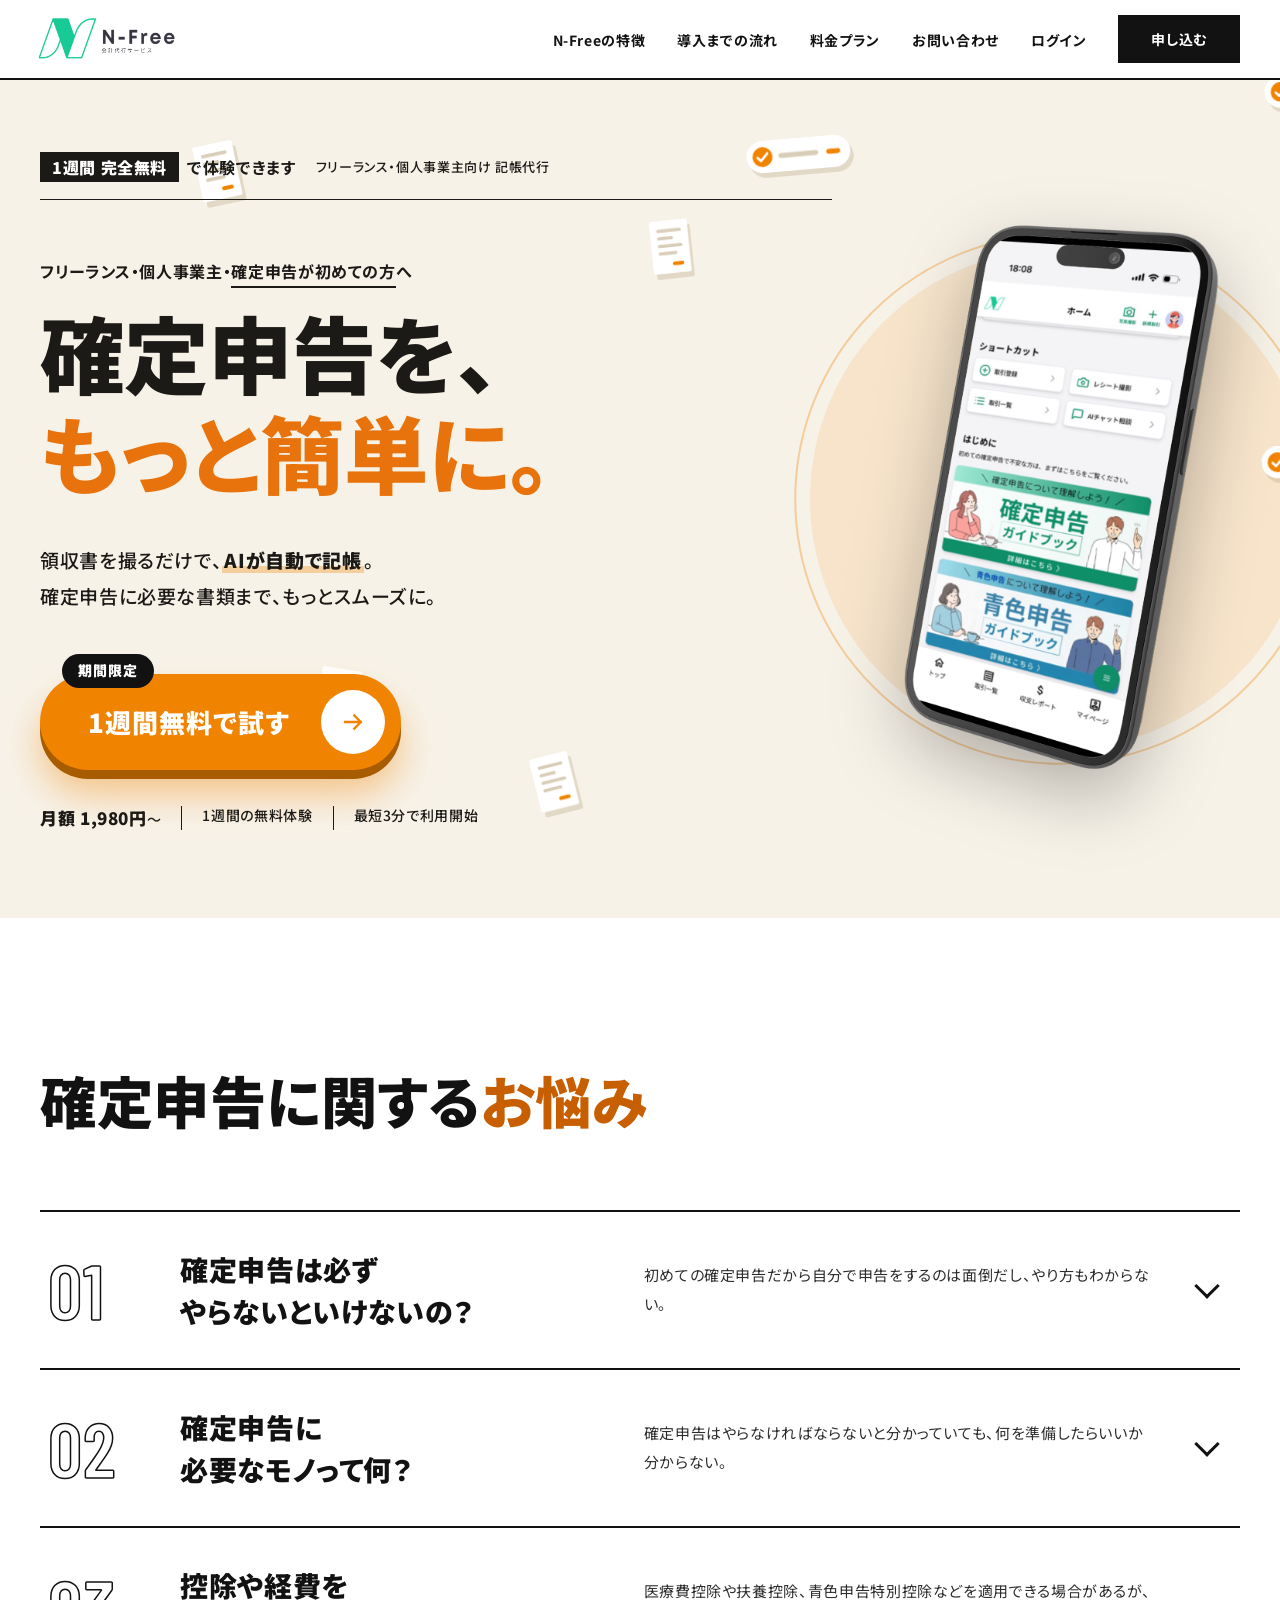
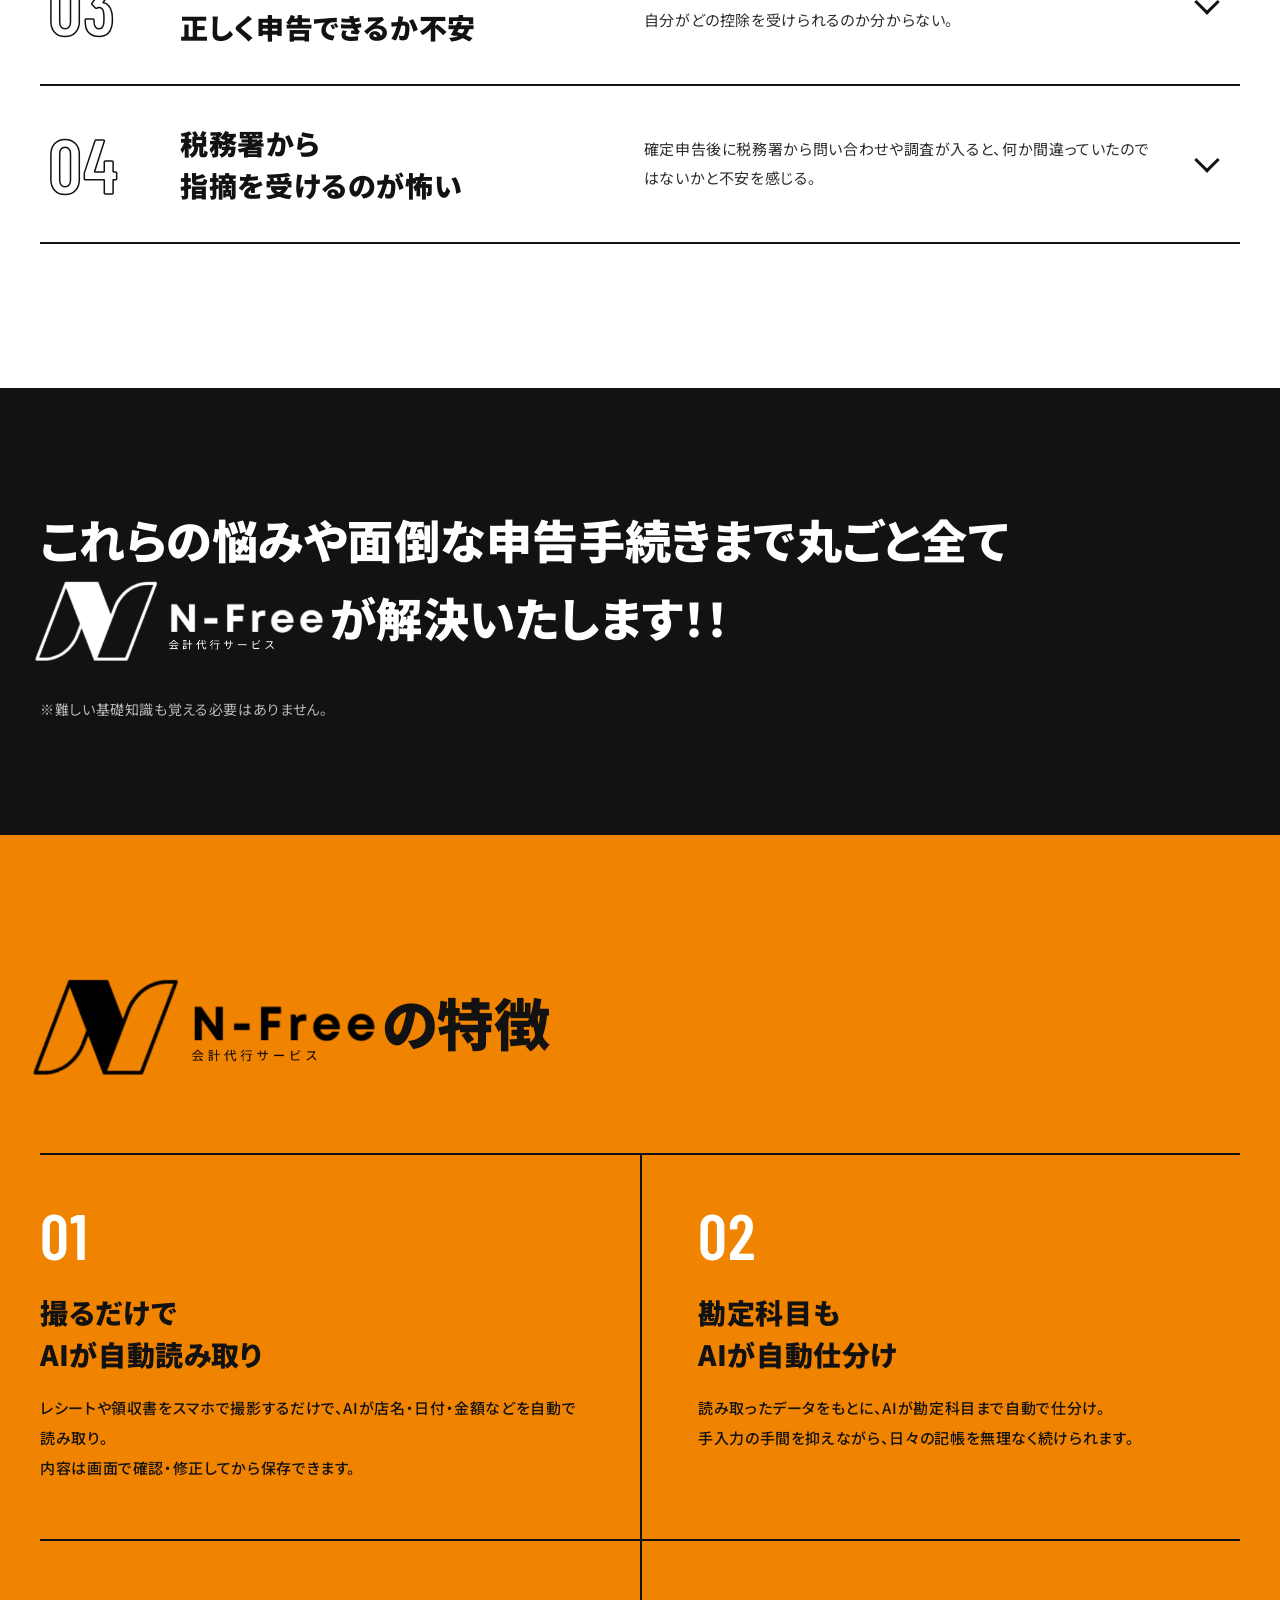
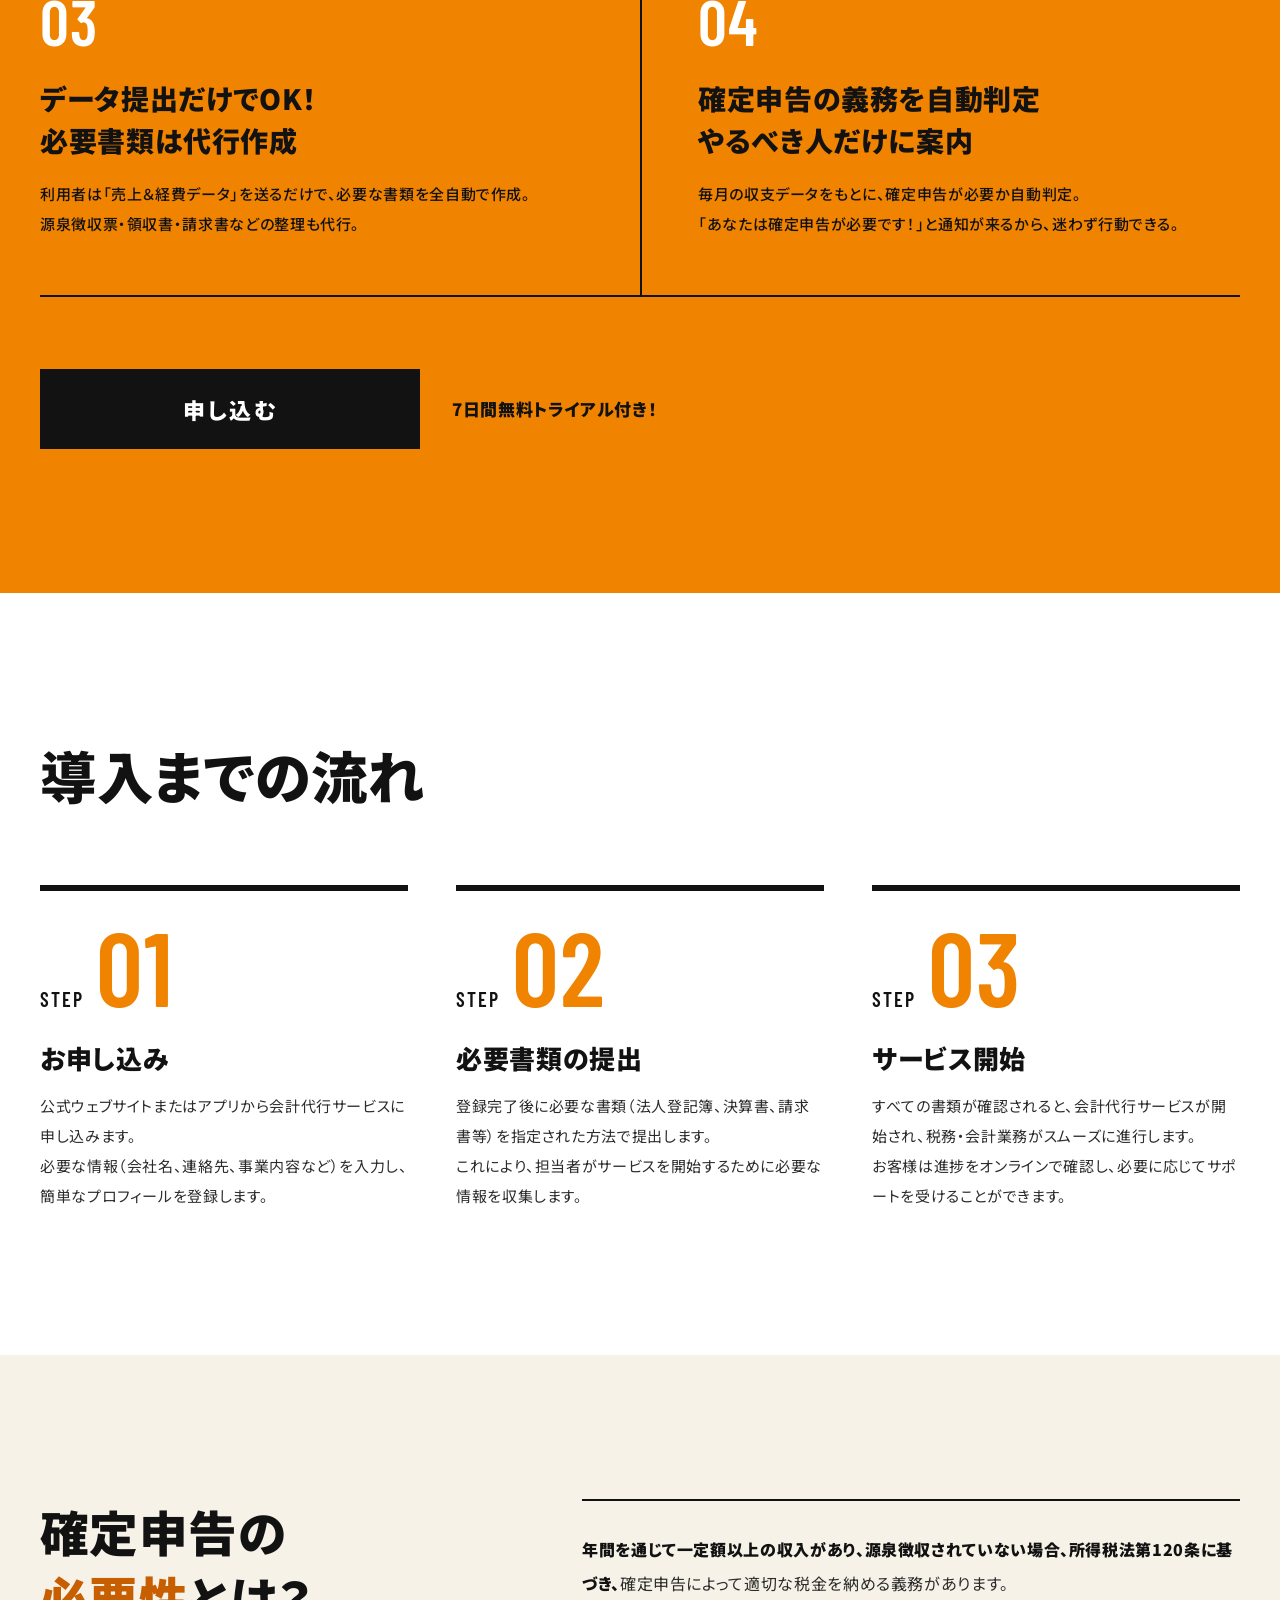
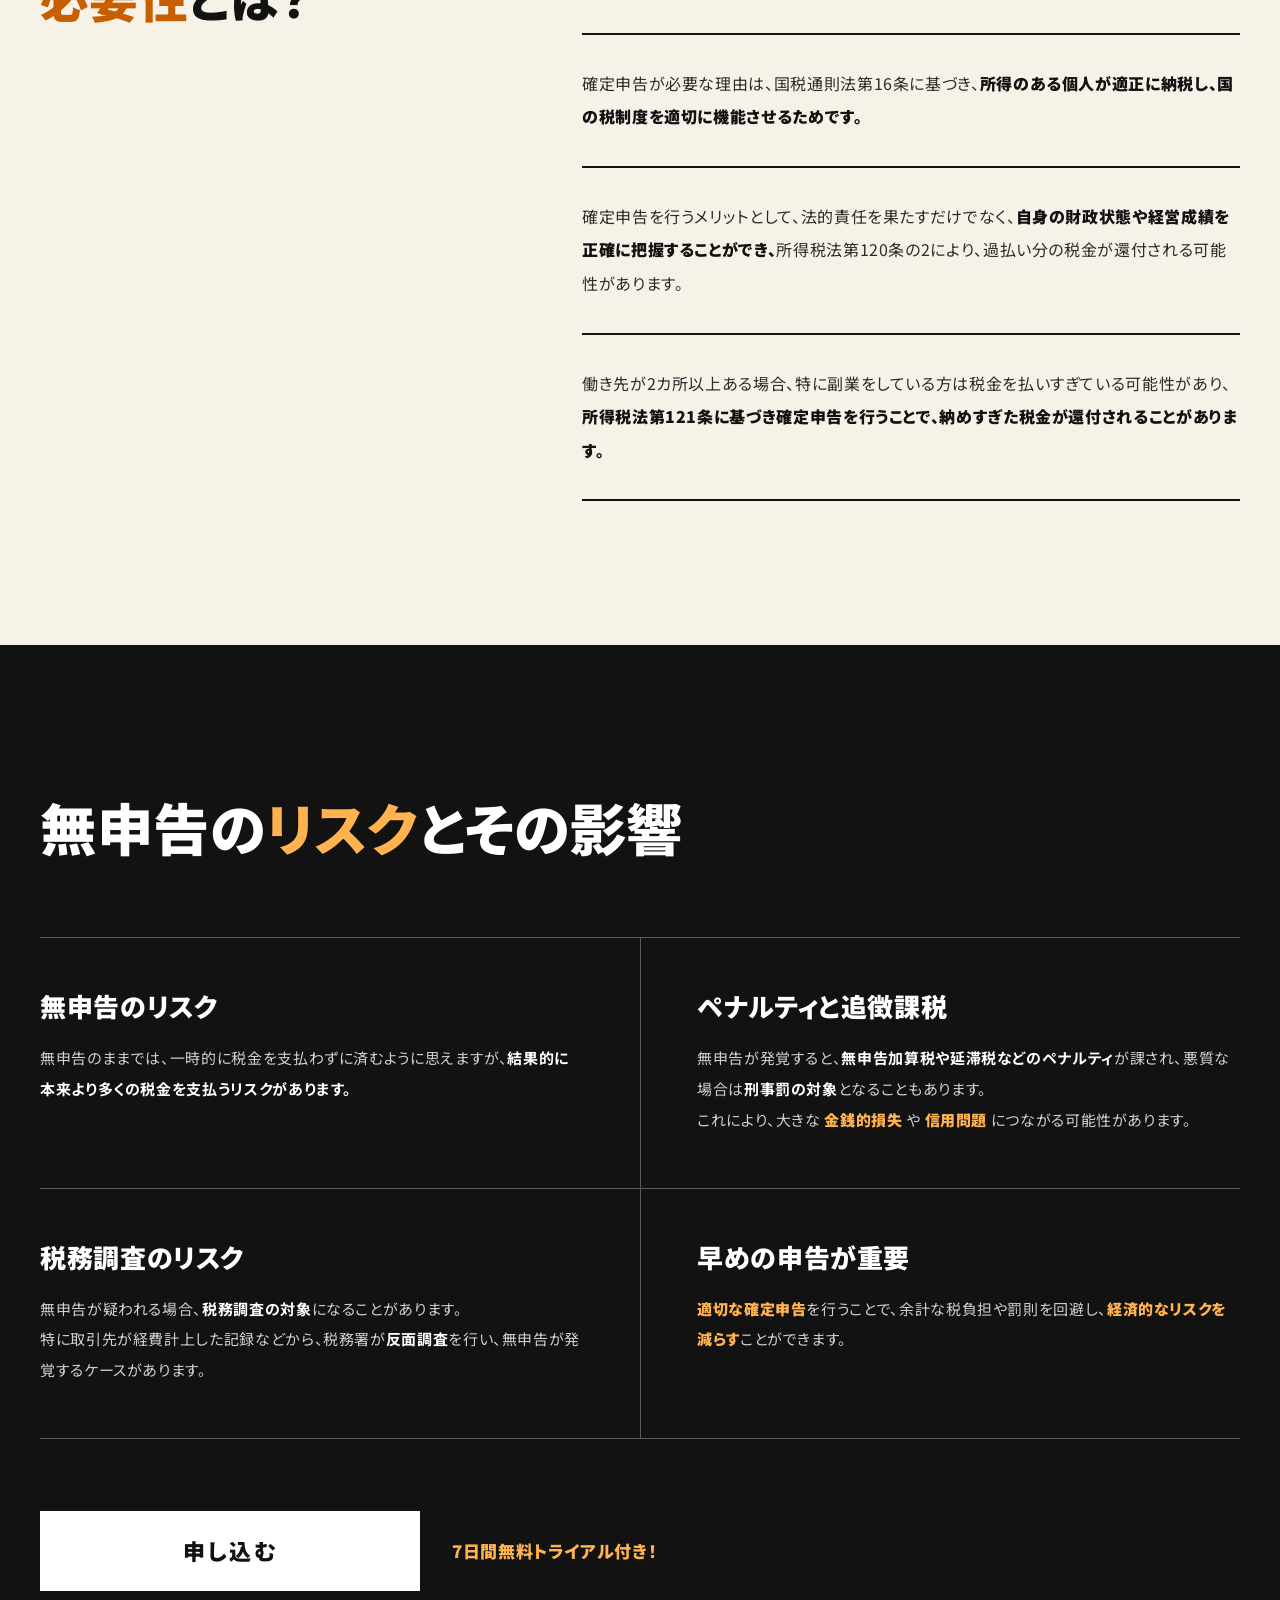
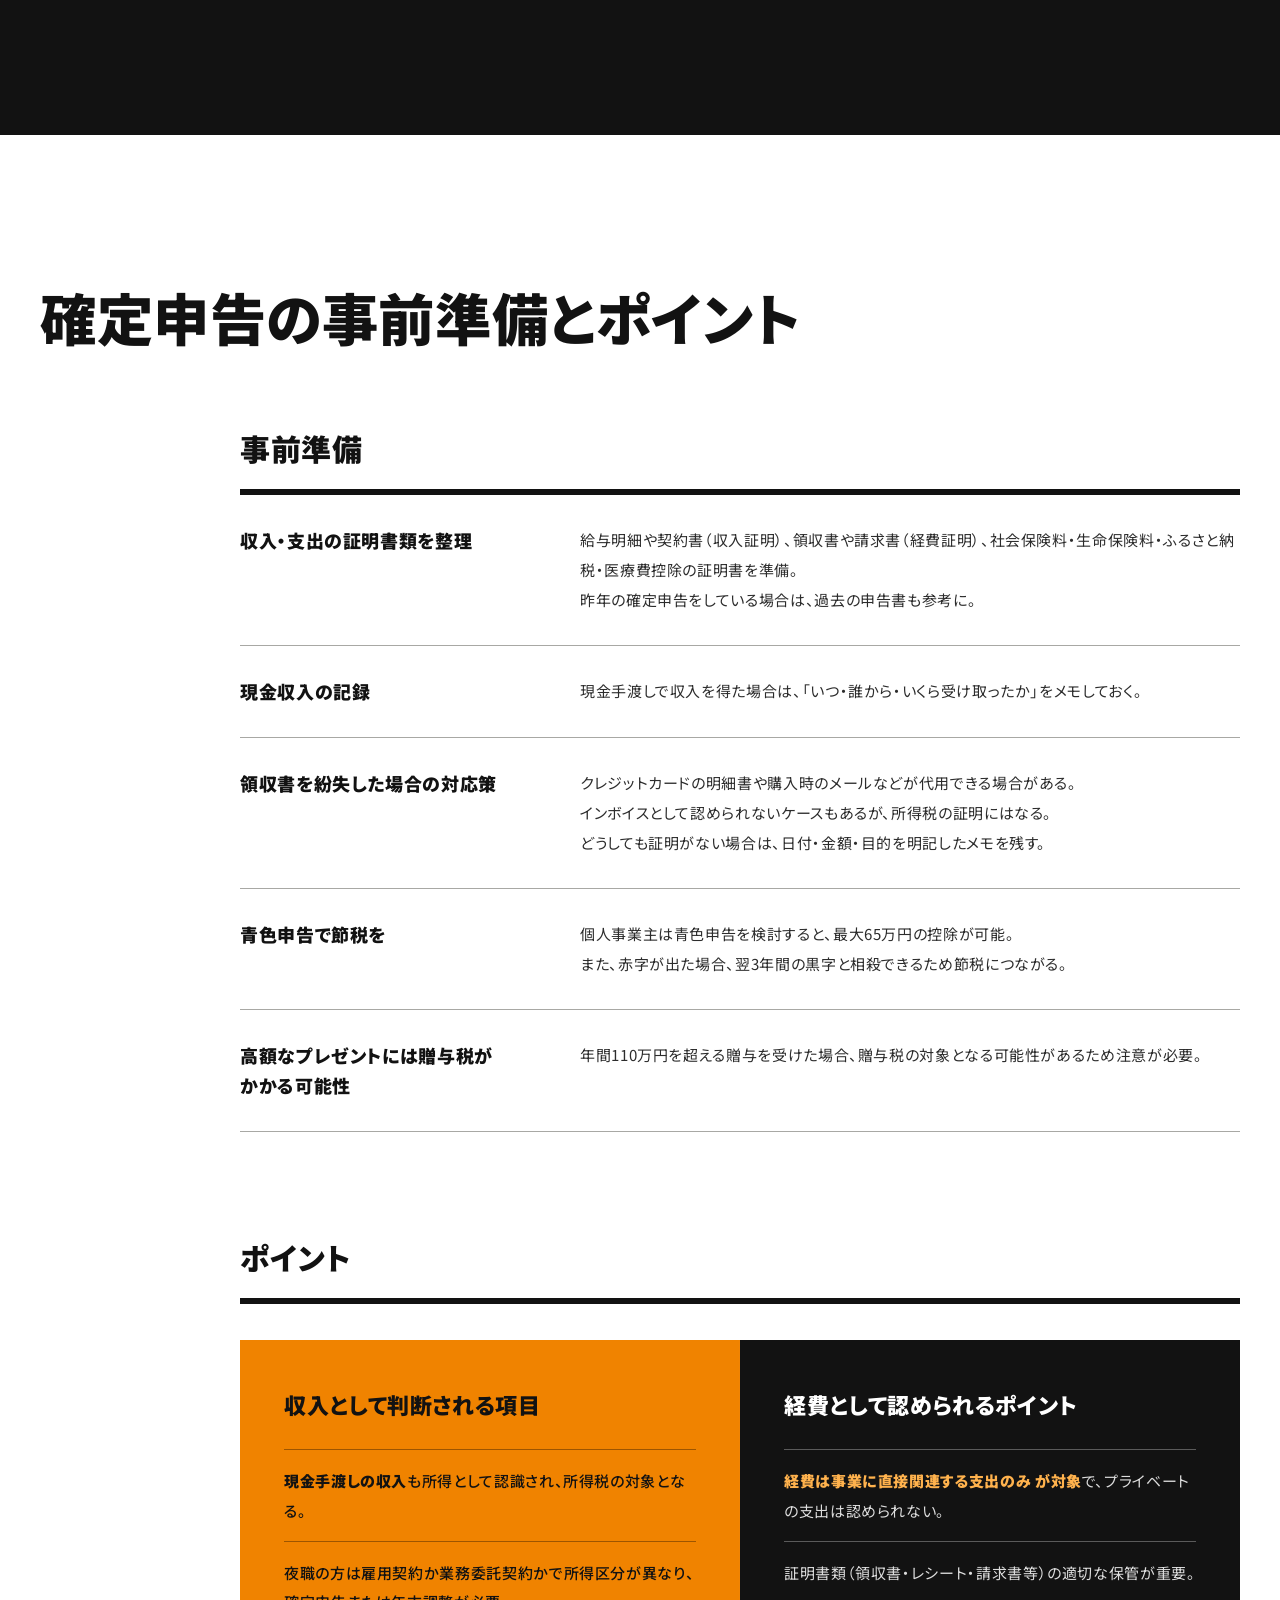
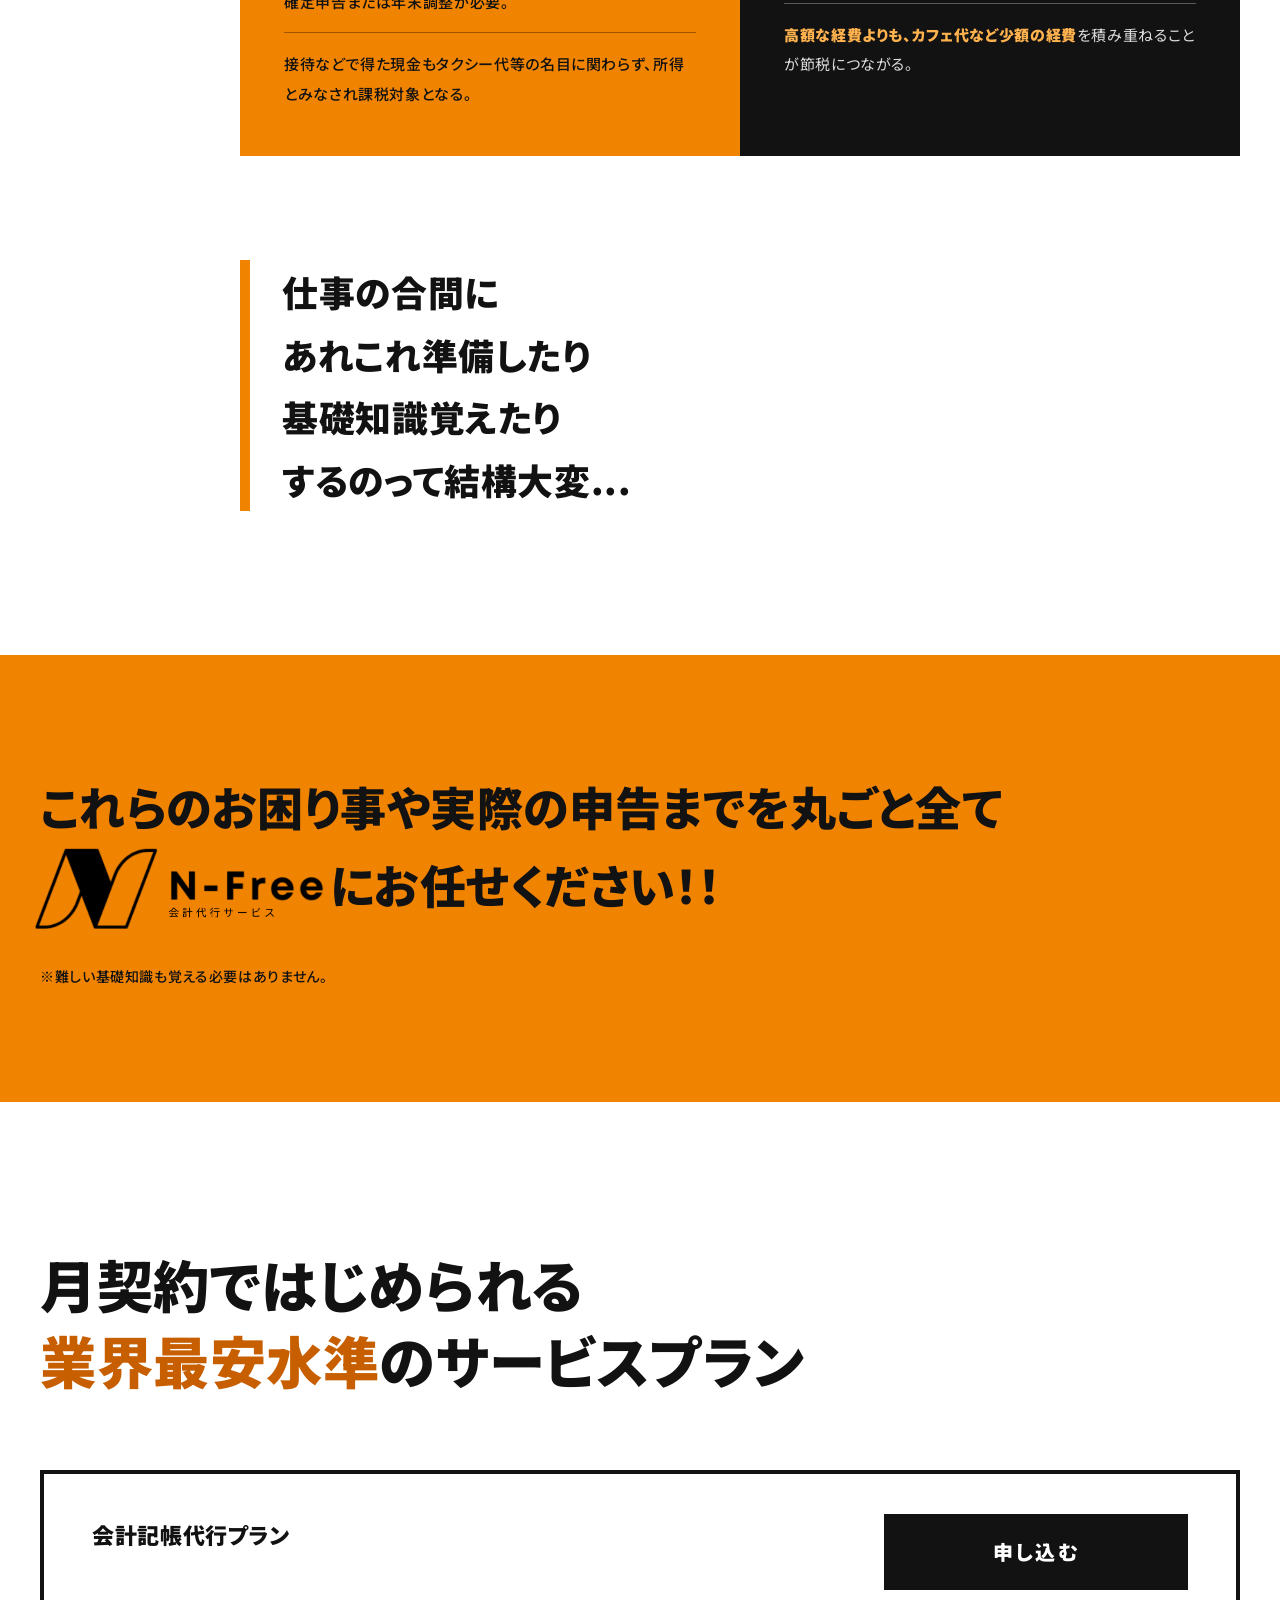
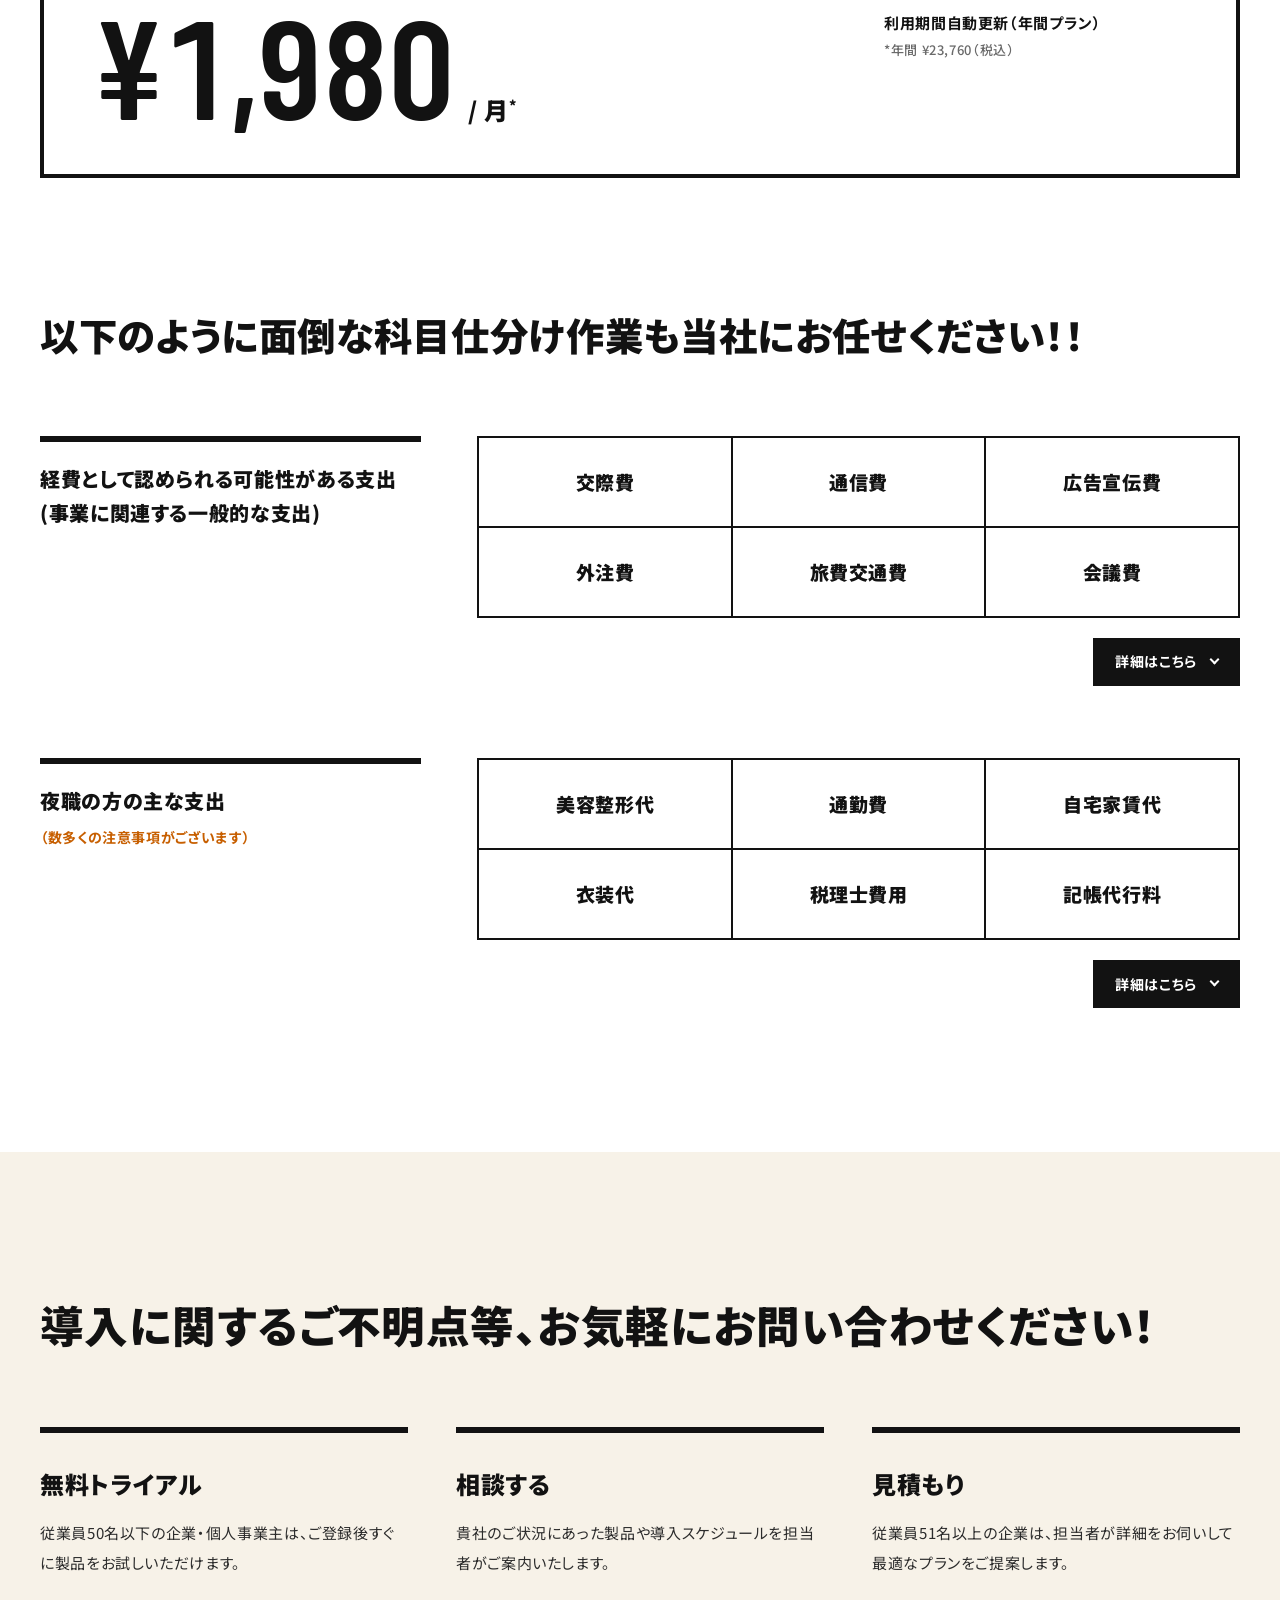
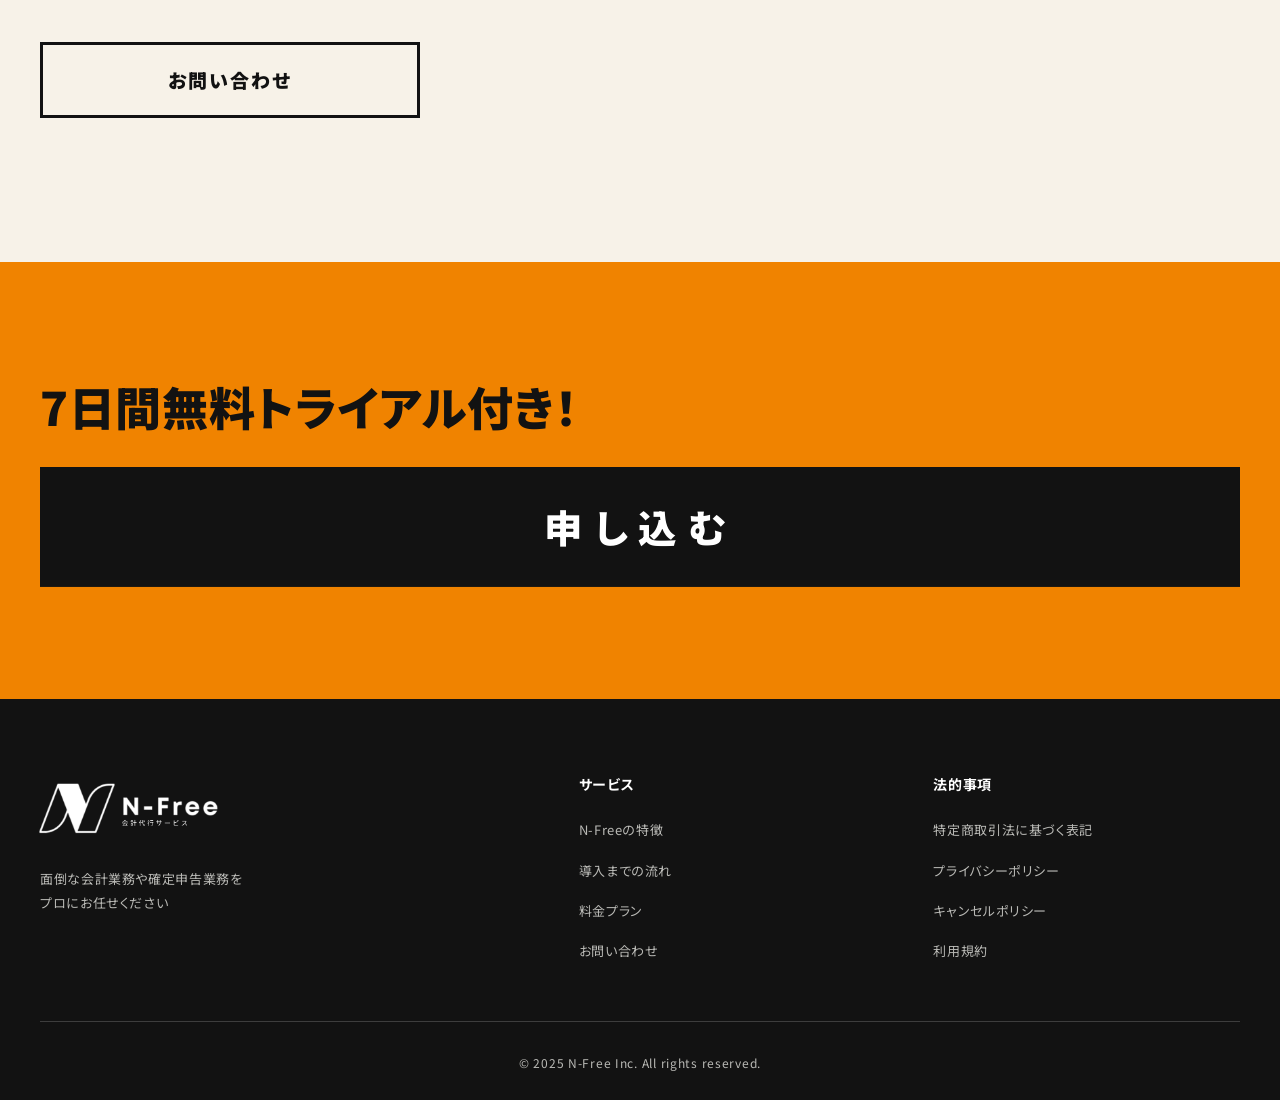
<file: index.html>
<!DOCTYPE html>
<html lang="ja">

<head>
    <meta charset="UTF-8">
    <meta name="viewport" content="width=device-width, initial-scale=1.0">
    <meta name="robots" content="noindex, nofollow">
    <link rel="preconnect" href="https://fonts.googleapis.com">
    <link rel="preconnect" href="https://fonts.gstatic.com" crossorigin>
    <link rel="stylesheet" href="https://fonts.googleapis.com/css2?family=Noto+Sans+JP:wght@400;500;700;900&family=Barlow+Condensed:wght@500;600&display=swap">
    <script>document.documentElement.classList.add('js');setTimeout(function(){if(!window.__rv)document.documentElement.classList.remove('js')},3000);</script>
    <title>N-Free 記帳代行サービス</title>
    <link rel="icon" href="image/favicon.ico" type="image/x-icon">
    <link rel="stylesheet" href="style.css">
    <link rel="stylesheet" href="https://cdnjs.cloudflare.com/ajax/libs/font-awesome/6.5.1/css/all.min.css">
    <script src="https://code.jquery.com/jquery-3.6.0.min.js"></script>
</head>

<body>
    <header>
        <div class="container">
            <div class="header-flex">
                <div class="header-img">
                    <a href="index.html"><img src="image/logo01.png" alt="N-Free"></a>
                </div>
                <nav>
                    <ul class="header-list">
                        <li><a href="index.html#sec03" class="list">N-Freeの特徴</a></li>
                        <li><a href="index.html#sec08" class="list">導入までの流れ</a></li>
                        <li><a href="index.html#sec07" class="list">料金プラン</a></li>
                        <li><a href="contact.html" class="list">お問い合わせ</a></li>
                        <li><a href="https://app.n-free.jp" class="list" target="_blank">ログイン</a></li>
                    </ul>
                </nav>
                <div class="header-actions">
                    <a href="https://app.n-free.jp" class="header-login" target="_blank">ログイン</a>
                    <div class="header-link">
                        <a href="https://app.n-free.jp/signup" target="_blank">
                            <span>申し込む</span>
                        </a>
                    </div>
                </div>
                <div id="hamburger" class="hamburger">
                    <span></span>
                    <span></span>
                    <span></span>
                </div>
            </div>
            <div class="menu-overlay"></div>
            <div class="hide-flex">
                <nav>
                    <ul class="hide-list">
                        <li><a href="index.html#sec03" class="list">N-Freeの特徴</a></li>
                        <li><a href="index.html#sec08" class="list">導入までの流れ</a></li>
                        <li><a href="index.html#sec07" class="list">料金プラン</a></li>
                        <li><a href="contact.html" class="list">お問い合わせ</a></li>
                        <li><a href="https://app.n-free.jp" class="list" target="_blank">ログイン</a></li>
                    </ul>
                </nav>
                <div class="hide-link">
                    <a href="https://app.n-free.jp/signup" target="_blank">
                        <span>申し込む</span>
                    </a>
                </div>
            </div>
        </div>
    </header>
    <main>

        <section id="sec01" class="hero">
            <div class="inner hero-inner">
                <div class="hero-body">
                    <a href="https://app.n-free.jp/signup" target="_blank" rel="noopener" class="hero-promo">
                        <span class="hero-promo-headline"><strong>1週間 完全無料</strong>で体験できます</span>
                        <span class="hero-promo-sub">フリーランス・個人事業主向け 記帳代行</span>
                    </a>
                    <p class="hero-eyebrow">フリーランス・個人事業主・<span class="hero-eyebrow-em">確定申告が初めての方</span>へ</p>
                    <h1 class="hero-title">
                        <span class="hero-title-line">確定申告を、</span>
                        <span class="hero-title-line hero-title-accent">もっと簡単に。</span>
                    </h1>
                    <p class="hero-subtitle">
                        領収書を撮るだけで、<strong>AIが自動で記帳</strong>。<br>
                        確定申告に必要な書類まで、もっとスムーズに。
                    </p>
                    <div class="hero-cta">
                        <a href="https://app.n-free.jp/signup" target="_blank" rel="noopener" class="btn btn-primary btn-hero">
                            <span class="btn-tag">期間限定</span>
                            <span class="btn-label">1週間無料で試す</span>
                            <svg class="btn-arrow" width="20" height="20" viewBox="0 0 20 20" aria-hidden="true">
                                <path d="M4 10h12m-5-5l5 5-5 5" stroke="currentColor" stroke-width="1.8" fill="none" stroke-linecap="square"/>
                            </svg>
                        </a>
                    </div>
                    <ul class="hero-meta" aria-label="サービス特徴">
                        <li><strong>月額 1,980円</strong>〜</li>
                        <li>1週間の無料体験</li>
                        <li>最短3分で利用開始</li>
                    </ul>
                </div>
                <div class="hero-visual">
                    <img src="image/app-screen-home-left.png" alt="N-Free アプリのホーム画面" class="hero-app-image">
                </div>
            </div>
        </section>

        <section id="sec02" class="sec sec-problems">
            <div class="inner">
                <div class="sec-head">
                    <h2 class="sec-title">確定申告に関する<strong class="mark">お悩み</strong></h2>
                </div>
                <ul class="problem-list">
                    <li class="problem">
                        <a href="index.html#sec04">
                            <div class="problem-text">
                                <h3>確定申告は必ず<br>やらないといけないの？</h3>
                                <p>初めての確定申告だから自分で申告をするのは面倒だし、やり方もわからない。</p>
                            </div>
                        </a>
                    </li>
                    <li class="problem">
                        <a href="index.html#sec06">
                            <div class="problem-text">
                                <h3>確定申告に<br>必要なモノって何？</h3>
                                <p>確定申告はやらなければならないと分かっていても、何を準備したらいいか分からない。</p>
                            </div>
                        </a>
                    </li>
                    <li class="problem">
                        <a href="index.html#sec05">
                            <div class="problem-text">
                                <h3>控除や経費を<br>正しく申告できるか不安</h3>
                                <p>医療費控除や扶養控除、青色申告特別控除などを適用できる場合があるが、自分がどの控除を受けられるのか分からない。</p>
                            </div>
                        </a>
                    </li>
                    <li class="problem">
                        <a href="index.html#sec07">
                            <div class="problem-text">
                                <h3>税務署から<br>指摘を受けるのが怖い</h3>
                                <p>確定申告後に税務署から問い合わせや調査が入ると、何か間違っていたのではないかと不安を感じる。</p>
                            </div>
                        </a>
                    </li>
                </ul>
            </div>
            <div class="statement">
                <div class="inner">
                    <p class="statement-main">これらの悩みや面倒な申告手続きまで丸ごと全て<br><img src="image/features.png" alt="N-Free" class="statement-logo">が解決いたします！！</p>
                    <p class="statement-note">※難しい基礎知識も覚える必要はありません。</p>
                </div>
            </div>
        </section>

        <section id="sec03" class="sec sec-features">
            <div class="inner">
                <div class="sec-head">
                    <h2 class="sec-title"><img src="image/features.png" alt="N-Free" class="title-logo">の特徴</h2>
                </div>
                <ul class="feature-list">
                    <li class="feature">
                        <h3>撮るだけで<br>AIが自動読み取り</h3>
                        <p>レシートや領収書をスマホで撮影するだけで、AIが店名・日付・金額などを自動で読み取り。<br>
                            内容は画面で確認・修正してから保存できます。</p>
                    </li>
                    <li class="feature">
                        <h3>勘定科目も<br>AIが自動仕分け</h3>
                        <p>読み取ったデータをもとに、AIが勘定科目まで自動で仕分け。<br>
                            手入力の手間を抑えながら、日々の記帳を無理なく続けられます。</p>
                    </li>
                    <li class="feature">
                        <h3>データ提出だけでOK！<br>必要書類は代行作成</h3>
                        <p>利用者は「売上＆経費データ」を送るだけで、必要な書類を全自動で作成。<br>
                            源泉徴収票・領収書・請求書などの整理も代行。</p>
                    </li>
                    <li class="feature">
                        <h3>確定申告の義務を自動判定<br>やるべき人だけに案内</h3>
                        <p>毎月の収支データをもとに、確定申告が必要か自動判定。<br>
                            「あなたは確定申告が必要です！」と通知が来るから、迷わず行動できる。</p>
                    </li>
                </ul>
                <div class="cta">
                    <p class="cta-note">7日間無料トライアル付き！</p>
                    <a href="https://app.n-free.jp/signup" target="_blank" class="btn btn-primary btn-cta"><span>申し込む</span></a>
                </div>
            </div>
        </section>

        <section id="sec08" class="sec sec-flow">
            <div class="inner">
                <div class="sec-head">
                    <h2 class="sec-title">導入までの流れ</h2>
                </div>
                <ol class="step-list">
                    <li class="step">
                        <div class="step-no"><span class="step-label">STEP</span><span class="step-number">01</span></div>
                        <h3>お申し込み</h3>
                        <p class="desc">
                            公式ウェブサイトまたはアプリから会計代行サービスに申し込みます。<br>
                            必要な情報（会社名、連絡先、事業内容など）を入力し、簡単なプロフィールを登録します。
                        </p>
                    </li>
                    <li class="step">
                        <div class="step-no"><span class="step-label">STEP</span><span class="step-number">02</span></div>
                        <h3>必要書類の提出</h3>
                        <p class="desc">
                            登録完了後に必要な書類（法人登記簿、決算書、請求書等）を指定された方法で提出します。<br>
                            これにより、担当者がサービスを開始するために必要な情報を収集します。
                        </p>
                    </li>
                    <li class="step">
                        <div class="step-no"><span class="step-label">STEP</span><span class="step-number">03</span></div>
                        <h3>サービス開始</h3>
                        <p class="desc">
                            すべての書類が確認されると、会計代行サービスが開始され、税務・会計業務がスムーズに進行します。<br>
                            お客様は進捗をオンラインで確認し、必要に応じてサポートを受けることができます。
                        </p>
                    </li>
                </ol>
            </div>
        </section>

        <section id="sec04" class="sec sec-needs">
            <div class="inner">
                <div class="sec-head">
                    <h2 class="sec-title">確定申告の<strong class="mark mark-green">必要性</strong>とは？</h2>
                </div>
                <ul class="needs-list">
                    <li><strong>年間を通じて一定額以上の収入があり、源泉徴収されていない場合、所得税法第120条に基づき、</strong>確定申告によって適切な税金を納める義務があります。</li>
                    <li>確定申告が必要な理由は、国税通則法第16条に基づき、<strong>所得のある個人が適正に納税し、国の税制度を適切に機能させるためです。</strong></li>
                    <li>確定申告を行うメリットとして、法的責任を果たすだけでなく、<strong>自身の財政状態や経営成績を正確に把握することができ、</strong>所得税法第120条の2により、過払い分の税金が還付される可能性があります。</li>
                    <li>働き先が2カ所以上ある場合、特に副業をしている方は税金を払いすぎている可能性があり、<strong>所得税法第121条に基づき確定申告を行うことで、納めすぎた税金が還付されることがあります。</strong></li>
                </ul>
            </div>
        </section>

        <section id="sec05" class="sec sec-risk">
            <div class="inner">
                <div class="sec-head">
                    <h2 class="sec-title">無申告の<strong class="mark mark-green">リスク</strong>とその影響</h2>
                </div>
                <ul class="risk-list">
                    <li class="risk">
                        <div class="risk-text">
                            <h3>無申告のリスク</h3>
                            <p>
                                無申告のままでは、一時的に税金を支払わずに済むように思えますが、<strong>結果的に本来より多くの税金を支払うリスクがあります。</strong>
                            </p>
                        </div>
                    </li>
                    <li class="risk">
                        <div class="risk-text">
                            <h3>ペナルティと追徴課税</h3>
                            <p>
                                無申告が発覚すると、<strong>無申告加算税や延滞税などのペナルティ</strong>が課され、悪質な場合は<strong>刑事罰の対象</strong>となることもあります。<br>
                                これにより、大きな <span class="hl">金銭的損失</span> や <span class="hl">信用問題</span>
                                につながる可能性があります。
                            </p>
                        </div>
                    </li>
                    <li class="risk">
                        <div class="risk-text">
                            <h3>税務調査のリスク</h3>
                            <p>
                                無申告が疑われる場合、<strong>税務調査の対象</strong>になることがあります。<br>
                                特に取引先が経費計上した記録などから、税務署が<strong>反面調査</strong>を行い、無申告が発覚するケースがあります。
                            </p>
                        </div>
                    </li>
                    <li class="risk">
                        <div class="risk-text">
                            <h3>早めの申告が重要</h3>
                            <p>
                                <span class="hl">適切な確定申告</span>を行うことで、余計な税負担や罰則を回避し、<span class="hl">経済的なリスクを減らす</span>ことができます。
                            </p>
                        </div>
                    </li>
                </ul>
                <div class="cta">
                    <p class="cta-note">7日間無料トライアル付き！</p>
                    <a href="https://app.n-free.jp/signup" target="_blank" class="btn btn-primary btn-cta"><span>申し込む</span></a>
                </div>
            </div>
        </section>

        <section id="sec06" class="sec sec-prep">
            <div class="inner">
                <div class="sec-head">
                    <h2 class="sec-title">確定申告の事前準備とポイント</h2>
                </div>
                <div class="prep-body">
                    <div class="prep-block prep-reserve">
                        <h2 class="sub-title">事前準備</h2>
                        <ul class="reserve-list">
                            <li>
                                <h3>収入・支出の証明書類を整理</h3>
                                <p>給与明細や契約書（収入証明）、領収書や請求書（経費証明）、社会保険料・生命保険料・ふるさと納税・医療費控除の証明書を準備。<br>昨年の確定申告をしている場合は、過去の申告書も参考に。</p>
                            </li>
                            <li>
                                <h3>現金収入の記録</h3>
                                <p>現金手渡しで収入を得た場合は、「いつ・誰から・いくら受け取ったか」をメモしておく。</p>
                            </li>
                            <li>
                                <h3>領収書を紛失した場合の対応策</h3>
                                <p>クレジットカードの明細書や購入時のメールなどが代用できる場合がある。<br>インボイスとして認められないケースもあるが、所得税の証明にはなる。<br>どうしても証明がない場合は、日付・金額・目的を明記したメモを残す。</p>
                            </li>
                            <li>
                                <h3>青色申告で節税を</h3>
                                <p>個人事業主は青色申告を検討すると、最大65万円の控除が可能。<br>また、赤字が出た場合、翌3年間の黒字と相殺できるため節税につながる。</p>
                            </li>
                            <li>
                                <h3>高額なプレゼントには贈与税がかかる可能性</h3>
                                <p>年間110万円を超える贈与を受けた場合、贈与税の対象となる可能性があるため注意が必要。</p>
                            </li>
                        </ul>
                    </div>
                    <div class="prep-block prep-point">
                        <h2 class="sub-title">ポイント</h2>
                        <div class="point-grid">
                            <div class="point">
                                <h3>収入として判断される項目</h3>
                                <p><strong>現金手渡しの収入</strong>も所得として認識され、所得税の対象となる。</p>
                                <p>夜職の方は雇用契約か業務委託契約かで所得区分が異なり、確定申告または年末調整が必要。</p>
                                <p>接待などで得た現金もタクシー代等の名目に関わらず、所得とみなされ課税対象となる。</p>
                            </div>
                            <div class="point">
                                <h3>経費として認められるポイント</h3>
                                <p><strong>経費は事業に直接関連する支出のみ が対象</strong>で、プライベートの支出は認められない。</p>
                                <p>証明書類（領収書・レシート・請求書等）の適切な保管が重要。</p>
                                <p><strong>高額な経費よりも、カフェ代など少額の経費</strong>を積み重ねることが節税につながる。</p>
                            </div>
                        </div>
                    </div>
                    <p class="voice">仕事の合間に<br>あれこれ準備したり<br>基礎知識覚えたり<br>するのって結構大変...</p>
                </div>
            </div>
        </section>

        <section id="sec07" class="sec sec-price">
            <div class="statement statement-2">
                <div class="inner">
                    <p class="statement-main">これらのお困り事や実際の申告までを丸ごと全て<br><img src="image/features.png" alt="N-Free" class="statement-logo">にお任せください！！</p>
                    <p class="statement-note">※難しい基礎知識も覚える必要はありません。</p>
                </div>
            </div>
            <div class="inner">
                <div class="sec-head">
                    <h2 class="sec-title">月契約ではじめられる<br><strong class="mark mark-green">業界最安水準</strong>のサービスプラン</h2>
                </div>
                <div class="plan">
                    <p class="plan-name">会計記帳代行プラン</p>
                    <p class="plan-price"><strong>¥1,980</strong> / 月<span class="plan-ast">*</span></p>
                    <p class="plan-action"><a href="https://app.n-free.jp/signup" target="_blank" class="btn btn-primary btn-plan">申し込む</a></p>
                    <p class="plan-note">利用期間自動更新（年間プラン）<br><span class="plan-note-small">*年間 ¥23,760（税込）</span></p>
                </div>

                <h3 class="expense-lead">以下のように面倒な科目仕分け作業も<br class="sp-only">当社にお任せください！！</h3>

                <div class="expense expense-1">
                    <h2 class="expense-title">経費として認められる可能性がある支出<br>(事業に関連する一般的な支出)</h2>
                    <ul class="expense-tags">
                        <li>交際費</li>
                        <li>通信費</li>
                        <li>広告宣伝費</li>
                        <li>外注費</li>
                        <li>旅費交通費</li>
                        <li>会議費</li>
                    </ul>
                    <p class="expense-more"><button type="button" class="toggle01 expense-toggle">詳細はこちら</button></p>
                    <div class="table-container01 expense-table-wrap">
                        <table class="expense-table">
                            <thead>
                                <tr>
                                    <th class="narrow">項目</th>
                                    <th>具体例</th>
                                </tr>
                            </thead>
                            <tbody>
                                <tr><td class="narrow">交際費</td><td>取引先との接待や贈答</td></tr>
                                <tr><td class="narrow">会議費</td><td>会議を目的とした支出（1人10,000円以下）</td></tr>
                                <tr><td class="narrow">旅費交通費</td><td>事業上必要な旅費や交通費</td></tr>
                                <tr><td class="narrow">外注費</td><td>業務委託費用</td></tr>
                                <tr><td class="narrow">通信費</td><td>インターネット利用料、郵送費</td></tr>
                                <tr><td class="narrow">広告宣伝費</td><td>名刺代、チラシ、パンフレット、ホームページ</td></tr>
                            </tbody>
                        </table>
                    </div>
                </div>

                <div class="expense expense-2">
                    <h2 class="expense-title">夜職の方の主な支出<strong class="mark mark-green"><br class="sp-only">（数多くの注意事項がございます）</strong></h2>
                    <ul class="expense-tags">
                        <li>美容整形代</li>
                        <li>通勤費</li>
                        <li>自宅家賃代</li>
                        <li>衣装代</li>
                        <li>税理士費用</li>
                        <li>記帳代行料</li>
                    </ul>
                    <p class="expense-more"><button type="button" class="toggle02 expense-toggle">詳細はこちら</button></p>
                    <div class="table-container02 expense-table-wrap">
                        <table class="expense-table">
                            <thead>
                                <tr>
                                    <th class="narrow">項目</th>
                                    <th>具体例</th>
                                </tr>
                            </thead>
                            <tbody>
                                <tr><td class="narrow">衣装代</td><td>お店で着る衣装代やドレス代、ヌーブラ、コスプレ、ストール</td></tr>
                                <tr><td class="narrow">通勤費</td><td>自宅とお店までの交通費として電車代やタクシー代</td></tr>
                                <tr><td class="narrow">通信費</td><td>スマートフォン本体代、インターネット利用料、電話代</td></tr>
                                <tr><td class="narrow">小物代</td><td>ハンカチ、ライター、バッグ、名刺入れなど</td></tr>
                                <tr><td class="narrow">自宅家賃</td><td>賃貸借契約している賃料</td></tr>
                                <tr><td class="narrow">美容整形代</td><td>美容院でのエステや脱毛、ネイル</td></tr>
                                <tr><td class="narrow">名刺代</td><td>名刺作成費用</td></tr>
                                <tr><td class="narrow">書籍や新聞代</td><td>自分磨きに関連した本の購入費やサブスク料</td></tr>
                                <tr><td class="narrow">交際費</td><td>同伴やアフターなど、お客さんとのご飯代のうち支払った分やお客さんへのプレゼント代</td></tr>
                                <tr><td class="narrow">税理士費用</td><td>税理士への顧問料や確定申告費用</td></tr>
                                <tr><td class="narrow">記帳代行料</td><td>領収書や通帳のコピーなどの取引記録の代行料</td></tr>
                                <tr><td class="narrow">雑費</td><td>ヘアセット代</td></tr>
                                <tr><td class="narrow">アクセサリー</td><td>かばん、靴、バッグ、ネックレスなどアクセサリー類</td></tr>
                                <tr><td class="narrow">ジム代</td><td>トレーニングジム代</td></tr>
                                <tr><td class="narrow">その他</td><td>お仕事に関連する出費</td></tr>
                            </tbody>
                        </table>
                    </div>
                </div>
            </div>
        </section>

        <section id="sec09" class="sec sec-contact">
            <div class="inner">
                <div class="sec-head">
                    <h2 class="sec-title">導入に関するご不明点等、<br class="sp-only">お気軽にお問い合わせください！</h2>
                </div>
                <ul class="contact-list">
                    <li class="contact-item">
                        <div class="contact-text">
                            <h3>無料トライアル</h3>
                            <p>従業員50名以下の企業・個人事業主は、ご登録後すぐに製品をお試しいただけます。</p>
                        </div>
                    </li>
                    <li class="contact-item">
                        <div class="contact-text">
                            <h3>相談する</h3>
                            <p>貴社のご状況にあった製品や導入スケジュールを担当者がご案内いたします。</p>
                        </div>
                    </li>
                    <li class="contact-item">
                        <div class="contact-text">
                            <h3>見積もり</h3>
                            <p>従業員51名以上の企業は、担当者が詳細をお伺いして最適なプランをご提案します。</p>
                        </div>
                    </li>
                </ul>
                <p class="contact-action"><a href="contact.html" class="btn btn-secondary btn-contact">お問い合わせ</a></p>
            </div>
        </section>

        <section class="sec sec-final">
            <div class="inner">
                <div class="cta">
                    <p class="cta-note">7日間無料トライアル付き！</p>
                    <a href="https://app.n-free.jp/signup" target="_blank" class="btn btn-primary btn-cta"><span>申し込む</span></a>
                </div>
            </div>
        </section>

    </main>
    <footer>
        <div class="container">
            <div class="footer-content">
                <div class="footer-section">
                    <div class="footer-logo">
                        <img src="image/logo01.png" alt="N-Free" style="max-width: 200px;">
                    </div>
                    <p class="footer-text">面倒な会計業務や確定申告業務を<br>プロにお任せください</p>
                </div>
                
                <div class="footer-section">
                    <h4>サービス</h4>
                    <ul class="footer-links">
                        <li><a href="index.html#sec03">N-Freeの特徴</a></li>
                        <li><a href="index.html#sec08">導入までの流れ</a></li>
                        <li><a href="index.html#sec07">料金プラン</a></li>
                        <li><a href="contact.html">お問い合わせ</a></li>
                    </ul>
                </div>
                
                <!--div class="footer-section">
                    <h4>会社情報</h4>
                    <ul class="footer-links">
                        <li><a href="index.html#sec10">会社概要</a></li>
                    </ul>
                </div-->
                
                <div class="footer-section">
                    <h4>法的事項</h4>
                    <ul class="footer-links">
                        <li><a href="tokushoho.html">特定商取引法に基づく表記</a></li>
                        <li><a href="privacy-policy.html">プライバシーポリシー</a></li>
                        <li><a href="cancel-policy.html">キャンセルポリシー</a></li>
                        <li><a href="terms-of-service.html">利用規約</a></li>
                    </ul>
                </div>
            </div>
            
            <div class="footer-bottom">
                <small>© 2025 N-Free Inc. All rights reserved.</small>
            </div>
        </div>
    </footer>
    <script src="script.js"></script>
</body>

</html>
</file>
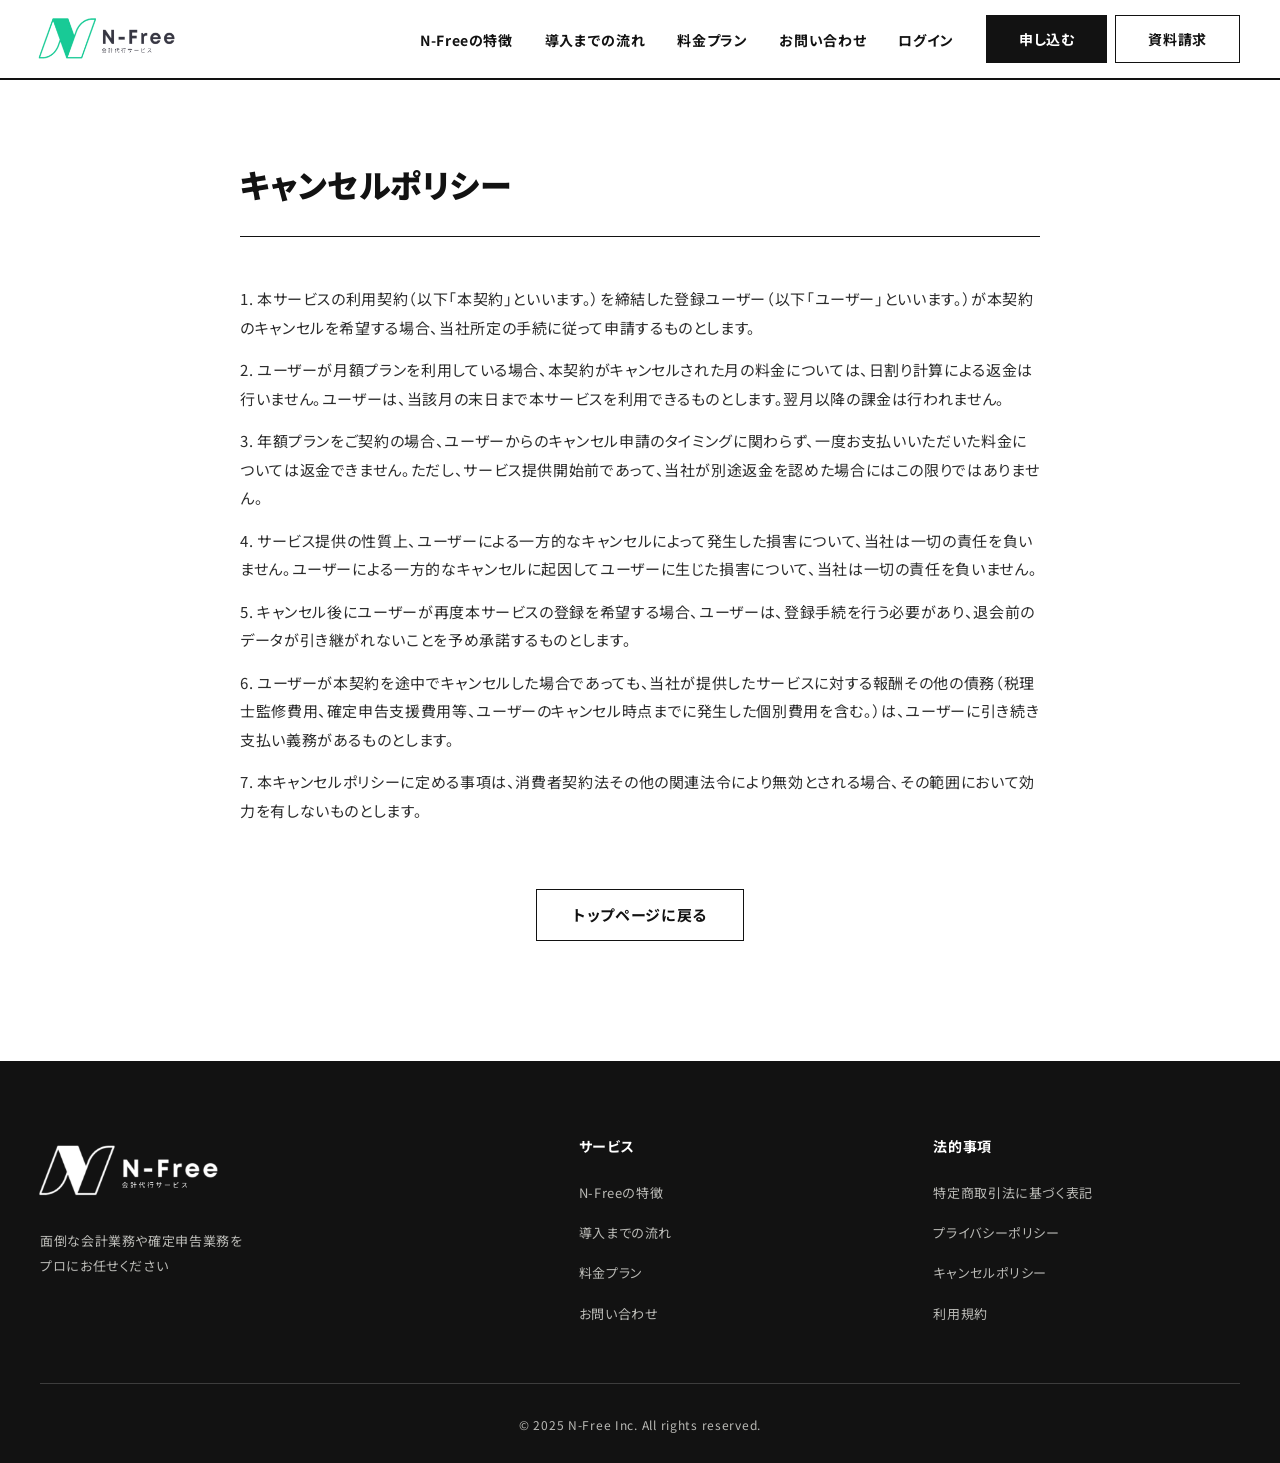
<file: cancel-policy.html>
<!DOCTYPE html>
<html lang="ja">

<head>
    <meta charset="UTF-8">
    <meta name="viewport" content="width=device-width, initial-scale=1.0">
    <meta name="robots" content="noindex, nofollow">
    <link rel="preconnect" href="https://fonts.googleapis.com">
    <link rel="preconnect" href="https://fonts.gstatic.com" crossorigin>
    <link rel="stylesheet" href="https://fonts.googleapis.com/css2?family=Noto+Sans+JP:wght@400;500;700;900&family=Barlow+Condensed:wght@500;600&display=swap">
    <script>document.documentElement.classList.add('js');setTimeout(function(){if(!window.__rv)document.documentElement.classList.remove('js')},3000);</script>
    <title>キャンセルポリシー | N-Free 記帳代行サービス</title>
    <link rel="icon" href="image/favicon.ico" type="image/x-icon">
    <link rel="stylesheet" href="style.css">
    <link rel="stylesheet" href="https://cdnjs.cloudflare.com/ajax/libs/font-awesome/6.5.1/css/all.min.css">
    <script src="https://code.jquery.com/jquery-3.6.0.min.js"></script>
</head>

<body>
    <header>
        <div class="container">
            <div class="header-flex">
                <div class="header-img">
                    <a href="index.html"><img src="image/logo01.png" alt="N-Free"></a>
                </div>
                <nav>
                    <ul class="header-list">
                        <li><a href="index.html#sec03" class="list">N-Freeの特徴</a></li>
                        <li><a href="index.html#sec08" class="list">導入までの流れ</a></li>
                        <li><a href="index.html#sec07" class="list">料金プラン</a></li>
                        <li><a href="contact.html" class="list">お問い合わせ</a></li>
                        <li><a href="https://app.n-free.jp" class="list" target="_blank">ログイン</a></li>
                    </ul>
                </nav>
                <div class="header-actions">
                    <a href="https://app.n-free.jp" class="header-login" target="_blank">ログイン</a>
                    <div class="header-link">
                        <a href="https://app.n-free.jp/signup" target="_blank">
                            <span>申し込む</span>
                        </a>
                        <a href="contact.html">
                            <span>資料請求</span>
                        </a>
                    </div>
                </div>
                <div id="hamburger" class="hamburger">
                    <span></span>
                    <span></span>
                    <span></span>
                </div>
            </div>
            <div class="menu-overlay"></div>
            <div class="hide-flex">
                <nav>
                    <ul class="hide-list">
                        <li><a href="index.html#sec03" class="list">N-Freeの特徴</a></li>
                        <li><a href="index.html#sec08" class="list">導入までの流れ</a></li>
                        <li><a href="index.html#sec07" class="list">料金プラン</a></li>
                        <li><a href="contact.html" class="list">お問い合わせ</a></li>
                        <li><a href="https://app.n-free.jp" class="list" target="_blank">ログイン</a></li>
                    </ul>
                </nav>
                <div class="hide-link">
                    <a href="https://app.n-free.jp/signup" target="_blank">
                        <span>申し込む</span>
                    </a>
                    <a href="contact.html">
                        <span>資料請求</span>
                    </a>
                </div>
            </div>
        </div>
    </header>

    <main>
        <section class="policy-page">
            <div class="policy-container">
                <h1>キャンセルポリシー</h1>
                
                <div>
                    <div>
                        <p>1. 本サービスの利用契約（以下「本契約」といいます。）を締結した登録ユーザー（以下「ユーザー」といいます。）が本契約のキャンセルを希望する場合、当社所定の手続に従って申請するものとします。</p>
                    </div>

                    <div>
                        <p>2. ユーザーが月額プランを利用している場合、本契約がキャンセルされた月の料金については、日割り計算による返金は行いません。ユーザーは、当該月の末日まで本サービスを利用できるものとします。翌月以降の課金は行われません。</p>
                    </div>

                    <div>
                        <p>3. 年額プランをご契約の場合、ユーザーからのキャンセル申請のタイミングに関わらず、一度お支払いいただいた料金については返金できません。ただし、サービス提供開始前であって、当社が別途返金を認めた場合にはこの限りではありません。</p>
                    </div>

                    <div>
                        <p>4. サービス提供の性質上、ユーザーによる一方的なキャンセルによって発生した損害について、当社は一切の責任を負いません。ユーザーによる一方的なキャンセルに起因してユーザーに生じた損害について、当社は一切の責任を負いません。</p>
                    </div>

                    <div>
                        <p>5. キャンセル後にユーザーが再度本サービスの登録を希望する場合、ユーザーは、登録手続を行う必要があり、退会前のデータが引き継がれないことを予め承諾するものとします。</p>
                    </div>

                    <div>
                        <p>6. ユーザーが本契約を途中でキャンセルした場合であっても、当社が提供したサービスに対する報酬その他の債務（税理士監修費用、確定申告支援費用等、ユーザーのキャンセル時点までに発生した個別費用を含む。）は、ユーザーに引き続き支払い義務があるものとします。</p>
                    </div>

                    <div>
                        <p>7. 本キャンセルポリシーに定める事項は、消費者契約法その他の関連法令により無効とされる場合、その範囲において効力を有しないものとします。</p>
                    </div>

                    <div class="button-center">
                        <a href="index.html" class="back-button">トップページに戻る</a>
                    </div>
                </div>
            </div>
        </section>
    </main>

    <footer>
        <div class="container">
            <div class="footer-content">
                <div class="footer-section">
                    <div class="footer-logo">
                        <img src="image/logo01.png" alt="N-Free" style="max-width: 200px;">
                    </div>
                    <p class="footer-text">面倒な会計業務や確定申告業務を<br>プロにお任せください</p>
                </div>
                
                <div class="footer-section">
                    <h4>サービス</h4>
                    <ul class="footer-links">
                        <li><a href="index.html#sec03">N-Freeの特徴</a></li>
                        <li><a href="index.html#sec08">導入までの流れ</a></li>
                        <li><a href="index.html#sec07">料金プラン</a></li>
                        <li><a href="contact.html">お問い合わせ</a></li>
                    </ul>
                </div>
                
                <!--div class="footer-section">
                    <h4>会社情報</h4>
                    <ul class="footer-links">
                        <li><a href="index.html#sec10">会社概要</a></li>
                    </ul>
                </div-->
                
                <div class="footer-section">
                    <h4>法的事項</h4>
                    <ul class="footer-links">
                        <li><a href="tokushoho.html">特定商取引法に基づく表記</a></li>
                        <li><a href="privacy-policy.html">プライバシーポリシー</a></li>
                        <li><a href="cancel-policy.html">キャンセルポリシー</a></li>
                        <li><a href="terms-of-service.html">利用規約</a></li>
                    </ul>
                </div>
            </div>
            
            <div class="footer-bottom">
                <small>© 2025 N-Free Inc. All rights reserved.</small>
            </div>
        </div>
    </footer>

    <script src="script.js"></script>
</body>

</html>
</file>
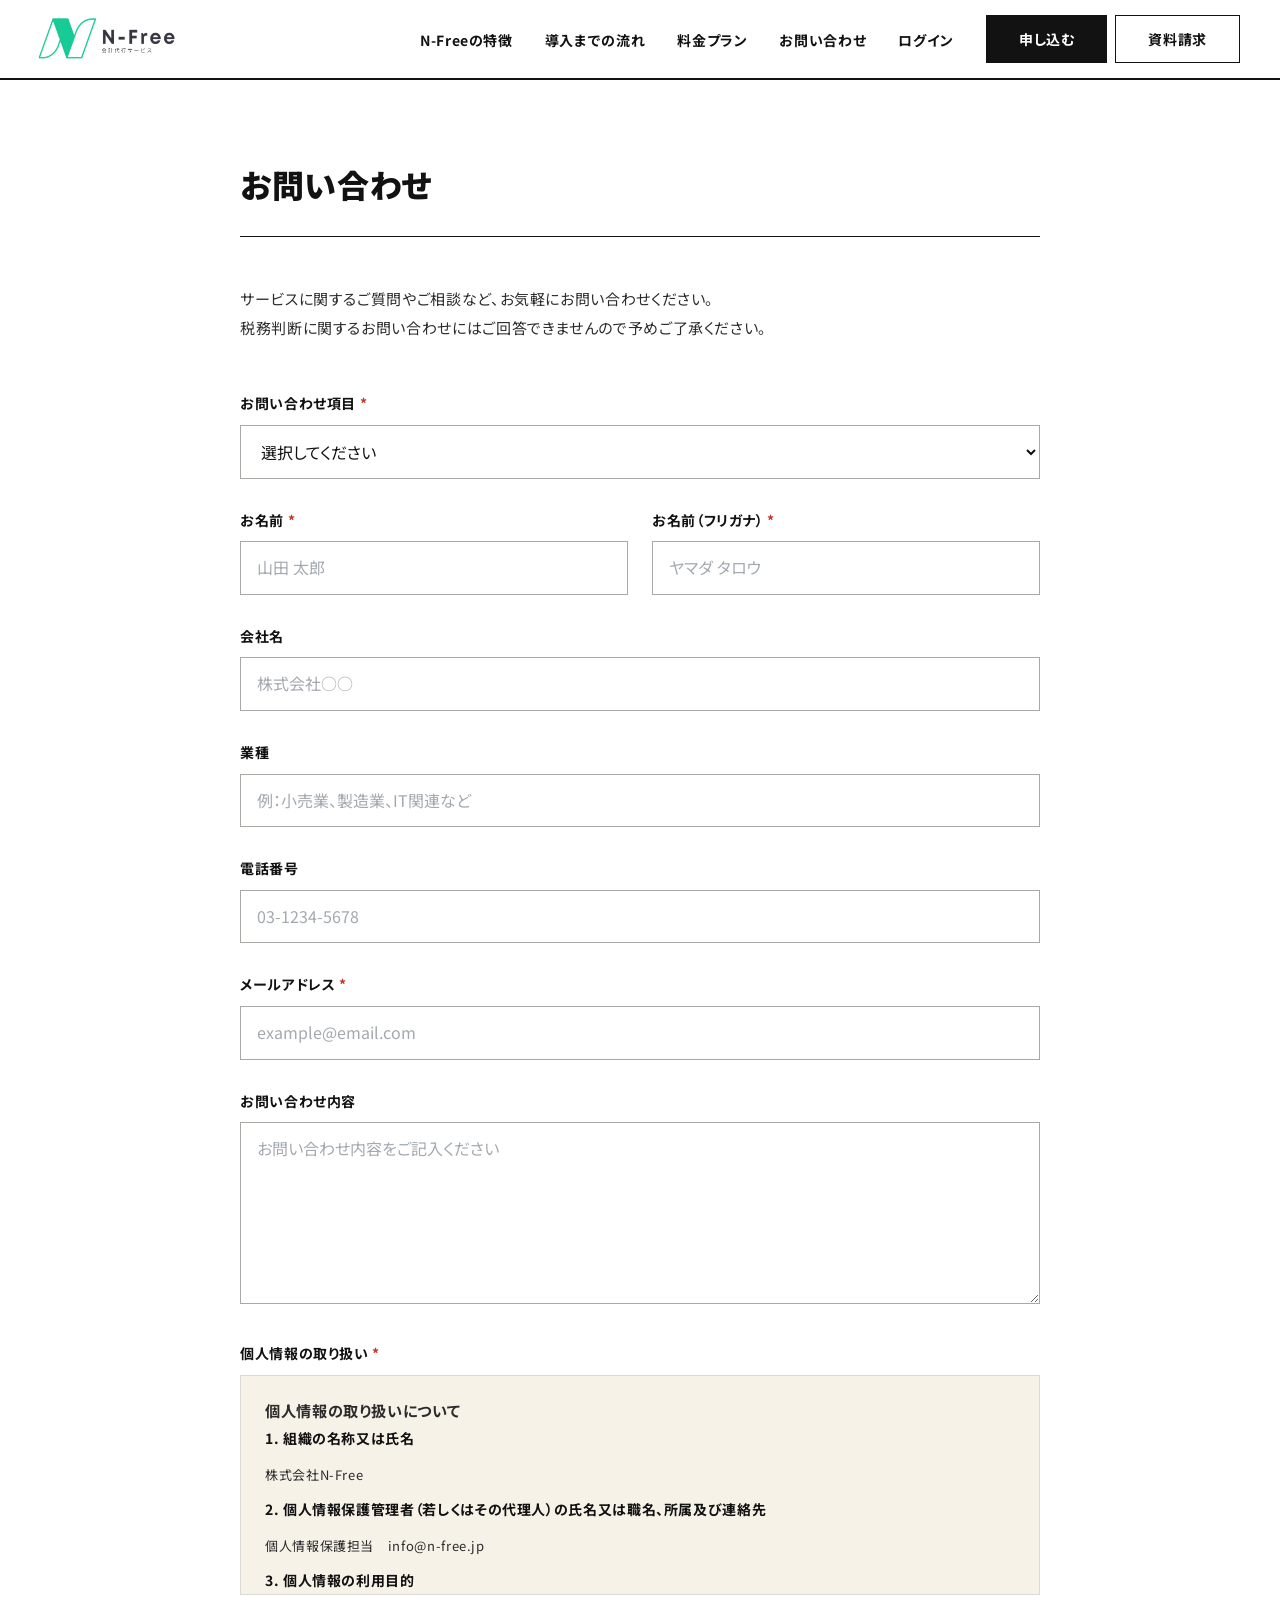
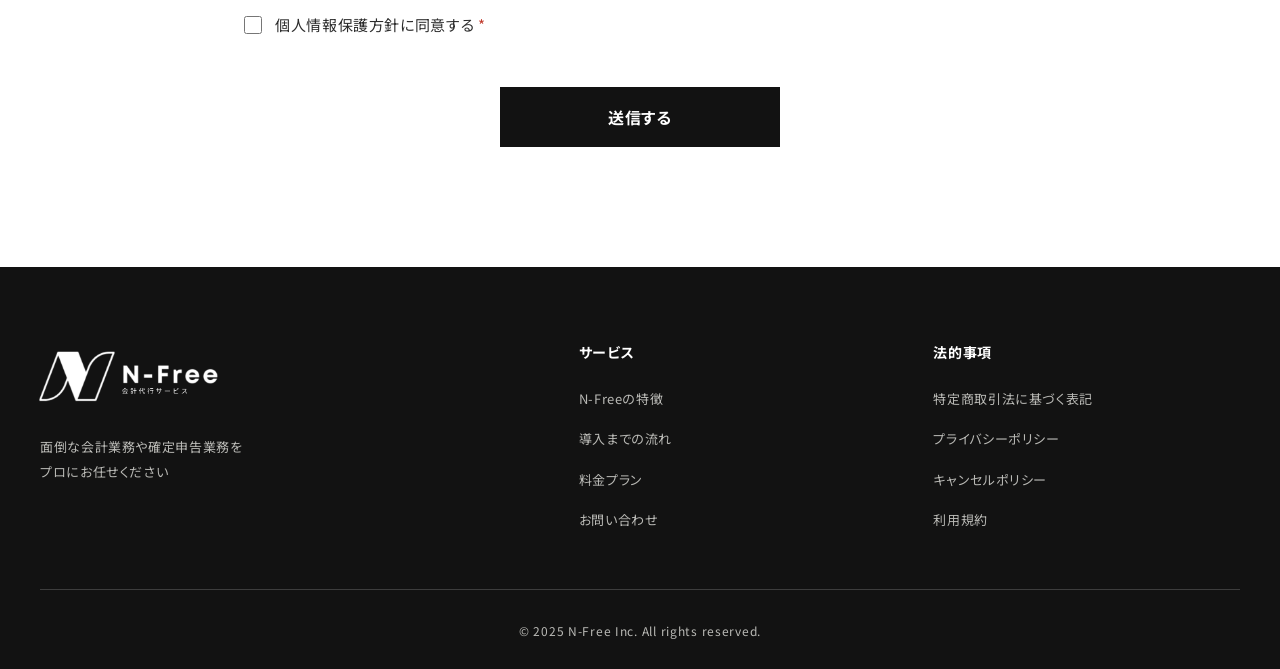
<file: contact.html>
<!DOCTYPE html>
<html lang="ja">

<head>
    <meta charset="UTF-8">
    <meta name="viewport" content="width=device-width, initial-scale=1.0">
    <meta name="robots" content="noindex, nofollow">
    <link rel="preconnect" href="https://fonts.googleapis.com">
    <link rel="preconnect" href="https://fonts.gstatic.com" crossorigin>
    <link rel="stylesheet" href="https://fonts.googleapis.com/css2?family=Noto+Sans+JP:wght@400;500;700;900&family=Barlow+Condensed:wght@500;600&display=swap">
    <script>document.documentElement.classList.add('js');setTimeout(function(){if(!window.__rv)document.documentElement.classList.remove('js')},3000);</script>
    <title>お問い合わせ | N-Free 記帳代行サービス</title>
    <link rel="icon" href="image/favicon.ico" type="image/x-icon">
    <link rel="stylesheet" href="style.css">
    <link rel="stylesheet" href="https://cdnjs.cloudflare.com/ajax/libs/font-awesome/6.5.1/css/all.min.css">
    <script src="https://code.jquery.com/jquery-3.6.0.min.js"></script>
</head>

<body>
    <header>
        <div class="container">
            <div class="header-flex">
                <div class="header-img">
                    <a href="index.html"><img src="image/logo01.png" alt="N-Free"></a>
                </div>
                <nav>
                    <ul class="header-list">
                        <li><a href="index.html#sec03" class="list">N-Freeの特徴</a></li>
                        <li><a href="index.html#sec08" class="list">導入までの流れ</a></li>
                        <li><a href="index.html#sec07" class="list">料金プラン</a></li>
                        <li><a href="contact.html" class="list">お問い合わせ</a></li>
                        <li><a href="https://app.n-free.jp" class="list" target="_blank">ログイン</a></li>
                    </ul>
                </nav>
                <div class="header-actions">
                    <a href="https://app.n-free.jp" class="header-login" target="_blank">ログイン</a>
                    <div class="header-link">
                        <a href="https://app.n-free.jp/signup" target="_blank">
                            <span>申し込む</span>
                        </a>
                        <a href="contact.html">
                            <span>資料請求</span>
                        </a>
                    </div>
                </div>
                <div id="hamburger" class="hamburger">
                    <span></span>
                    <span></span>
                    <span></span>
                </div>
            </div>
            <div class="menu-overlay"></div>
            <div class="hide-flex">
                <nav>
                    <ul class="hide-list">
                        <li><a href="index.html#sec03" class="list">N-Freeの特徴</a></li>
                        <li><a href="index.html#sec08" class="list">導入までの流れ</a></li>
                        <li><a href="index.html#sec07" class="list">料金プラン</a></li>
                        <li><a href="contact.html" class="list">お問い合わせ</a></li>
                        <li><a href="https://app.n-free.jp" class="list" target="_blank">ログイン</a></li>
                    </ul>
                </nav>
                <div class="hide-link">
                    <a href="https://app.n-free.jp/signup" target="_blank">
                        <span>申し込む</span>
                    </a>
                    <a href="contact.html">
                        <span>資料請求</span>
                    </a>
                </div>
            </div>
        </div>
    </header>

    <main>
        <section class="contact-page">
            <div class="container">
                <h1>お問い合わせ</h1>
                <p class="contact-intro">サービスに関するご質問やご相談など、お気軽にお問い合わせください。<br>税務判断に関するお問い合わせにはご回答できませんので予めご了承ください。</p>
                
                <form class="contact-form" action="#" onsubmit="return false;">
                    <!-- Honeypot field (bot protection) -->
                    <input type="text" name="_hp_check" style="display:none !important" tabindex="-1" autocomplete="off">
                    <div class="form-group">
                        <label for="inquiry-type">お問い合わせ項目 <span class="required">*</span></label>
                        <select id="inquiry-type" name="inquiry-type" required>
                            <option value="">選択してください</option>
                            <option value="資料請求する">資料請求する</option>
                            <option value="サービスについて">サービスについて</option>
                            <option value="代理店について">代理店について</option>
                            <option value="その他">その他</option>
                        </select>
                    </div>

                    <div class="form-row">
                        <div class="form-group half-width">
                            <label for="name">お名前 <span class="required">*</span></label>
                            <input type="text" id="name" name="name" required placeholder="山田 太郎">
                        </div>
                        <div class="form-group half-width">
                            <label for="name-kana">お名前（フリガナ） <span class="required">*</span></label>
                            <input type="text" id="name-kana" name="name-kana" required placeholder="ヤマダ タロウ">
                        </div>
                    </div>

                    <div class="form-group">
                        <label for="company">会社名</label>
                        <input type="text" id="company" name="company" placeholder="株式会社○○">
                    </div>

                    <div class="form-group">
                        <label for="industry">業種</label>
                        <input type="text" id="industry" name="industry" placeholder="例：小売業、製造業、IT関連など">
                    </div>

                    <div class="form-group">
                        <label for="phone">電話番号</label>
                        <input type="tel" id="phone" name="phone" placeholder="03-1234-5678">
                    </div>

                    <div class="form-group">
                        <label for="email">メールアドレス <span class="required">*</span></label>
                        <input type="email" id="email" name="email" required placeholder="example@email.com">
                    </div>

                    <div class="form-group">
                        <label for="message">お問い合わせ内容</label>
                        <textarea id="message" name="message" rows="6" placeholder="お問い合わせ内容をご記入ください"></textarea>
                    </div>

                    <div class="privacy-section">
                        <label class="privacy-label">個人情報の取り扱い <span class="required">*</span></label>
                        <div class="privacy-scroll">
                            <div class="privacy-content">
                                <h3>個人情報の取り扱いについて</h3>
                                
                                <h4>1. 組織の名称又は氏名</h4>
                                <p>株式会社N-Free</p>
                                
                                <h4>2. 個人情報保護管理者（若しくはその代理人）の氏名又は職名、所属及び連絡先</h4>
                                <p>個人情報保護担当　info@n-free.jp</p>
                                
                                <h4>3. 個人情報の利用目的</h4>
                                <ul>
                                    <li>お問い合わせ対応のため</li>
                                    <li>本サービスご利用開始手続きのため</li>
                                    <li>本サービスご提供のため</li>
                                    <li>本サービス資料ご提供のため</li>
                                    <li>お客様のご契約内容管理のため</li>
                                    <li>弊社の他サービスのご案内のため</li>
                                </ul>

                                <h4>4. 個人情報の取り扱い業務の委託</h4>
                                <p>個人情報の取扱業務の全部または一部を外部に業務委託する場合があります。その際、弊社は、個人情報を適切に保護できる管理体制を敷き実行していることを条件として委託先を厳選したうえで、機密保持契約を委託先と締結し、お客様の個人情報を厳密に管理させます。</p>

                                <h4>5. 個人情報の開示等の請求</h4>
                                <p>お客様は、弊社に対してご自身の個人情報の開示等（利用目的の通知、開示、内容の訂正・追加・削除、利用の停止または消去、第三者への提供の停止）に関して、当社問合わせ窓口に申し出ることができます。</p>
                                <p>その際、弊社はお客様ご本人を確認させていただいたうえで、合理的な期間内に対応いたします。</p>
                                <p>なお、個人情報に関する弊社問合わせ先は、次の通りです。</p>
                                
                                <div style="background-color: #f0f8ff; padding: 15px; border-radius: 5px; margin: 15px 0;">
                                    <strong>株式会社N-Free　個人情報問合せ窓口</strong><br>
                                    〒105-0013　東京都港区浜松町一丁目23番9号 セゾンビル浜松町5F<br>
                                    メールアドレス: info@n-free.jp<br>
                                    受付時間: 10：00～19：00(土・日曜日、祝日、年末年始、お盆期間、ゴールデンウィークを除く)
                                </div>

                                <h4>6. 個人情報を提供されることの任意性について</h4>
                                <p>お客様がご自身の個人情報を弊社に提供されるか否かは、お客様の任意ですが、もしご提供されない場合には、お問い合わせ対応や本サービス資料のご提供ができない場合がありますので予めご了承ください。</p>
                            </div>
                        </div>
                        <div class="privacy-agree">
                            <input type="checkbox" id="privacy-agree" name="privacy-agree" value="同意する" required>
                            <label for="privacy-agree">個人情報保護方針に同意する <span class="required">*</span></label>
                        </div>
                    </div>

                    <div class="submit-section">
                        <button type="submit" class="submit-btn">送信する</button>
                    </div>
                </form>
            </div>
        </section>
    </main>

    <footer>
        <div class="container">
            <div class="footer-content">
                <div class="footer-section">
                    <div class="footer-logo">
                        <img src="image/logo01.png" alt="N-Free" style="max-width: 200px;">
                    </div>
                    <p class="footer-text">面倒な会計業務や確定申告業務を<br>プロにお任せください</p>
                </div>
                
                <div class="footer-section">
                    <h4>サービス</h4>
                    <ul class="footer-links">
                        <li><a href="index.html#sec03">N-Freeの特徴</a></li>
                        <li><a href="index.html#sec08">導入までの流れ</a></li>
                        <li><a href="index.html#sec07">料金プラン</a></li>
                        <li><a href="contact.html">お問い合わせ</a></li>
                    </ul>
                </div>
                
                <!--div class="footer-section">
                    <h4>会社情報</h4>
                    <ul class="footer-links">
                        <li><a href="index.html#sec10">会社概要</a></li>
                    </ul>
                </div-->
                
                <div class="footer-section">
                    <h4>法的事項</h4>
                    <ul class="footer-links">
                        <li><a href="tokushoho.html">特定商取引法に基づく表記</a></li>
                        <li><a href="privacy-policy.html">プライバシーポリシー</a></li>
                        <li><a href="cancel-policy.html">キャンセルポリシー</a></li>
                        <li><a href="terms-of-service.html">利用規約</a></li>
                    </ul>
                </div>
            </div>
            
            <div class="footer-bottom">
                <small>© 2025 N-Free Inc. All rights reserved.</small>
            </div>
        </div>
    </footer>

    <script src="script.js"></script>
</body>

</html>
</file>
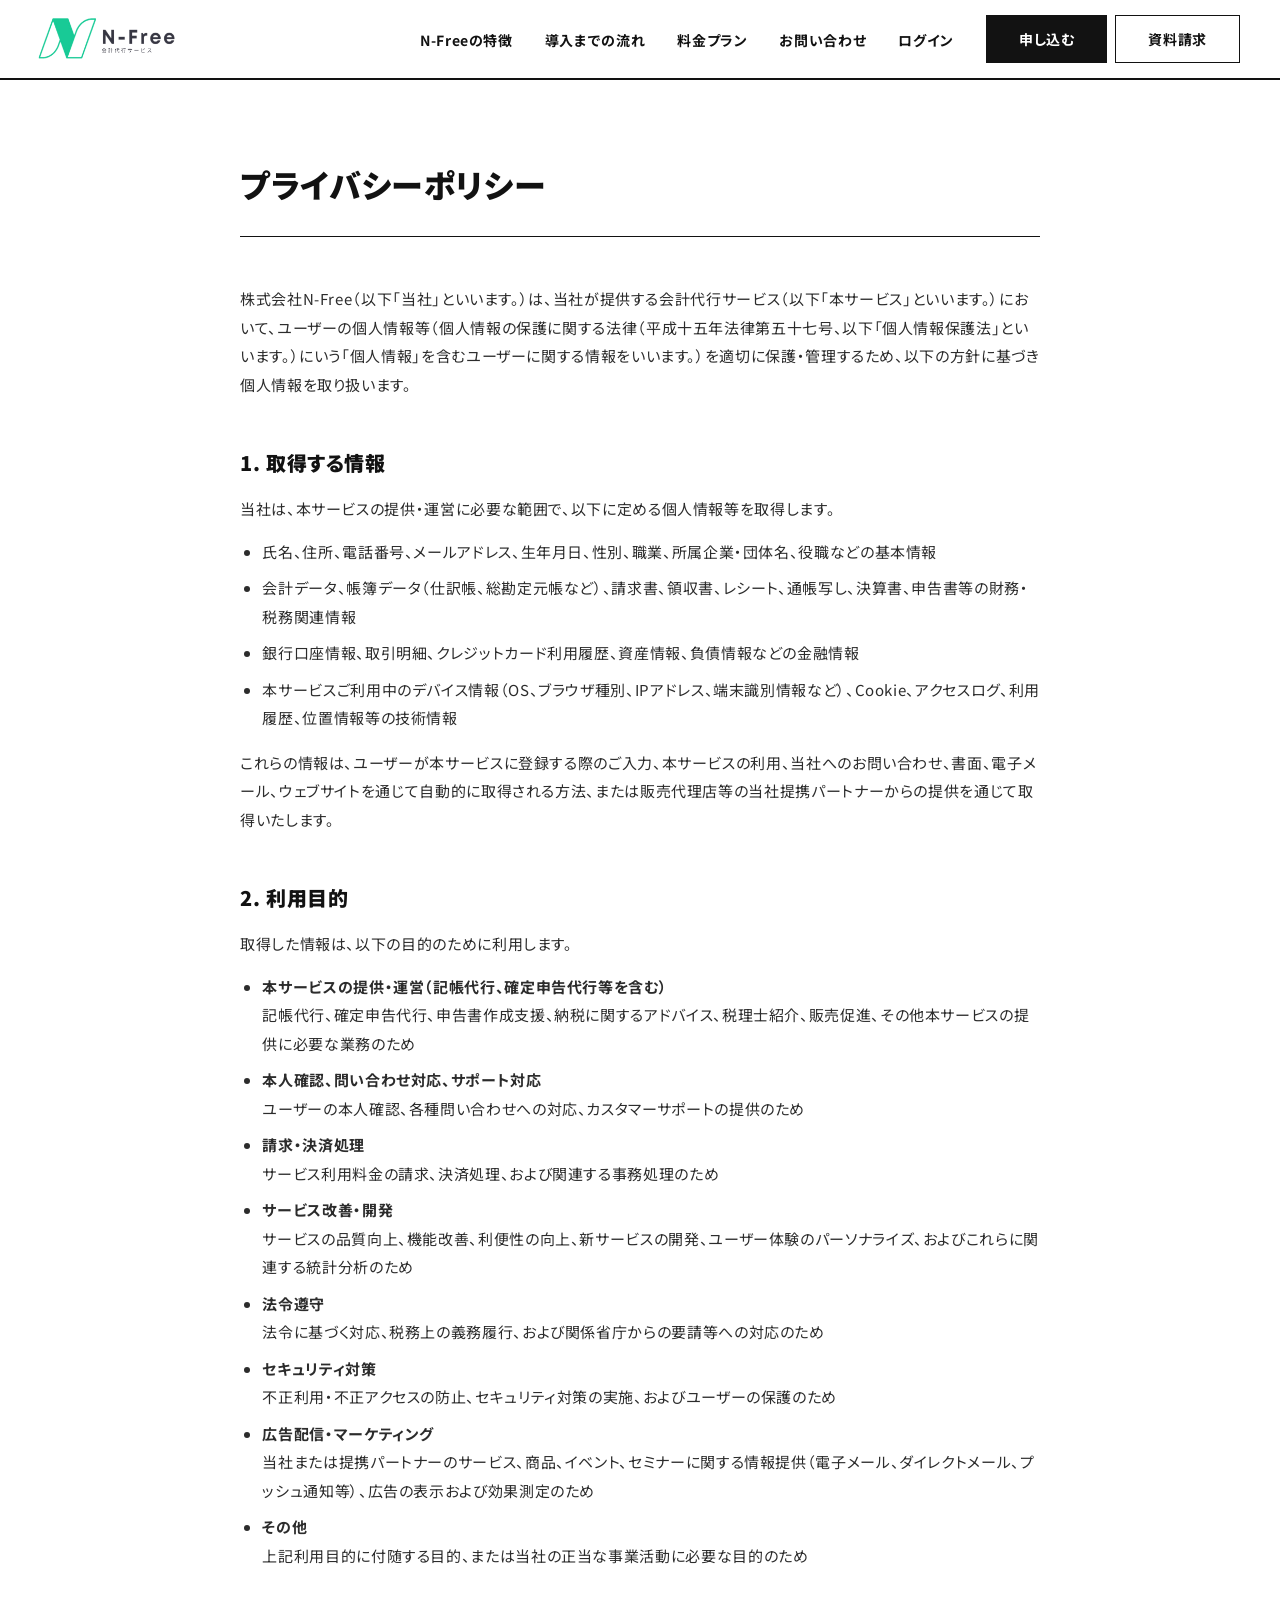
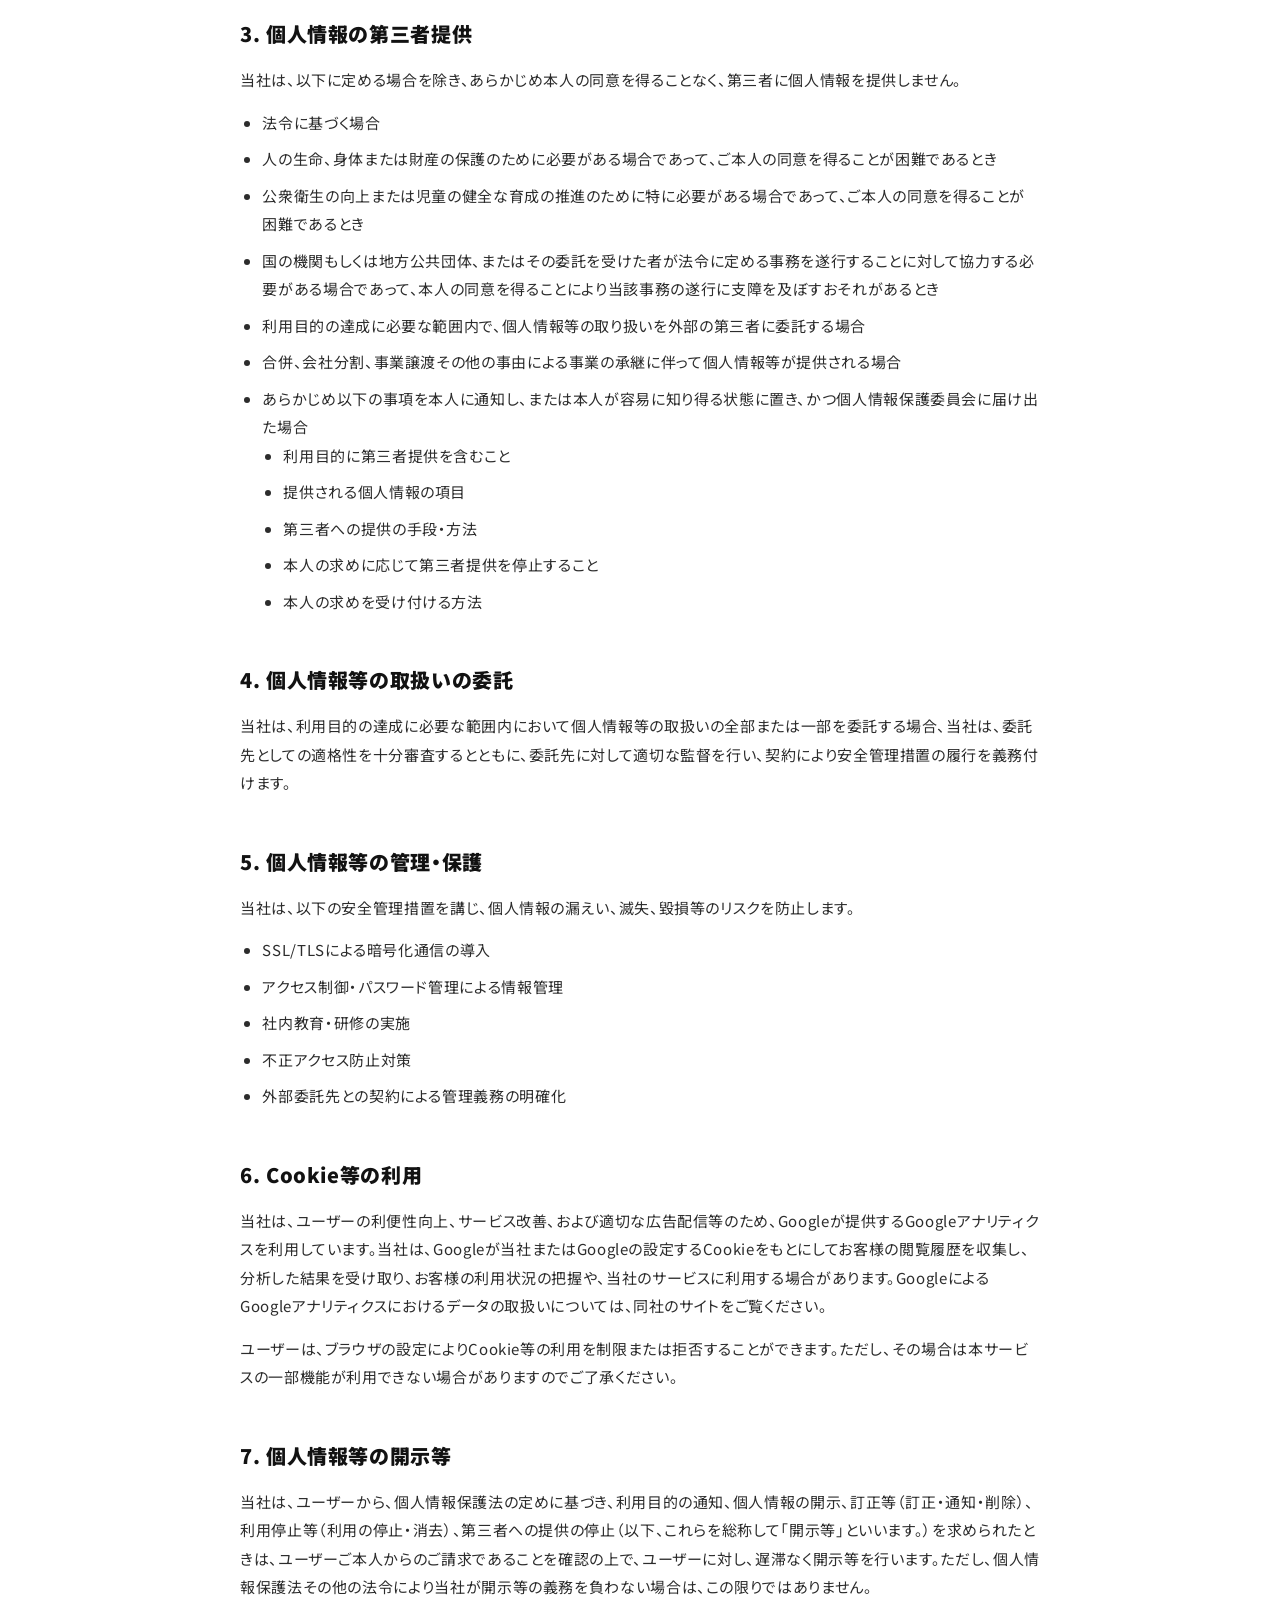
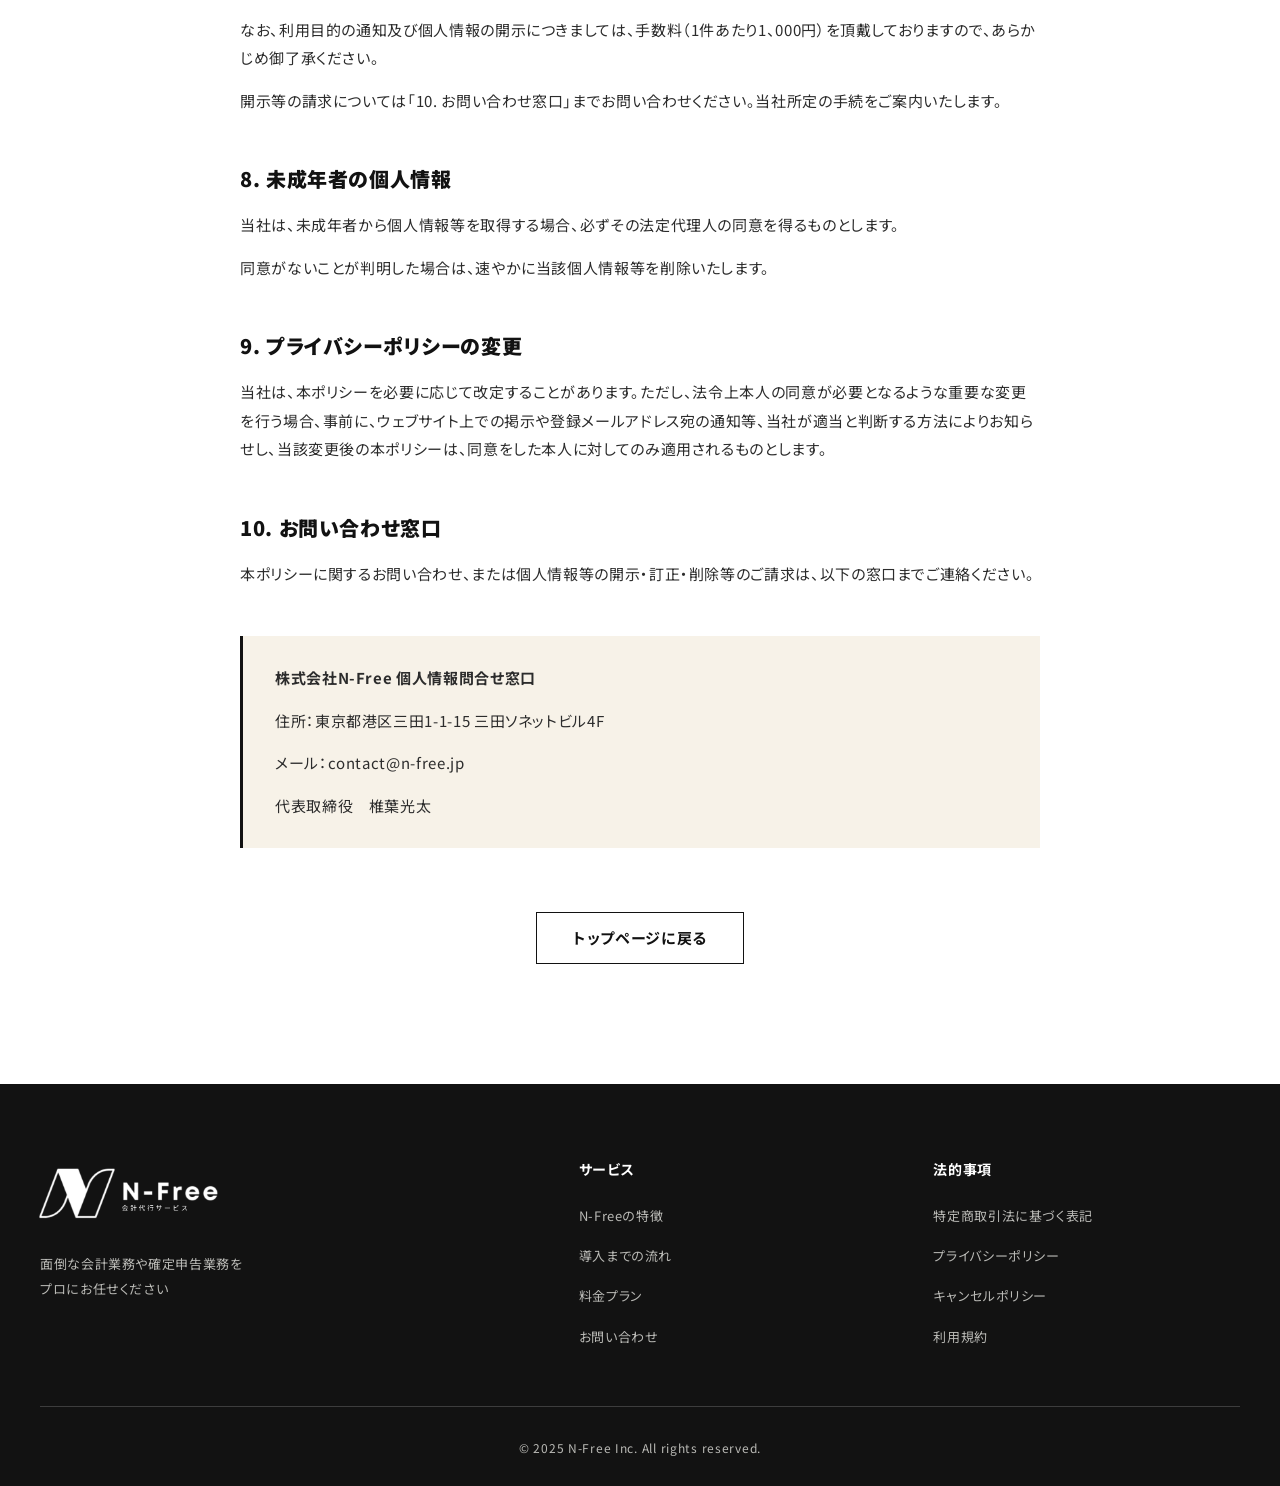
<file: privacy-policy.html>
<!DOCTYPE html>
<html lang="ja">

<head>
    <meta charset="UTF-8">
    <meta name="viewport" content="width=device-width, initial-scale=1.0">
    <meta name="robots" content="noindex, nofollow">
    <link rel="preconnect" href="https://fonts.googleapis.com">
    <link rel="preconnect" href="https://fonts.gstatic.com" crossorigin>
    <link rel="stylesheet" href="https://fonts.googleapis.com/css2?family=Noto+Sans+JP:wght@400;500;700;900&family=Barlow+Condensed:wght@500;600&display=swap">
    <script>document.documentElement.classList.add('js');setTimeout(function(){if(!window.__rv)document.documentElement.classList.remove('js')},3000);</script>
    <title>プライバシーポリシー | N-Free 記帳代行サービス</title>
    <link rel="icon" href="image/favicon.ico" type="image/x-icon">
    <link rel="stylesheet" href="style.css">
    <link rel="stylesheet" href="https://cdnjs.cloudflare.com/ajax/libs/font-awesome/6.5.1/css/all.min.css">
    <script src="https://cdn.jsdelivr.net/npm/jquery@3.6.0/dist/jquery.min.js"></script>
    <script src="script.js"></script>
</head>

<body>
    <header>
        <div class="container">
            <div class="header-flex">
                <div class="header-img">
                    <a href="index.html"><img src="image/logo01.png" alt="N-Free"></a>
                </div>
                <nav>
                    <ul class="header-list">
                        <li><a href="index.html#sec03" class="list">N-Freeの特徴</a></li>
                        <li><a href="index.html#sec08" class="list">導入までの流れ</a></li>
                        <li><a href="index.html#sec07" class="list">料金プラン</a></li>
                        <li><a href="contact.html" class="list">お問い合わせ</a></li>
                        <li><a href="https://app.n-free.jp" class="list">ログイン</a></li>
                    </ul>
                </nav>
                <div class="header-actions">
                    <a href="https://app.n-free.jp" class="header-login" target="_blank">ログイン</a>
                    <div class="header-link">
                        <a href="https://app.n-free.jp/signup" target="_blank">
                            <span>申し込む</span>
                        </a>
                        <a href="contact.html">
                            <span>資料請求</span>
                        </a>
                    </div>
                </div>
                <div id="hamburger" class="hamburger">
                    <span></span>
                    <span></span>
                    <span></span>
                </div>
            </div>
            <div class="menu-overlay"></div>
            <div class="hide-flex">
                <nav>
                    <ul class="hide-list">
                        <li><a href="index.html#sec03" class="list">N-Freeの特徴</a></li>
                        <li><a href="index.html#sec08" class="list">導入までの流れ</a></li>
                        <li><a href="index.html#sec07" class="list">料金プラン</a></li>
                        <li><a href="contact.html" class="list">お問い合わせ</a></li>
                        <li><a href="https://app.n-free.jp" class="list" target="_blank">ログイン</a></li>
                    </ul>
                </nav>
                <div class="hide-link">
                    <a href="https://app.n-free.jp/signup" target="_blank">
                        <span>申し込む</span>
                    </a>
                    <a href="contact.html">
                        <span>資料請求</span>
                    </a>
                </div>
            </div>
        </div>
    </header>

    <main>
        <section class="policy-page">
            <div class="policy-container">
                <h1>プライバシーポリシー</h1>
                
                <div>
                    <div>
                        <p>株式会社N-Free（以下「当社」といいます。）は、当社が提供する会計代行サービス（以下「本サービス」といいます。）において、ユーザーの個人情報等（個人情報の保護に関する法律（平成十五年法律第五十七号、以下「個人情報保護法」といいます。）にいう「個人情報」を含むユーザーに関する情報をいいます。）を適切に保護・管理するため、以下の方針に基づき個人情報を取り扱います。</p>
                    </div>

                    <div>
                        <h2>1. 取得する情報</h2>
                        <p>当社は、本サービスの提供・運営に必要な範囲で、以下に定める個人情報等を取得します。</p>
                        <ul>
                            <li>氏名、住所、電話番号、メールアドレス、生年月日、性別、職業、所属企業・団体名、役職などの基本情報</li>
                            <li>会計データ、帳簿データ（仕訳帳、総勘定元帳など）、請求書、領収書、レシート、通帳写し、決算書、申告書等の財務・税務関連情報</li>
                            <li>銀行口座情報、取引明細、クレジットカード利用履歴、資産情報、負債情報などの金融情報</li>
                            <li>本サービスご利用中のデバイス情報（OS、ブラウザ種別、IPアドレス、端末識別情報など）、Cookie、アクセスログ、利用履歴、位置情報等の技術情報</li>
                        </ul>
                        <p>これらの情報は、ユーザーが本サービスに登録する際のご入力、本サービスの利用、当社へのお問い合わせ、書面、電子メール、ウェブサイトを通じて自動的に取得される方法、または販売代理店等の当社提携パートナーからの提供を通じて取得いたします。</p>
                    </div>

                    <div>
                        <h2>2. 利用目的</h2>
                        <p>取得した情報は、以下の目的のために利用します。</p>
                        <ul>
                            <li><strong>本サービスの提供・運営（記帳代行、確定申告代行等を含む）</strong><br>記帳代行、確定申告代行、申告書作成支援、納税に関するアドバイス、税理士紹介、販売促進、その他本サービスの提供に必要な業務のため</li>
                            <li><strong>本人確認、問い合わせ対応、サポート対応</strong><br>ユーザーの本人確認、各種問い合わせへの対応、カスタマーサポートの提供のため</li>
                            <li><strong>請求・決済処理</strong><br>サービス利用料金の請求、決済処理、および関連する事務処理のため</li>
                            <li><strong>サービス改善・開発</strong><br>サービスの品質向上、機能改善、利便性の向上、新サービスの開発、ユーザー体験のパーソナライズ、およびこれらに関連する統計分析のため</li>
                            <li><strong>法令遵守</strong><br>法令に基づく対応、税務上の義務履行、および関係省庁からの要請等への対応のため</li>
                            <li><strong>セキュリティ対策</strong><br>不正利用・不正アクセスの防止、セキュリティ対策の実施、およびユーザーの保護のため</li>
                            <li><strong>広告配信・マーケティング</strong><br>当社または提携パートナーのサービス、商品、イベント、セミナーに関する情報提供（電子メール、ダイレクトメール、プッシュ通知等）、広告の表示および効果測定のため</li>
                            <li><strong>その他</strong><br>上記利用目的に付随する目的、または当社の正当な事業活動に必要な目的のため</li>
                        </ul>
                    </div>

                    <div>
                        <h2>3. 個人情報の第三者提供</h2>
                        <p>当社は、以下に定める場合を除き、あらかじめ本人の同意を得ることなく、第三者に個人情報を提供しません。</p>
                        <ul>
                            <li>法令に基づく場合</li>
                            <li>人の生命、身体または財産の保護のために必要がある場合であって、ご本人の同意を得ることが困難であるとき</li>
                            <li>公衆衛生の向上または児童の健全な育成の推進のために特に必要がある場合であって、ご本人の同意を得ることが困難であるとき</li>
                            <li>国の機関もしくは地方公共団体、またはその委託を受けた者が法令に定める事務を遂行することに対して協力する必要がある場合であって、本人の同意を得ることにより当該事務の遂行に支障を及ぼすおそれがあるとき</li>
                            <li>利用目的の達成に必要な範囲内で、個人情報等の取り扱いを外部の第三者に委託する場合</li>
                            <li>合併、会社分割、事業譲渡その他の事由による事業の承継に伴って個人情報等が提供される場合</li>
                            <li>あらかじめ以下の事項を本人に通知し、または本人が容易に知り得る状態に置き、かつ個人情報保護委員会に届け出た場合
                                <ul>
                                    <li>利用目的に第三者提供を含むこと</li>
                                    <li>提供される個人情報の項目</li>
                                    <li>第三者への提供の手段・方法</li>
                                    <li>本人の求めに応じて第三者提供を停止すること</li>
                                    <li>本人の求めを受け付ける方法</li>
                                </ul>
                            </li>
                        </ul>
                    </div>

                    <div>
                        <h2>4. 個人情報等の取扱いの委託</h2>
                        <p>当社は、利用目的の達成に必要な範囲内において個人情報等の取扱いの全部または一部を委託する場合、当社は、委託先としての適格性を十分審査するとともに、委託先に対して適切な監督を行い、契約により安全管理措置の履行を義務付けます。</p>
                    </div>

                    <div>
                        <h2>5. 個人情報等の管理・保護</h2>
                        <p>当社は、以下の安全管理措置を講じ、個人情報の漏えい、滅失、毀損等のリスクを防止します。</p>
                        <ul>
                            <li>SSL/TLSによる暗号化通信の導入</li>
                            <li>アクセス制御・パスワード管理による情報管理</li>
                            <li>社内教育・研修の実施</li>
                            <li>不正アクセス防止対策</li>
                            <li>外部委託先との契約による管理義務の明確化</li>
                        </ul>
                    </div>

                    <div>
                        <h2>6. Cookie等の利用</h2>
                        <p>当社は、ユーザーの利便性向上、サービス改善、および適切な広告配信等のため、Googleが提供するGoogleアナリティクスを利用しています。当社は、Googleが当社またはGoogleの設定するCookieをもとにしてお客様の閲覧履歴を収集し、分析した結果を受け取り、お客様の利用状況の把握や、当社のサービスに利用する場合があります。GoogleによるGoogleアナリティクスにおけるデータの取扱いについては、同社のサイトをご覧ください。</p>
                        <p>ユーザーは、ブラウザの設定によりCookie等の利用を制限または拒否することができます。ただし、その場合は本サービスの一部機能が利用できない場合がありますのでご了承ください。</p>
                    </div>

                    <div>
                        <h2>7. 個人情報等の開示等</h2>
                        <p>当社は、ユーザーから、個人情報保護法の定めに基づき、利用目的の通知、個人情報の開示、訂正等（訂正・通知・削除）、利用停止等（利用の停止・消去）、第三者への提供の停止（以下、これらを総称して「開示等」といいます。）を求められたときは、ユーザーご本人からのご請求であることを確認の上で、ユーザーに対し、遅滞なく開示等を行います。ただし、個人情報保護法その他の法令により当社が開示等の義務を負わない場合は、この限りではありません。</p>
                        <p>なお、利用目的の通知及び個人情報の開示につきましては、手数料（1件あたり1、000円）を頂戴しておりますので、あらかじめ御了承ください。</p>
                        <p>開示等の請求については「10. お問い合わせ窓口」までお問い合わせください。当社所定の手続をご案内いたします。</p>
                    </div>

                    <div>
                        <h2>8. 未成年者の個人情報</h2>
                        <p>当社は、未成年者から個人情報等を取得する場合、必ずその法定代理人の同意を得るものとします。</p>
                        <p>同意がないことが判明した場合は、速やかに当該個人情報等を削除いたします。</p>
                    </div>

                    <div>
                        <h2>9. プライバシーポリシーの変更</h2>
                        <p>当社は、本ポリシーを必要に応じて改定することがあります。ただし、法令上本人の同意が必要となるような重要な変更を行う場合、事前に、ウェブサイト上での掲示や登録メールアドレス宛の通知等、当社が適当と判断する方法によりお知らせし、当該変更後の本ポリシーは、同意をした本人に対してのみ適用されるものとします。</p>
                    </div>

                    <div>
                        <h2>10. お問い合わせ窓口</h2>
                        <p>本ポリシーに関するお問い合わせ、または個人情報等の開示・訂正・削除等のご請求は、以下の窓口までご連絡ください。</p>
                        <div class="contact-box">
                            <p><strong>株式会社N-Free 個人情報問合せ窓口</strong></p>
                            <p>住所：東京都港区三田1-1-15 三田ソネットビル4F</p>
                            <p>メール：contact@n-free.jp</p>
                            <p>代表取締役　椎葉光太</p>
                        </div>
                    </div>

                    <div class="button-center">
                        <a href="index.html" class="back-button">トップページに戻る</a>
                    </div>
                </div>
            </div>
        </section>
    </main>

    <footer>
        <div class="container">
            <div class="footer-content">
                <div class="footer-section">
                    <div class="footer-logo">
                        <img src="image/logo01.png" alt="N-Free" style="max-width: 200px;">
                    </div>
                    <p class="footer-text">面倒な会計業務や確定申告業務を<br>プロにお任せください</p>
                </div>
                
                <div class="footer-section">
                    <h4>サービス</h4>
                    <ul class="footer-links">
                        <li><a href="index.html#sec03">N-Freeの特徴</a></li>
                        <li><a href="index.html#sec08">導入までの流れ</a></li>
                        <li><a href="index.html#sec07">料金プラン</a></li>
                        <li><a href="contact.html">お問い合わせ</a></li>
                    </ul>
                </div>
                
                <!--div class="footer-section">
                    <h4>会社情報</h4>
                    <ul class="footer-links">
                        <li><a href="index.html#sec10">会社概要</a></li>
                    </ul>
                </div-->
                
                <div class="footer-section">
                    <h4>法的事項</h4>
                    <ul class="footer-links">
                        <li><a href="tokushoho.html">特定商取引法に基づく表記</a></li>
                        <li><a href="privacy-policy.html">プライバシーポリシー</a></li>
                        <li><a href="cancel-policy.html">キャンセルポリシー</a></li>
                        <li><a href="terms-of-service.html">利用規約</a></li>
                    </ul>
                </div>
            </div>
            
            <div class="footer-bottom">
                <small>© 2025 N-Free Inc. All rights reserved.</small>
            </div>
        </div>
    </footer>

    <script src="script.js"></script>
</body>

</html>
</file>
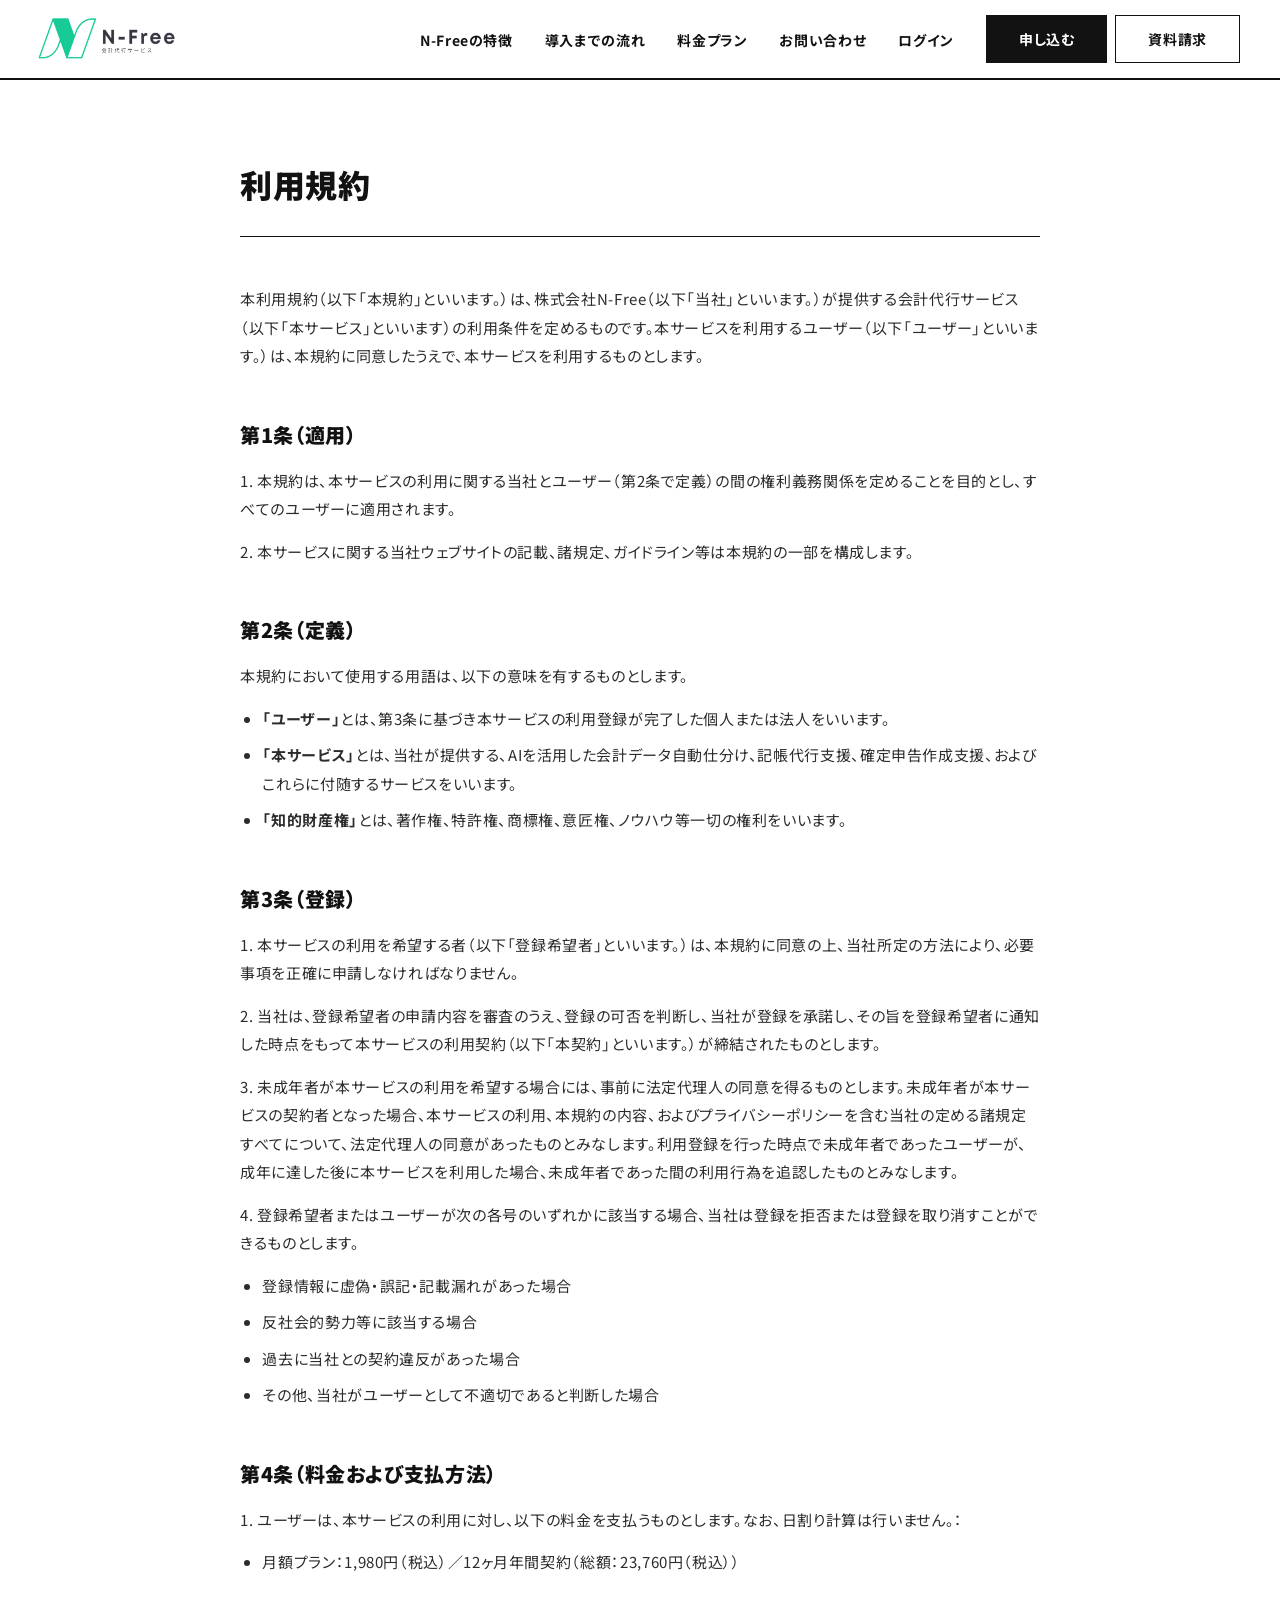
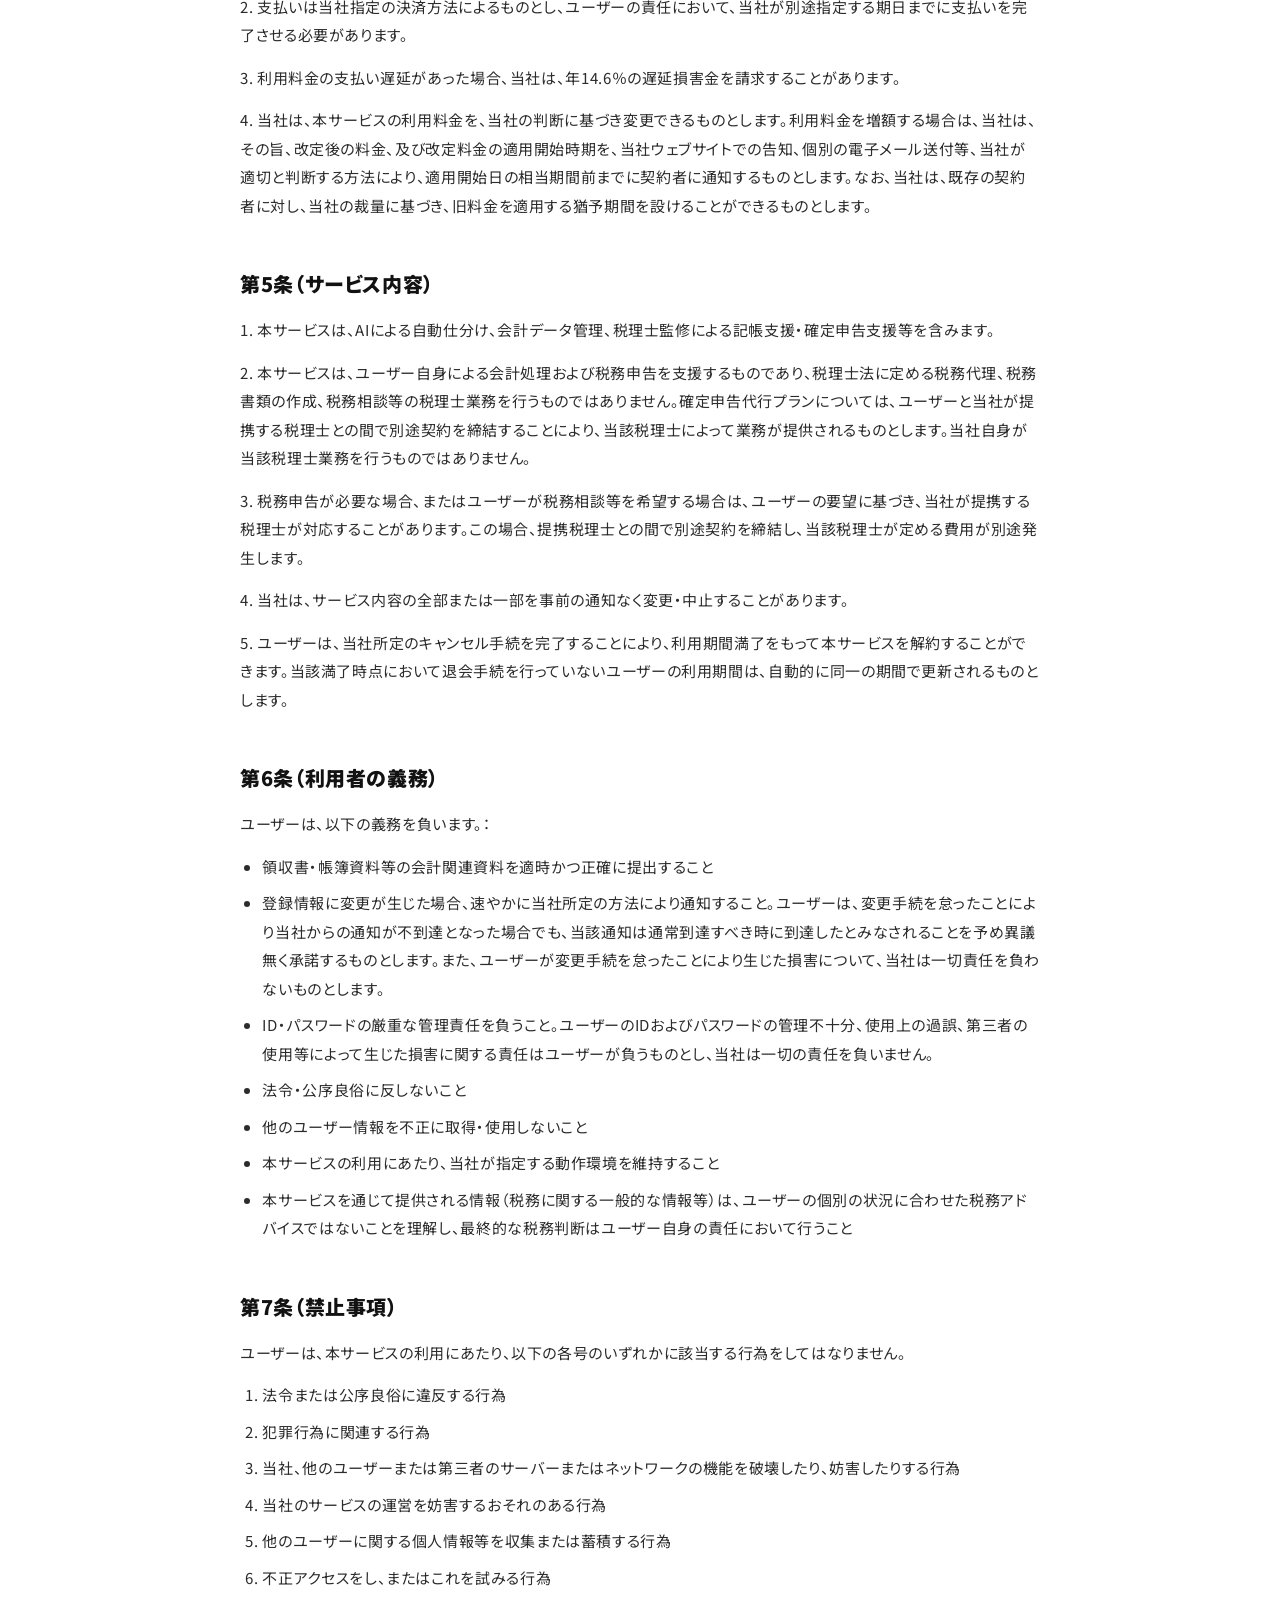
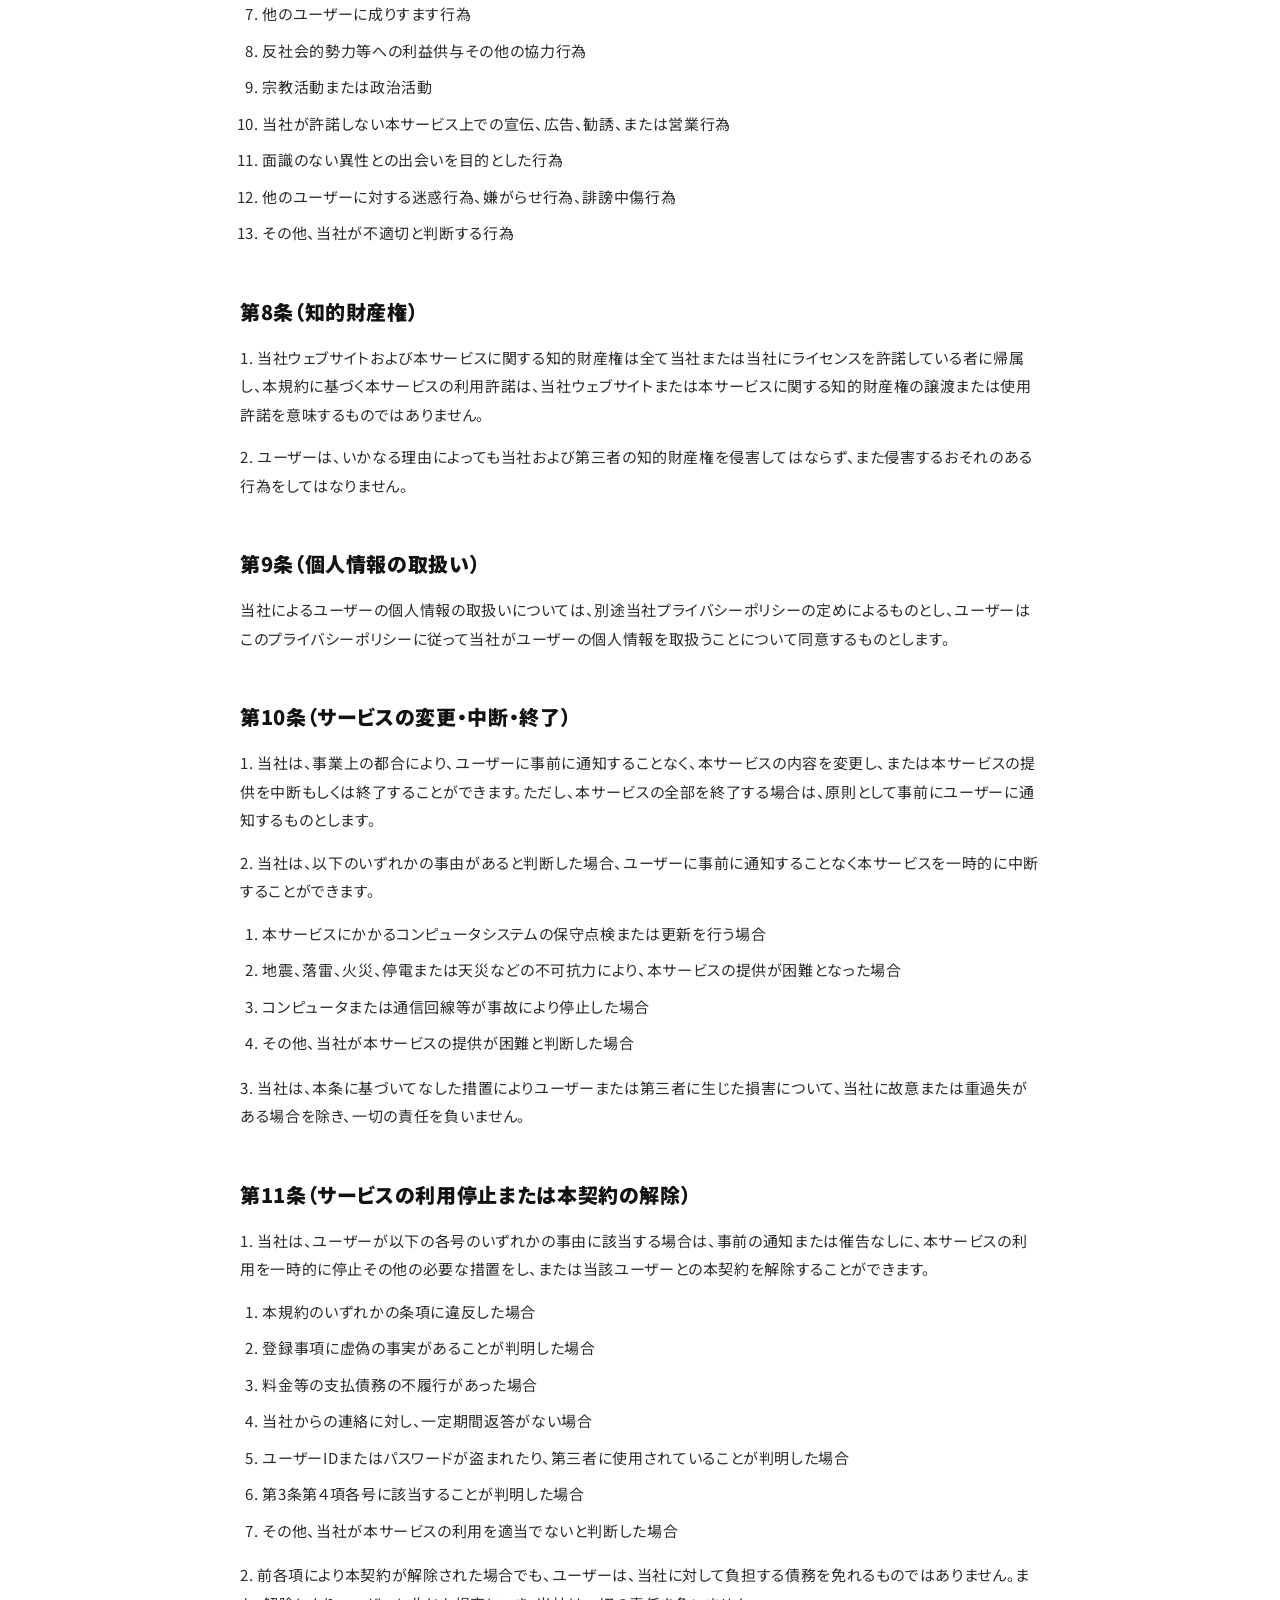
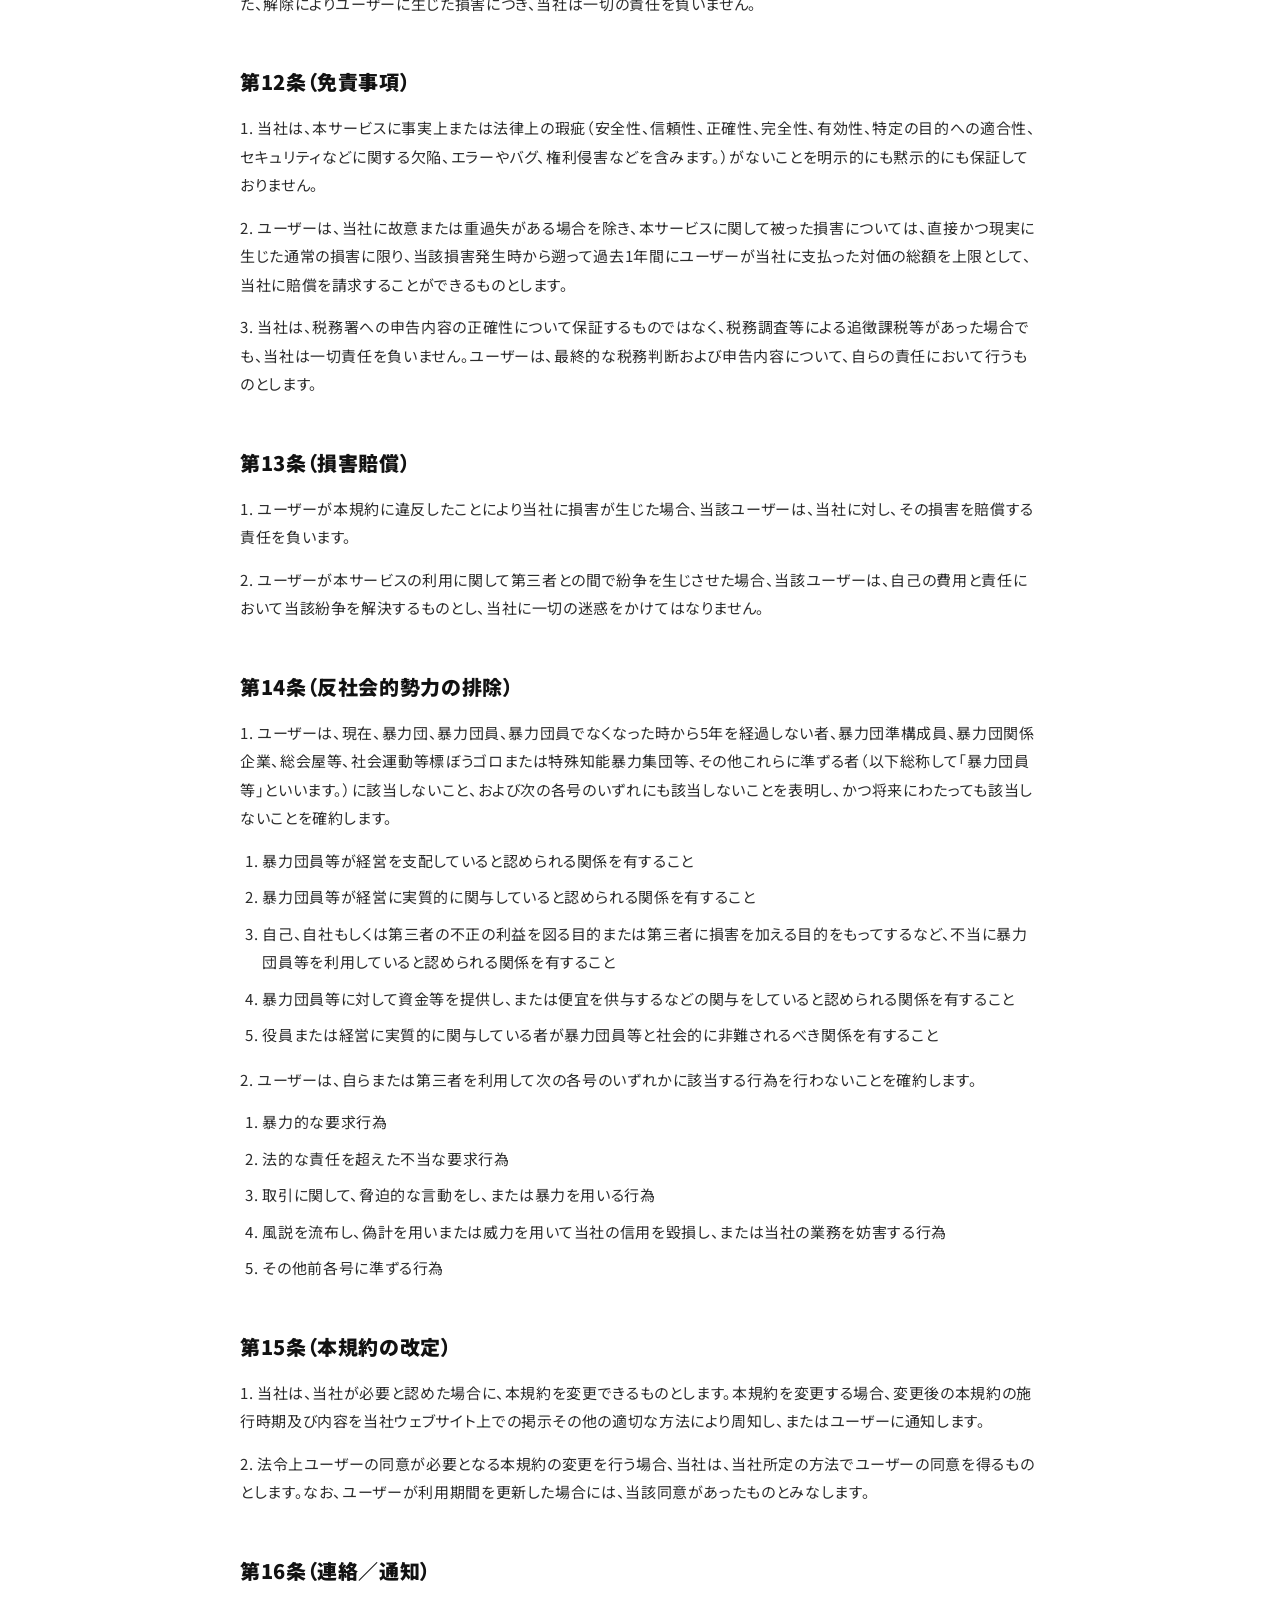
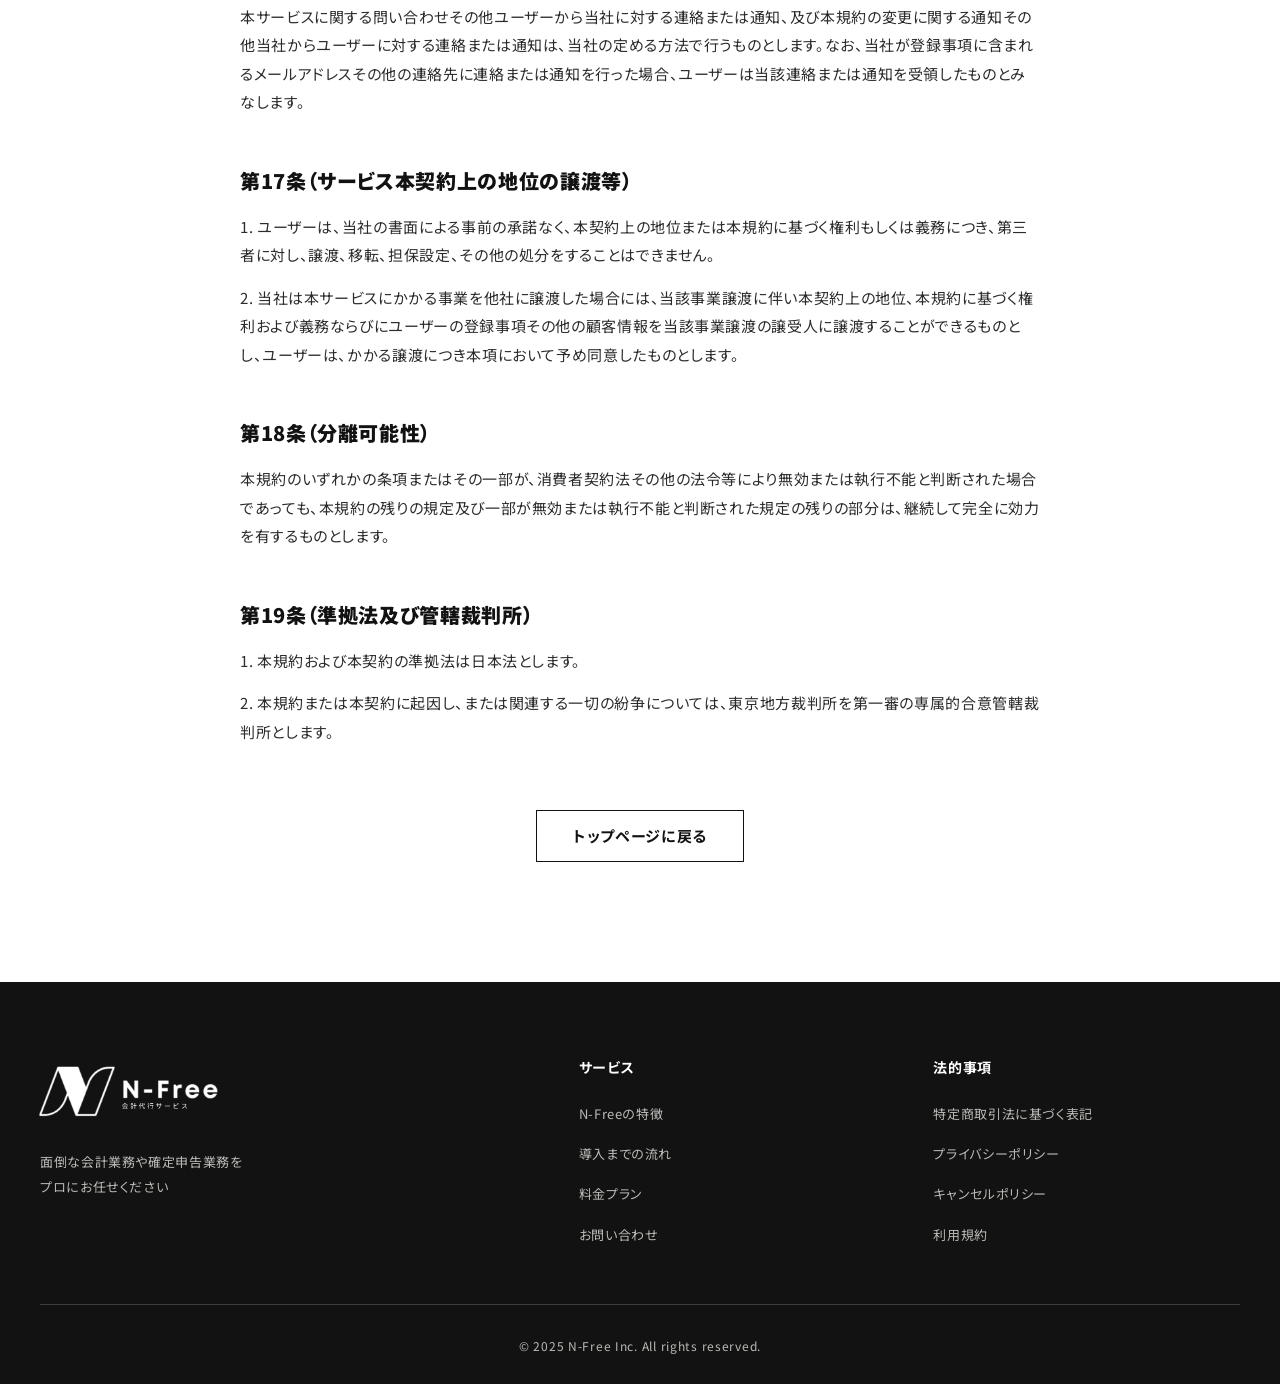
<file: terms-of-service.html>
<!DOCTYPE html>
<html lang="ja">

<head>
    <meta charset="UTF-8">
    <meta name="viewport" content="width=device-width, initial-scale=1.0">
    <meta name="robots" content="noindex, nofollow">
    <link rel="preconnect" href="https://fonts.googleapis.com">
    <link rel="preconnect" href="https://fonts.gstatic.com" crossorigin>
    <link rel="stylesheet" href="https://fonts.googleapis.com/css2?family=Noto+Sans+JP:wght@400;500;700;900&family=Barlow+Condensed:wght@500;600&display=swap">
    <script>document.documentElement.classList.add('js');setTimeout(function(){if(!window.__rv)document.documentElement.classList.remove('js')},3000);</script>
    <title>利用規約 | N-Free 記帳代行サービス</title>
    <link rel="icon" href="image/favicon.ico" type="image/x-icon">
    <link rel="stylesheet" href="style.css">
    <link rel="stylesheet" href="https://cdnjs.cloudflare.com/ajax/libs/font-awesome/6.5.1/css/all.min.css">
    <script src="https://code.jquery.com/jquery-3.6.0.min.js"></script>
</head>

<body>
    <header>
        <div class="container">
            <div class="header-flex">
                <div class="header-img">
                    <a href="index.html"><img src="image/logo01.png" alt="N-Free"></a>
                </div>
                <nav>
                    <ul class="header-list">
                        <li><a href="index.html#sec03" class="list">N-Freeの特徴</a></li>
                        <li><a href="index.html#sec08" class="list">導入までの流れ</a></li>
                        <li><a href="index.html#sec07" class="list">料金プラン</a></li>
                        <li><a href="contact.html" class="list">お問い合わせ</a></li>
                        <li><a href="https://app.n-free.jp" class="list" target="_blank">ログイン</a></li>
                    </ul>
                </nav>
                <div class="header-actions">
                    <a href="https://app.n-free.jp" class="header-login" target="_blank">ログイン</a>
                    <div class="header-link">
                        <a href="https://app.n-free.jp/signup" target="_blank">
                            <span>申し込む</span>
                        </a>
                        <a href="contact.html">
                            <span>資料請求</span>
                        </a>
                    </div>
                </div>
                <div id="hamburger" class="hamburger">
                    <span></span>
                    <span></span>
                    <span></span>
                </div>
            </div>
            <div class="menu-overlay"></div>
            <div class="hide-flex">
                <nav>
                    <ul class="hide-list">
                        <li><a href="index.html#sec03" class="list">N-Freeの特徴</a></li>
                        <li><a href="index.html#sec08" class="list">導入までの流れ</a></li>
                        <li><a href="index.html#sec07" class="list">料金プラン</a></li>
                        <li><a href="contact.html" class="list">お問い合わせ</a></li>
                        <li><a href="https://app.n-free.jp" class="list" target="_blank">ログイン</a></li>
                    </ul>
                </nav>
                <div class="hide-link">
                    <a href="https://app.n-free.jp/signup" target="_blank">
                        <span>申し込む</span>
                    </a>
                    <a href="contact.html">
                        <span>資料請求</span>
                    </a>
                </div>
            </div>
        </div>
    </header>

    <main>
        <section class="policy-page">
            <div class="policy-container">
                <h1>利用規約</h1>
                
                <div>
                    <div>
                        <p>本利用規約（以下「本規約」といいます。）は、株式会社N-Free（以下「当社」といいます。）が提供する会計代行サービス（以下「本サービス」といいます）の利用条件を定めるものです。本サービスを利用するユーザー（以下「ユーザー」といいます。）は、本規約に同意したうえで、本サービスを利用するものとします。</p>
                    </div>

                    <div>
                        <h2>第1条（適用）</h2>
                        <p>1. 本規約は、本サービスの利用に関する当社とユーザー（第2条で定義）の間の権利義務関係を定めることを目的とし、すべてのユーザーに適用されます。</p>
                        <p>2. 本サービスに関する当社ウェブサイトの記載、諸規定、ガイドライン等は本規約の一部を構成します。</p>
                    </div>

                    <div>
                        <h2>第2条（定義）</h2>
                        <p>本規約において使用する用語は、以下の意味を有するものとします。</p>
                        <ul>
                            <li><strong>「ユーザー」</strong>とは、第3条に基づき本サービスの利用登録が完了した個人または法人をいいます。</li>
                            <li><strong>「本サービス」</strong>とは、当社が提供する、AIを活用した会計データ自動仕分け、記帳代行支援、確定申告作成支援、およびこれらに付随するサービスをいいます。</li>
                            <li><strong>「知的財産権」</strong>とは、著作権、特許権、商標権、意匠権、ノウハウ等一切の権利をいいます。</li>
                        </ul>
                    </div>

                    <div>
                        <h2>第3条（登録）</h2>
                        <p>1. 本サービスの利用を希望する者（以下「登録希望者」といいます。）は、本規約に同意の上、当社所定の方法により、必要事項を正確に申請しなければなりません。</p>
                        <p>2. 当社は、登録希望者の申請内容を審査のうえ、登録の可否を判断し、当社が登録を承諾し、その旨を登録希望者に通知した時点をもって本サービスの利用契約（以下「本契約」といいます。）が締結されたものとします。</p>
                        <p>3. 未成年者が本サービスの利用を希望する場合には、事前に法定代理人の同意を得るものとします。未成年者が本サービスの契約者となった場合、本サービスの利用、本規約の内容、およびプライバシーポリシーを含む当社の定める諸規定すべてについて、法定代理人の同意があったものとみなします。利用登録を行った時点で未成年者であったユーザーが、成年に達した後に本サービスを利用した場合、未成年者であった間の利用行為を追認したものとみなします。</p>
                        <p>4. 登録希望者またはユーザーが次の各号のいずれかに該当する場合、当社は登録を拒否または登録を取り消すことができるものとします。</p>
                        <ul>
                            <li>登録情報に虚偽・誤記・記載漏れがあった場合</li>
                            <li>反社会的勢力等に該当する場合</li>
                            <li>過去に当社との契約違反があった場合</li>
                            <li>その他、当社がユーザーとして不適切であると判断した場合</li>
                        </ul>
                    </div>

                    <div>
                        <h2>第4条（料金および支払方法）</h2>
                        <p>1. ユーザーは、本サービスの利用に対し、以下の料金を支払うものとします。なお、日割り計算は行いません。：</p>
                        <ul>
                            <li>月額プラン：1,980円（税込）／12ヶ月年間契約（総額：23,760円（税込））</li>
                        </ul>
                        <p>2. 支払いは当社指定の決済方法によるものとし、ユーザーの責任において、当社が別途指定する期日までに支払いを完了させる必要があります。</p>
                        <p>3. 利用料金の支払い遅延があった場合、当社は、年14.6％の遅延損害金を請求することがあります。</p>
                        <p>4. 当社は、本サービスの利用料金を、当社の判断に基づき変更できるものとします。利用料金を増額する場合は、当社は、その旨、改定後の料金、及び改定料金の適用開始時期を、当社ウェブサイトでの告知、個別の電子メール送付等、当社が適切と判断する方法により、適用開始日の相当期間前までに契約者に通知するものとします。なお、当社は、既存の契約者に対し、当社の裁量に基づき、旧料金を適用する猶予期間を設けることができるものとします。</p>
                    </div>

                    <div>
                        <h2>第5条（サービス内容）</h2>
                        <p>1. 本サービスは、AIによる自動仕分け、会計データ管理、税理士監修による記帳支援・確定申告支援等を含みます。</p>
                        <p>2. 本サービスは、ユーザー自身による会計処理および税務申告を支援するものであり、税理士法に定める税務代理、税務書類の作成、税務相談等の税理士業務を行うものではありません。確定申告代行プランについては、ユーザーと当社が提携する税理士との間で別途契約を締結することにより、当該税理士によって業務が提供されるものとします。当社自身が当該税理士業務を行うものではありません。</p>
                        <p>3. 税務申告が必要な場合、またはユーザーが税務相談等を希望する場合は、ユーザーの要望に基づき、当社が提携する税理士が対応することがあります。この場合、提携税理士との間で別途契約を締結し、当該税理士が定める費用が別途発生します。</p>
                        <p>4. 当社は、サービス内容の全部または一部を事前の通知なく変更・中止することがあります。</p>
                        <p>5. ユーザーは、当社所定のキャンセル手続を完了することにより、利用期間満了をもって本サービスを解約することができます。当該満了時点において退会手続を行っていないユーザーの利用期間は、自動的に同一の期間で更新されるものとします。</p>
                    </div>

                    <div>
                        <h2>第6条（利用者の義務）</h2>
                        <p>ユーザーは、以下の義務を負います。：</p>
                        <ul>
                            <li>領収書・帳簿資料等の会計関連資料を適時かつ正確に提出すること</li>
                            <li>登録情報に変更が生じた場合、速やかに当社所定の方法により通知すること。ユーザーは、変更手続を怠ったことにより当社からの通知が不到達となった場合でも、当該通知は通常到達すべき時に到達したとみなされることを予め異議無く承諾するものとします。また、ユーザーが変更手続を怠ったことにより生じた損害について、当社は一切責任を負わないものとします。</li>
                            <li>ID・パスワードの厳重な管理責任を負うこと。ユーザーのIDおよびパスワードの管理不十分、使用上の過誤、第三者の使用等によって生じた損害に関する責任はユーザーが負うものとし、当社は一切の責任を負いません。</li>
                            <li>法令・公序良俗に反しないこと</li>
                            <li>他のユーザー情報を不正に取得・使用しないこと</li>
                            <li>本サービスの利用にあたり、当社が指定する動作環境を維持すること</li>
                            <li>本サービスを通じて提供される情報（税務に関する一般的な情報等）は、ユーザーの個別の状況に合わせた税務アドバイスではないことを理解し、最終的な税務判断はユーザー自身の責任において行うこと</li>
                        </ul>
                    </div>

                    <div>
                        <h2>第7条（禁止事項）</h2>
                        <p>ユーザーは、本サービスの利用にあたり、以下の各号のいずれかに該当する行為をしてはなりません。</p>
                        <ol>
                            <li>法令または公序良俗に違反する行為</li>
                            <li>犯罪行為に関連する行為</li>
                            <li>当社、他のユーザーまたは第三者のサーバーまたはネットワークの機能を破壊したり、妨害したりする行為</li>
                            <li>当社のサービスの運営を妨害するおそれのある行為</li>
                            <li>他のユーザーに関する個人情報等を収集または蓄積する行為</li>
                            <li>不正アクセスをし、またはこれを試みる行為</li>
                            <li>他のユーザーに成りすます行為</li>
                            <li>反社会的勢力等への利益供与その他の協力行為</li>
                            <li>宗教活動または政治活動</li>
                            <li>当社が許諾しない本サービス上での宣伝、広告、勧誘、または営業行為</li>
                            <li>面識のない異性との出会いを目的とした行為</li>
                            <li>他のユーザーに対する迷惑行為、嫌がらせ行為、誹謗中傷行為</li>
                            <li>その他、当社が不適切と判断する行為</li>
                        </ol>
                    </div>

                    <div>
                        <h2>第8条（知的財産権）</h2>
                        <p>1. 当社ウェブサイトおよび本サービスに関する知的財産権は全て当社または当社にライセンスを許諾している者に帰属し、本規約に基づく本サービスの利用許諾は、当社ウェブサイトまたは本サービスに関する知的財産権の譲渡または使用許諾を意味するものではありません。</p>
                        <p>2. ユーザーは、いかなる理由によっても当社および第三者の知的財産権を侵害してはならず、また侵害するおそれのある行為をしてはなりません。</p>
                    </div>

                    <div>
                        <h2>第9条（個人情報の取扱い）</h2>
                        <p>当社によるユーザーの個人情報の取扱いについては、別途当社プライバシーポリシーの定めによるものとし、ユーザーはこのプライバシーポリシーに従って当社がユーザーの個人情報を取扱うことについて同意するものとします。</p>
                    </div>

                    <div>
                        <h2>第10条（サービスの変更・中断・終了）</h2>
                        <p>1. 当社は、事業上の都合により、ユーザーに事前に通知することなく、本サービスの内容を変更し、または本サービスの提供を中断もしくは終了することができます。ただし、本サービスの全部を終了する場合は、原則として事前にユーザーに通知するものとします。</p>
                        <p>2. 当社は、以下のいずれかの事由があると判断した場合、ユーザーに事前に通知することなく本サービスを一時的に中断することができます。</p>
                        <ol>
                            <li>本サービスにかかるコンピュータシステムの保守点検または更新を行う場合</li>
                            <li>地震、落雷、火災、停電または天災などの不可抗力により、本サービスの提供が困難となった場合</li>
                            <li>コンピュータまたは通信回線等が事故により停止した場合</li>
                            <li>その他、当社が本サービスの提供が困難と判断した場合</li>
                        </ol>
                        <p>3. 当社は、本条に基づいてなした措置によりユーザーまたは第三者に生じた損害について、当社に故意または重過失がある場合を除き、一切の責任を負いません。</p>
                    </div>

                    <div>
                        <h2>第11条（サービスの利用停止または本契約の解除）</h2>
                        <p>1. 当社は、ユーザーが以下の各号のいずれかの事由に該当する場合は、事前の通知または催告なしに、本サービスの利用を一時的に停止その他の必要な措置をし、または当該ユーザーとの本契約を解除することができます。</p>
                        <ol>
                            <li>本規約のいずれかの条項に違反した場合</li>
                            <li>登録事項に虚偽の事実があることが判明した場合</li>
                            <li>料金等の支払債務の不履行があった場合</li>
                            <li>当社からの連絡に対し、一定期間返答がない場合</li>
                            <li>ユーザーIDまたはパスワードが盗まれたり、第三者に使用されていることが判明した場合</li>
                            <li>第3条第４項各号に該当することが判明した場合</li>
                            <li>その他、当社が本サービスの利用を適当でないと判断した場合</li>
                        </ol>
                        <p>2. 前各項により本契約が解除された場合でも、ユーザーは、当社に対して負担する債務を免れるものではありません。また、解除によりユーザーに生じた損害につき、当社は一切の責任を負いません。</p>
                    </div>

                    <div>
                        <h2>第12条（免責事項）</h2>
                        <p>1. 当社は、本サービスに事実上または法律上の瑕疵（安全性、信頼性、正確性、完全性、有効性、特定の目的への適合性、セキュリティなどに関する欠陥、エラーやバグ、権利侵害などを含みます。）がないことを明示的にも黙示的にも保証しておりません。</p>
                        <p>2. ユーザーは、当社に故意または重過失がある場合を除き、本サービスに関して被った損害については、直接かつ現実に生じた通常の損害に限り、当該損害発生時から遡って過去1年間にユーザーが当社に支払った対価の総額を上限として、当社に賠償を請求することができるものとします。</p>
                        <p>3. 当社は、税務署への申告内容の正確性について保証するものではなく、税務調査等による追徴課税等があった場合でも、当社は一切責任を負いません。ユーザーは、最終的な税務判断および申告内容について、自らの責任において行うものとします。</p>
                    </div>

                    <div>
                        <h2>第13条（損害賠償）</h2>
                        <p>1. ユーザーが本規約に違反したことにより当社に損害が生じた場合、当該ユーザーは、当社に対し、その損害を賠償する責任を負います。</p>
                        <p>2. ユーザーが本サービスの利用に関して第三者との間で紛争を生じさせた場合、当該ユーザーは、自己の費用と責任において当該紛争を解決するものとし、当社に一切の迷惑をかけてはなりません。</p>
                    </div>

                    <div>
                        <h2>第14条（反社会的勢力の排除）</h2>
                        <p>1. ユーザーは、現在、暴力団、暴力団員、暴力団員でなくなった時から5年を経過しない者、暴力団準構成員、暴力団関係企業、総会屋等、社会運動等標ぼうゴロまたは特殊知能暴力集団等、その他これらに準ずる者（以下総称して「暴力団員等」といいます。）に該当しないこと、および次の各号のいずれにも該当しないことを表明し、かつ将来にわたっても該当しないことを確約します。</p>
                        <ol>
                            <li>暴力団員等が経営を支配していると認められる関係を有すること</li>
                            <li>暴力団員等が経営に実質的に関与していると認められる関係を有すること</li>
                            <li>自己、自社もしくは第三者の不正の利益を図る目的または第三者に損害を加える目的をもってするなど、不当に暴力団員等を利用していると認められる関係を有すること</li>
                            <li>暴力団員等に対して資金等を提供し、または便宜を供与するなどの関与をしていると認められる関係を有すること</li>
                            <li>役員または経営に実質的に関与している者が暴力団員等と社会的に非難されるべき関係を有すること</li>
                        </ol>
                        <p>2. ユーザーは、自らまたは第三者を利用して次の各号のいずれかに該当する行為を行わないことを確約します。</p>
                        <ol>
                            <li>暴力的な要求行為</li>
                            <li>法的な責任を超えた不当な要求行為</li>
                            <li>取引に関して、脅迫的な言動をし、または暴力を用いる行為</li>
                            <li>風説を流布し、偽計を用いまたは威力を用いて当社の信用を毀損し、または当社の業務を妨害する行為</li>
                            <li>その他前各号に準ずる行為</li>
                        </ol>
                    </div>

                    <div>
                        <h2>第15条（本規約の改定）</h2>
                        <p>1. 当社は、当社が必要と認めた場合に、本規約を変更できるものとします。本規約を変更する場合、変更後の本規約の施行時期及び内容を当社ウェブサイト上での掲示その他の適切な方法により周知し、またはユーザーに通知します。</p>
                        <p>2. 法令上ユーザーの同意が必要となる本規約の変更を行う場合、当社は、当社所定の方法でユーザーの同意を得るものとします。なお、ユーザーが利用期間を更新した場合には、当該同意があったものとみなします。</p>
                    </div>

                    <div>
                        <h2>第16条（連絡／通知）</h2>
                        <p>本サービスに関する問い合わせその他ユーザーから当社に対する連絡または通知、及び本規約の変更に関する通知その他当社からユーザーに対する連絡または通知は、当社の定める方法で行うものとします。なお、当社が登録事項に含まれるメールアドレスその他の連絡先に連絡または通知を行った場合、ユーザーは当該連絡または通知を受領したものとみなします。</p>
                    </div>

                    <div>
                        <h2>第17条（サービス本契約上の地位の譲渡等）</h2>
                        <p>1. ユーザーは、当社の書面による事前の承諾なく、本契約上の地位または本規約に基づく権利もしくは義務につき、第三者に対し、譲渡、移転、担保設定、その他の処分をすることはできません。</p>
                        <p>2. 当社は本サービスにかかる事業を他社に譲渡した場合には、当該事業譲渡に伴い本契約上の地位、本規約に基づく権利および義務ならびにユーザーの登録事項その他の顧客情報を当該事業譲渡の譲受人に譲渡することができるものとし、ユーザーは、かかる譲渡につき本項において予め同意したものとします。</p>
                    </div>

                    <div>
                        <h2>第18条（分離可能性）</h2>
                        <p>本規約のいずれかの条項またはその一部が、消費者契約法その他の法令等により無効または執行不能と判断された場合であっても、本規約の残りの規定及び一部が無効または執行不能と判断された規定の残りの部分は、継続して完全に効力を有するものとします。</p>
                    </div>

                    <div>
                        <h2>第19条（準拠法及び管轄裁判所）</h2>
                        <p>1. 本規約および本契約の準拠法は日本法とします。</p>
                        <p>2. 本規約または本契約に起因し、または関連する一切の紛争については、東京地方裁判所を第一審の専属的合意管轄裁判所とします。</p>
                    </div>

                    <div class="button-center">
                        <a href="index.html" class="back-button">トップページに戻る</a>
                    </div>
                </div>
            </div>
        </section>
    </main>

    <footer>
        <div class="container">
            <div class="footer-content">
                <div class="footer-section">
                    <div class="footer-logo">
                        <img src="image/logo01.png" alt="N-Free" style="max-width: 200px;">
                    </div>
                    <p class="footer-text">面倒な会計業務や確定申告業務を<br>プロにお任せください</p>
                </div>
                
                <div class="footer-section">
                    <h4>サービス</h4>
                    <ul class="footer-links">
                        <li><a href="index.html#sec03">N-Freeの特徴</a></li>
                        <li><a href="index.html#sec08">導入までの流れ</a></li>
                        <li><a href="index.html#sec07">料金プラン</a></li>
                        <li><a href="contact.html">お問い合わせ</a></li>
                    </ul>
                </div>
                
                <!--div class="footer-section">
                    <h4>会社情報</h4>
                    <ul class="footer-links">
                        <li><a href="index.html#sec10">会社概要</a></li>
                    </ul>
                </div-->
                
                <div class="footer-section">
                    <h4>法的事項</h4>
                    <ul class="footer-links">
                        <li><a href="tokushoho.html">特定商取引法に基づく表記</a></li>
                        <li><a href="privacy-policy.html">プライバシーポリシー</a></li>
                        <li><a href="cancel-policy.html">キャンセルポリシー</a></li>
                        <li><a href="terms-of-service.html">利用規約</a></li>
                    </ul>
                </div>
            </div>
            
            <div class="footer-bottom">
                <small>© 2025 N-Free Inc. All rights reserved.</small>
            </div>
        </div>
    </footer>

    <script src="script.js"></script>
</body>

</html>
</file>
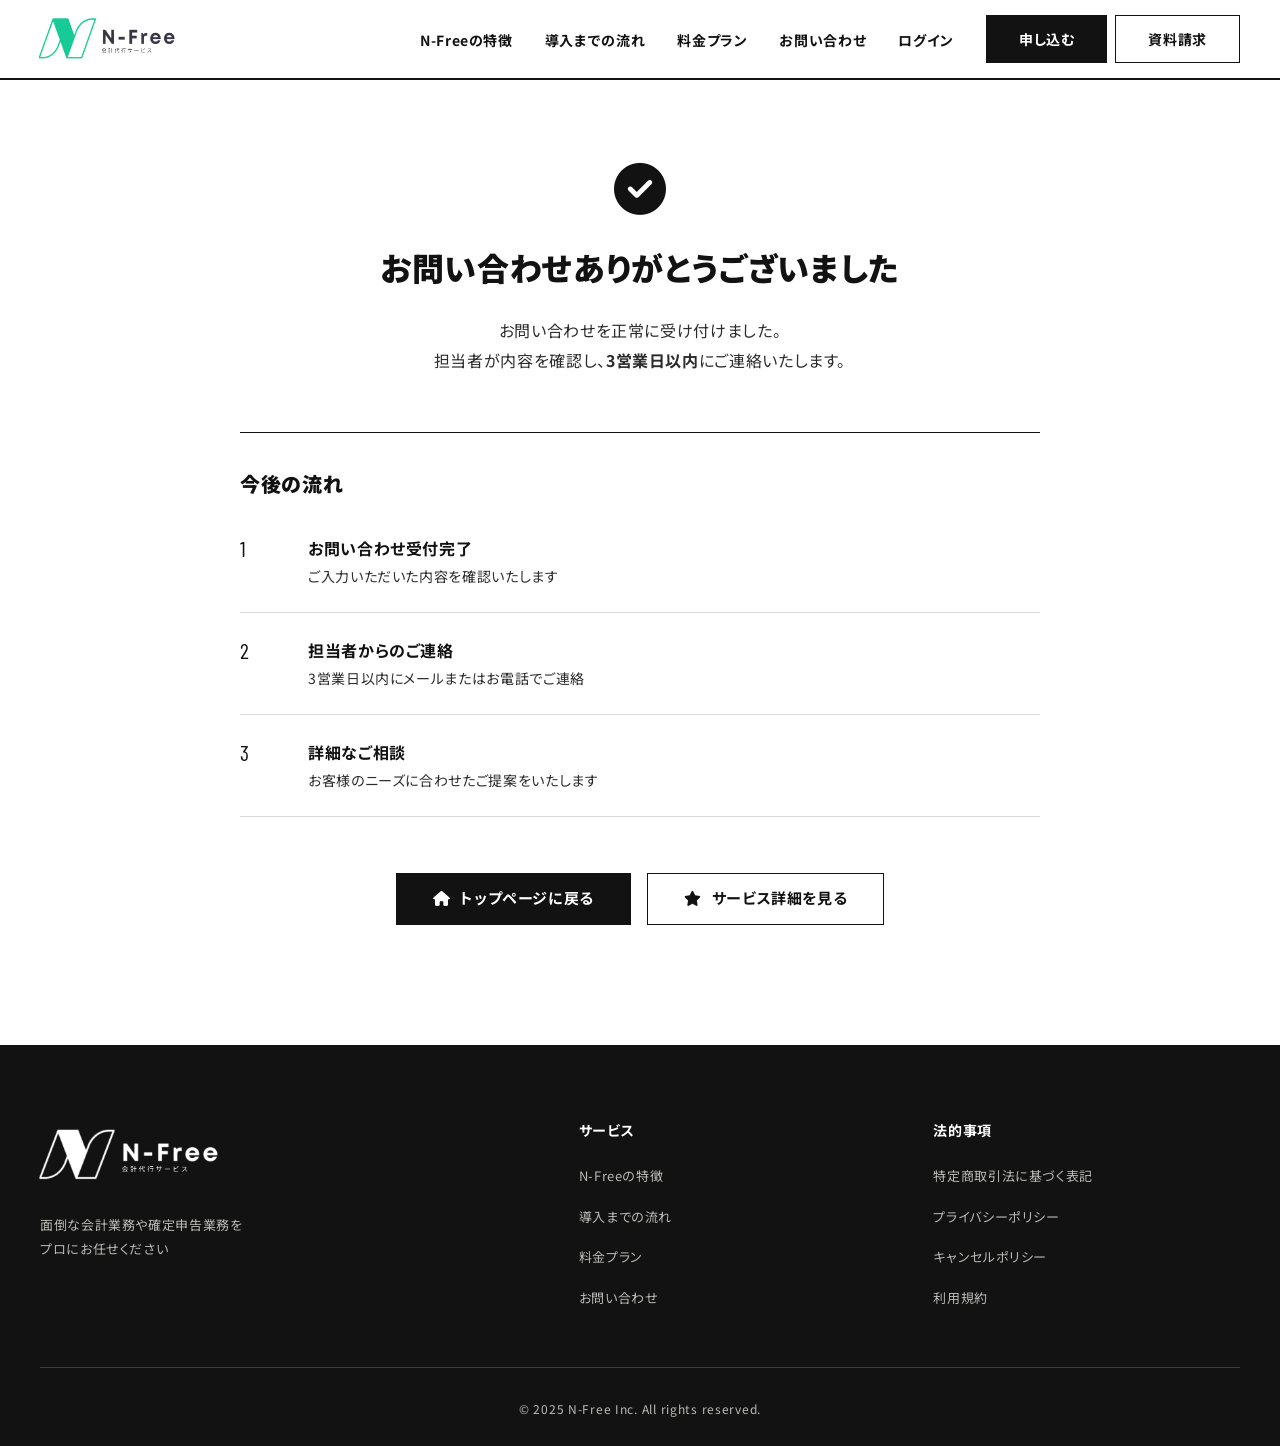
<file: thank-you.html>
<!DOCTYPE html>
<html lang="ja">

<head>
    <meta charset="UTF-8">
    <meta name="viewport" content="width=device-width, initial-scale=1.0">
    <meta name="robots" content="noindex, nofollow">
    <link rel="preconnect" href="https://fonts.googleapis.com">
    <link rel="preconnect" href="https://fonts.gstatic.com" crossorigin>
    <link rel="stylesheet" href="https://fonts.googleapis.com/css2?family=Noto+Sans+JP:wght@400;500;700;900&family=Barlow+Condensed:wght@500;600&display=swap">
    <script>document.documentElement.classList.add('js');setTimeout(function(){if(!window.__rv)document.documentElement.classList.remove('js')},3000);</script>
    <title>お問い合わせ完了 | N-Free 記帳代行サービス</title>
    <link rel="icon" href="image/favicon.ico" type="image/x-icon">
    <link rel="stylesheet" href="style.css">
    <link rel="stylesheet" href="https://cdnjs.cloudflare.com/ajax/libs/font-awesome/6.5.1/css/all.min.css">
    <script src="https://code.jquery.com/jquery-3.6.0.min.js"></script>
</head>

<body>
    <header>
        <div class="container">
            <div class="header-flex">
                <div class="header-img">
                    <a href="index.html"><img src="image/logo01.png" alt="N-Free"></a>
                </div>
                <nav>
                    <ul class="header-list">
                        <li><a href="index.html#sec03" class="list">N-Freeの特徴</a></li>
                        <li><a href="index.html#sec08" class="list">導入までの流れ</a></li>
                        <li><a href="index.html#sec07" class="list">料金プラン</a></li>
                        <li><a href="contact.html" class="list">お問い合わせ</a></li>
                        <li><a href="https://app.n-free.jp" class="list" target="_blank">ログイン</a></li>
                    </ul>
                </nav>
                <div class="header-actions">
                    <a href="https://app.n-free.jp" class="header-login" target="_blank">ログイン</a>
                    <div class="header-link">
                        <a href="https://app.n-free.jp/signup" target="_blank">
                            <span>申し込む</span>
                        </a>
                        <a href="contact.html">
                            <span>資料請求</span>
                        </a>
                    </div>
                </div>
                <div id="hamburger" class="hamburger">
                    <span></span>
                    <span></span>
                    <span></span>
                </div>
            </div>
            <div class="menu-overlay"></div>
            <div class="hide-flex">
                <nav>
                    <ul class="hide-list">
                        <li><a href="index.html#sec03" class="list">N-Freeの特徴</a></li>
                        <li><a href="index.html#sec08" class="list">導入までの流れ</a></li>
                        <li><a href="index.html#sec07" class="list">料金プラン</a></li>
                        <li><a href="contact.html" class="list">お問い合わせ</a></li>
                        <li><a href="https://app.n-free.jp" class="list" target="_blank">ログイン</a></li>
                    </ul>
                </nav>
                <div class="hide-link">
                    <a href="https://app.n-free.jp/signup" target="_blank">
                        <span>申し込む</span>
                    </a>
                    <a href="contact.html">
                        <span>資料請求</span>
                    </a>
                </div>
            </div>
        </div>
    </header>

    <main>
        <section class="thank-you-page">
            <div class="container">
                <div class="thank-you-content">
                    <div class="success-icon">
                        <i class="fas fa-check-circle"></i>
                    </div>
                    
                    <h1>お問い合わせありがとうございました</h1>
                    
                    <p class="thank-you-message">
                        お問い合わせを正常に受け付けました。<br>
                        担当者が内容を確認し、<strong>3営業日以内</strong>にご連絡いたします。
                    </p>
                    
                    <div class="next-steps">
                        <h2>今後の流れ</h2>
                        <ul class="steps-list">
                            <li>
                                <span class="step-number">1</span>
                                <div class="step-content">
                                    <strong>お問い合わせ受付完了</strong>
                                    <p>ご入力いただいた内容を確認いたします</p>
                                </div>
                            </li>
                            <li>
                                <span class="step-number">2</span>
                                <div class="step-content">
                                    <strong>担当者からのご連絡</strong>
                                    <p>3営業日以内にメールまたはお電話でご連絡</p>
                                </div>
                            </li>
                            <li>
                                <span class="step-number">3</span>
                                <div class="step-content">
                                    <strong>詳細なご相談</strong>
                                    <p>お客様のニーズに合わせたご提案をいたします</p>
                                </div>
                            </li>
                        </ul>
                    </div>
                    
                    
                    <div class="action-buttons">
                        <a href="index.html" class="btn-primary">
                            <i class="fas fa-home"></i>
                            トップページに戻る
                        </a>
                        <a href="index.html#sec03" class="btn-secondary">
                            <i class="fas fa-star"></i>
                            サービス詳細を見る
                        </a>
                    </div>
                </div>
            </div>
        </section>
    </main>

    <footer>
        <div class="container">
            <div class="footer-content">
                <div class="footer-section">
                    <div class="footer-logo">
                        <img src="image/logo01.png" alt="N-Free" style="max-width: 200px;">
                    </div>
                    <p class="footer-text">面倒な会計業務や確定申告業務を<br>プロにお任せください</p>
                </div>
                
                <div class="footer-section">
                    <h4>サービス</h4>
                    <ul class="footer-links">
                        <li><a href="index.html#sec03">N-Freeの特徴</a></li>
                        <li><a href="index.html#sec08">導入までの流れ</a></li>
                        <li><a href="index.html#sec07">料金プラン</a></li>
                        <li><a href="contact.html">お問い合わせ</a></li>
                    </ul>
                </div>
                
                <!--div class="footer-section">
                    <h4>会社情報</h4>
                    <ul class="footer-links">
                        <li><a href="index.html#sec10">会社概要</a></li>
                    </ul>
                </div-->
                
                <div class="footer-section">
                    <h4>法的事項</h4>
                    <ul class="footer-links">
                        <li><a href="tokushoho.html">特定商取引法に基づく表記</a></li>
                        <li><a href="privacy-policy.html">プライバシーポリシー</a></li>
                        <li><a href="cancel-policy.html">キャンセルポリシー</a></li>
                        <li><a href="terms-of-service.html">利用規約</a></li>
                    </ul>
                </div>
            </div>
            
            <div class="footer-bottom">
                <small>© 2025 N-Free Inc. All rights reserved.</small>
            </div>
        </div>
    </footer>

    <script src="script.js"></script>
</body>

</html>
</file>
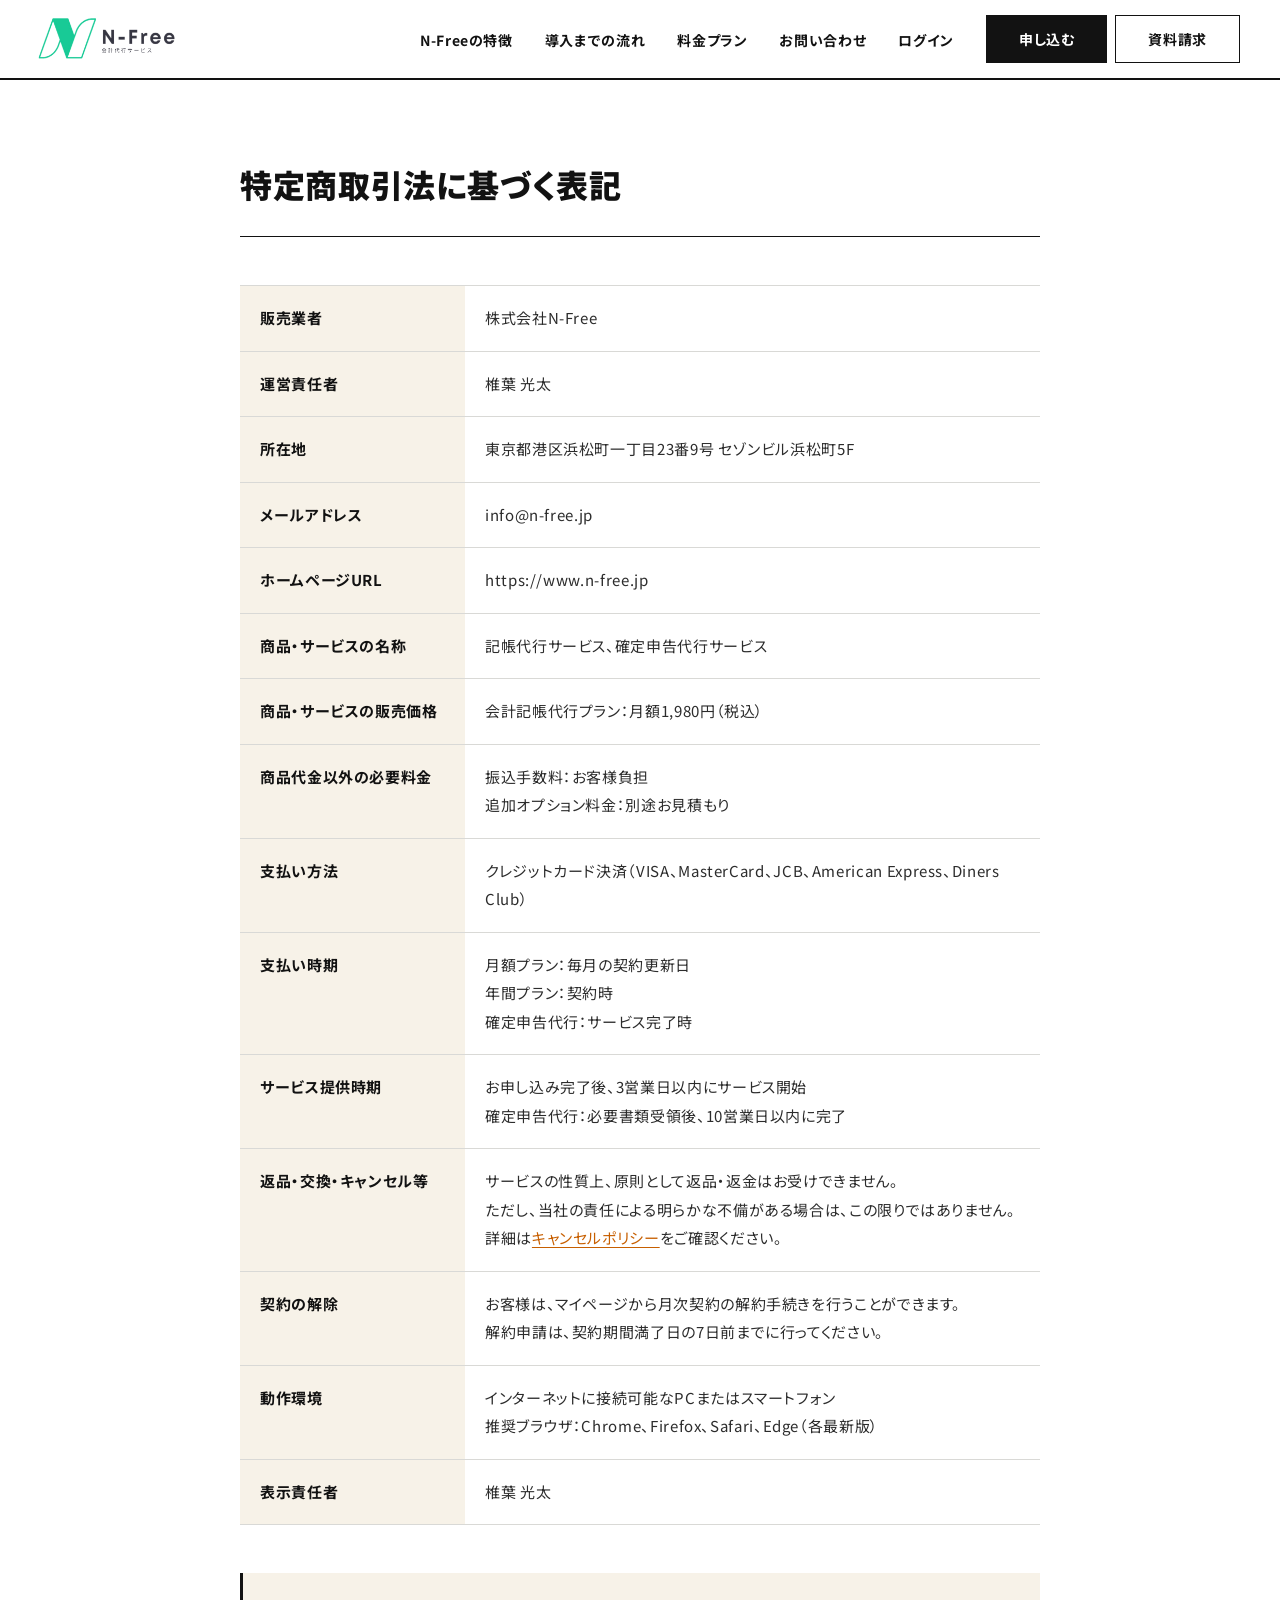
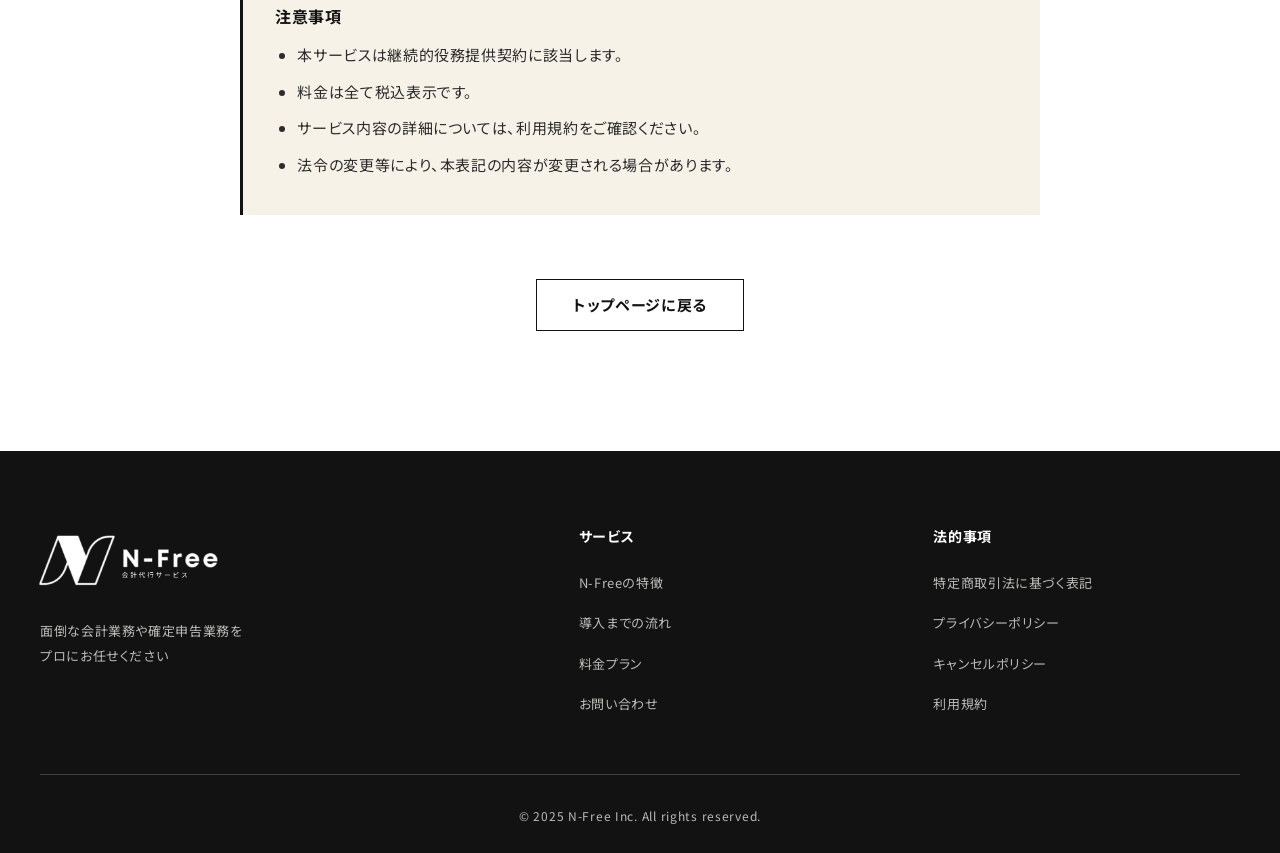
<file: tokushoho.html>
<!DOCTYPE html>
<html lang="ja">

<head>
    <meta charset="UTF-8">
    <meta name="viewport" content="width=device-width, initial-scale=1.0">
    <meta name="robots" content="noindex, nofollow">
    <link rel="preconnect" href="https://fonts.googleapis.com">
    <link rel="preconnect" href="https://fonts.gstatic.com" crossorigin>
    <link rel="stylesheet" href="https://fonts.googleapis.com/css2?family=Noto+Sans+JP:wght@400;500;700;900&family=Barlow+Condensed:wght@500;600&display=swap">
    <script>document.documentElement.classList.add('js');setTimeout(function(){if(!window.__rv)document.documentElement.classList.remove('js')},3000);</script>
    <title>特定商取引法に基づく表記 | N-Free 記帳代行サービス</title>
    <link rel="icon" href="image/favicon.ico" type="image/x-icon">
    <link rel="stylesheet" href="style.css">
    <link rel="stylesheet" href="https://cdnjs.cloudflare.com/ajax/libs/font-awesome/6.5.1/css/all.min.css">
    <script src="https://code.jquery.com/jquery-3.6.0.min.js"></script>
</head>

<body>
    <header>
        <div class="container">
            <div class="header-flex">
                <div class="header-img">
                    <a href="index.html"><img src="image/logo01.png" alt="N-Free"></a>
                </div>
                <nav>
                    <ul class="header-list">
                        <li><a href="index.html#sec03" class="list">N-Freeの特徴</a></li>
                        <li><a href="index.html#sec08" class="list">導入までの流れ</a></li>
                        <li><a href="index.html#sec07" class="list">料金プラン</a></li>
                        <li><a href="contact.html" class="list">お問い合わせ</a></li>
                        <li><a href="https://app.n-free.jp" class="list" target="_blank">ログイン</a></li>
                    </ul>
                </nav>
                <div class="header-actions">
                    <a href="https://app.n-free.jp" class="header-login" target="_blank">ログイン</a>
                    <div class="header-link">
                        <a href="https://app.n-free.jp/signup" target="_blank">
                            <span>申し込む</span>
                        </a>
                        <a href="contact.html">
                            <span>資料請求</span>
                        </a>
                    </div>
                </div>
                <div id="hamburger" class="hamburger">
                    <span></span>
                    <span></span>
                    <span></span>
                </div>
            </div>
            <div class="menu-overlay"></div>
            <div class="hide-flex">
                <nav>
                    <ul class="hide-list">
                        <li><a href="index.html#sec03" class="list">N-Freeの特徴</a></li>
                        <li><a href="index.html#sec08" class="list">導入までの流れ</a></li>
                        <li><a href="index.html#sec07" class="list">料金プラン</a></li>
                        <li><a href="contact.html" class="list">お問い合わせ</a></li>
                        <li><a href="https://app.n-free.jp" class="list" target="_blank">ログイン</a></li>
                    </ul>
                </nav>
                <div class="hide-link">
                    <a href="https://app.n-free.jp/signup" target="_blank">
                        <span>申し込む</span>
                    </a>
                    <a href="contact.html">
                        <span>資料請求</span>
                    </a>
                </div>
            </div>
        </div>
    </header>

    <main>
        <section class="policy-page">
            <div class="policy-container">
                <h1>特定商取引法に基づく表記</h1>
                
                <div>
                    <table class="company-table">
                        <tbody>
                            <tr>
                                <th>販売業者</th>
                                <td>株式会社N-Free</td>
                            </tr>
                            <tr>
                                <th>運営責任者</th>
                                <td>椎葉 光太</td>
                            </tr>
                            <tr>
                                <th>所在地</th>
                                <td>東京都港区浜松町一丁目23番9号 セゾンビル浜松町5F</td>
                            </tr>
                            <!-- <tr>
                                <th>電話番号</th>
                                <td>03-0000-0000</td>
                            </tr> -->
                            <tr>
                                <th>メールアドレス</th>
                                <td>info@n-free.jp</td>
                            </tr>
                            <tr>
                                <th>ホームページURL</th>
                                <td>https://www.n-free.jp</td>
                            </tr>
                            <tr>
                                <th>商品・サービスの名称</th>
                                <td>記帳代行サービス、確定申告代行サービス</td>
                            </tr>
                            <tr>
                                <th>商品・サービスの販売価格</th>
                                <td>
                                    会計記帳代行プラン：月額1,980円（税込）
                                </td>
                            </tr>
                            <tr>
                                <th>商品代金以外の必要料金</th>
                                <td>
                                    振込手数料：お客様負担<br>
                                    追加オプション料金：別途お見積もり
                                </td>
                            </tr>
                            <tr>
                                <th>支払い方法</th>
                                <td>
                                    クレジットカード決済（VISA、MasterCard、JCB、American Express、Diners Club）
                                </td>
                            </tr>
                            <tr>
                                <th>支払い時期</th>
                                <td>
                                    月額プラン：毎月の契約更新日<br>
                                    年間プラン：契約時<br>
                                    確定申告代行：サービス完了時
                                </td>
                            </tr>
                            <tr>
                                <th>サービス提供時期</th>
                                <td>
                                    お申し込み完了後、3営業日以内にサービス開始<br>
                                    確定申告代行：必要書類受領後、10営業日以内に完了
                                </td>
                            </tr>
                            <tr>
                                <th>返品・交換・キャンセル等</th>
                                <td>
                                    サービスの性質上、原則として返品・返金はお受けできません。<br>
                                    ただし、当社の責任による明らかな不備がある場合は、この限りではありません。<br>
                                    詳細は<a href="cancel-policy.html">キャンセルポリシー</a>をご確認ください。
                                </td>
                            </tr>
                            <tr>
                                <th>契約の解除</th>
                                <td>
                                    お客様は、マイページから月次契約の解約手続きを行うことができます。<br>
                                    解約申請は、契約期間満了日の7日前までに行ってください。
                                </td>
                            </tr>
                            <tr>
                                <th>動作環境</th>
                                <td>
                                    インターネットに接続可能なPCまたはスマートフォン<br>
                                    推奨ブラウザ：Chrome、Firefox、Safari、Edge（各最新版）
                                </td>
                            </tr>
                            <tr>
                                <th>表示責任者</th>
                                <td>椎葉 光太</td>
                            </tr>
                        </tbody>
                    </table>

                    <div class="info-box">
                        <h3>注意事項</h3>
                        <ul>
                            <li>本サービスは継続的役務提供契約に該当します。</li>
                            <li>料金は全て税込表示です。</li>
                            <li>サービス内容の詳細については、利用規約をご確認ください。</li>
                            <li>法令の変更等により、本表記の内容が変更される場合があります。</li>
                        </ul>
                    </div>

                    <div class="button-center">
                        <a href="index.html" class="back-button">トップページに戻る</a>
                    </div>
                </div>
            </div>
        </section>
    </main>

    <footer>
        <div class="container">
            <div class="footer-content">
                <div class="footer-section">
                    <div class="footer-logo">
                        <img src="image/logo01.png" alt="N-Free" style="max-width: 200px;">
                    </div>
                    <p class="footer-text">面倒な会計業務や確定申告業務を<br>プロにお任せください</p>
                </div>
                
                <div class="footer-section">
                    <h4>サービス</h4>
                    <ul class="footer-links">
                        <li><a href="index.html#sec03">N-Freeの特徴</a></li>
                        <li><a href="index.html#sec08">導入までの流れ</a></li>
                        <li><a href="index.html#sec07">料金プラン</a></li>
                        <li><a href="contact.html">お問い合わせ</a></li>
                    </ul>
                </div>
                
                <!--div class="footer-section">
                    <h4>会社情報</h4>
                    <ul class="footer-links">
                        <li><a href="index.html#sec10">会社概要</a></li>
                    </ul>
                </div-->
                
                <div class="footer-section">
                    <h4>法的事項</h4>
                    <ul class="footer-links">
                        <li><a href="tokushoho.html">特定商取引法に基づく表記</a></li>
                        <li><a href="privacy-policy.html">プライバシーポリシー</a></li>
                        <li><a href="cancel-policy.html">キャンセルポリシー</a></li>
                        <li><a href="terms-of-service.html">利用規約</a></li>
                    </ul>
                </div>
            </div>
            
            <div class="footer-bottom">
                <small>© 2025 N-Free Inc. All rights reserved.</small>
            </div>
        </div>
    </footer>

    <script src="script.js"></script>
</body>

</html>
</file>
<file: style.css>
/* ------------------------------------------------------------
   共通の土台（リセット / ヘッダー / メニュー / フッター / 下層ページ）
   色・書体・角丸は :root の変数で各案が決める
------------------------------------------------------------ */
*, *::before, *::after { box-sizing: border-box; }
html { -webkit-text-size-adjust: 100%; scroll-padding-top: var(--header-h); }
body {
  margin: 0;
  font-family: var(--font-body);
  font-size: 16px;
  line-height: 1.9;
  color: var(--c-text);
  background: var(--c-bg);
  font-feature-settings: "palt";
  letter-spacing: 0.04em;
  -webkit-font-smoothing: antialiased;
  overflow-wrap: anywhere;
}
h1, h2, h3, h4, p, ul, ol, table, figure { margin: 0; }
h1, h2, h3, h4, .statement-main, .voice { word-break: auto-phrase; line-break: strict; }
ul, ol { padding: 0; list-style: none; }
img { max-width: 100%; height: auto; vertical-align: middle; }
a { color: inherit; text-decoration: none; }
button { font: inherit; color: inherit; background: none; border: 0; padding: 0; cursor: pointer; letter-spacing: inherit; }
table { border-collapse: collapse; width: 100%; }
strong { font-weight: 700; }
:focus-visible { outline: 2px solid var(--c-primary); outline-offset: 3px; }
main { padding-top: var(--header-h); display: block; }
.inner, .container { width: 100%; max-width: var(--w-inner); margin: 0 auto; padding: 0 40px; }
.sp-only, .pc-none { display: none; }

/* ---------- ヘッダー ---------- */
header {
  position: fixed; top: 0; left: 0; right: 0; z-index: 100;
  height: var(--header-h);
  background: var(--c-header-bg);
  border-bottom: 1px solid var(--c-line);
}
header .container { max-width: var(--w-header); height: 100%; }
.header-flex { display: flex; align-items: center; height: 100%; gap: 32px; }
.header-img { flex: none; }
.header-img img { display: block; height: 62px; width: auto; margin-left: -10px; }
.header-flex > nav { margin-left: auto; }
.header-list { display: flex; gap: 32px; }
.header-list a { font-size: 14px; font-weight: 500; color: var(--c-ink); padding: 8px 0; position: relative; }
.header-list a::after {
  content: ""; position: absolute; left: 0; right: 0; bottom: 0; height: 1px;
  background: currentColor; transform: scaleX(0); transform-origin: left; transition: transform .25s;
}
.header-list a:hover::after { transform: scaleX(1); }
.header-actions { display: flex; align-items: center; gap: 12px; flex: none; }
.header-login { display: none; font-size: 14px; font-weight: 500; color: var(--c-ink); }
.header-link { display: flex; gap: 8px; }
.header-link a, .hide-link a {
  display: inline-flex; align-items: center; justify-content: center;
  height: 44px; padding: 0 28px;
  font-size: 14px; font-weight: 700;
  color: var(--c-on-primary); background: var(--c-primary);
  border: 1px solid var(--c-primary);
  border-radius: var(--radius-btn);
  transition: background .2s, color .2s, border-color .2s;
}
.header-link a:hover, .hide-link a:hover { background: var(--c-primary-hover); border-color: var(--c-primary-hover); }
/* 下層ページの2つ目のボタン（資料請求）は線ボタンにする */
.header-link a + a, .hide-link a + a { color: var(--c-primary); background: transparent; }
.header-link a + a:hover, .hide-link a + a:hover { color: var(--c-on-primary); background: var(--c-primary); border-color: var(--c-primary); }

.hamburger { display: none; width: 44px; height: 44px; position: relative; cursor: pointer; flex: none; margin-right: -10px; }
.hamburger span { position: absolute; left: 10px; right: 10px; height: 2px; background: var(--c-ink); transition: transform .25s, opacity .2s, top .25s; }
.hamburger span:nth-child(1) { top: 14px; }
.hamburger span:nth-child(2) { top: 21px; }
.hamburger span:nth-child(3) { top: 28px; }
.hamburger.open span:nth-child(1) { top: 21px; transform: rotate(45deg); }
.hamburger.open span:nth-child(2) { opacity: 0; }
.hamburger.open span:nth-child(3) { top: 21px; transform: rotate(-45deg); }
.menu-overlay { position: fixed; inset: var(--header-h) 0 0 0; background: rgba(0, 0, 0, .45); opacity: 0; visibility: hidden; transition: opacity .25s, visibility .25s; }
.menu-overlay.active { opacity: 1; visibility: visible; }
.hide-flex {
  position: fixed; top: var(--header-h); right: 0; bottom: 0; width: min(86vw, 360px);
  background: var(--c-bg); padding: 16px 28px 40px; overflow-y: auto;
  transform: translateX(100%); visibility: hidden; transition: transform .3s, visibility .3s;
  border-left: 1px solid var(--c-line);
}
.hide-flex.active { transform: none; visibility: visible; }
.hide-list a { display: block; padding: 18px 0; font-size: 15px; font-weight: 500; color: var(--c-ink); border-bottom: 1px solid var(--c-line); }
.hide-link { display: grid; gap: 10px; margin-top: 28px; }
.hide-link a { width: 100%; height: 52px; }
body.menu-open { overflow: hidden; }

/* ---------- ボタン ---------- */
.btn {
  display: inline-flex; align-items: center; justify-content: center; gap: 12px;
  min-height: 56px; padding: 0 40px;
  font-size: 16px; font-weight: 700; line-height: 1.4;
  border: 1px solid transparent; border-radius: var(--radius-btn);
  transition: background .2s, color .2s, border-color .2s;
}
.btn-primary { color: var(--c-on-primary); background: var(--c-primary); border-color: var(--c-primary); }
.btn-primary:hover { background: var(--c-primary-hover); border-color: var(--c-primary-hover); }
.btn-secondary { color: var(--c-primary); background: transparent; border-color: var(--c-primary); }
.btn-secondary:hover { color: var(--c-on-primary); background: var(--c-primary); }

/* ---------- 経費の表（共通の骨組み） ---------- */
.expense-table-wrap { display: none; }
.expense-table th, .expense-table td { text-align: left; vertical-align: top; padding: 14px 20px; font-size: 14px; line-height: 1.8; border-bottom: 1px solid var(--c-line); }
.expense-table th { font-size: 13px; font-weight: 700; color: var(--c-ink); background: var(--c-bg-alt); }
.expense-table .narrow { width: 11em; font-weight: 700; color: var(--c-ink); white-space: nowrap; }

/* ---------- フッター ---------- */
footer { background: var(--c-footer-bg); color: var(--c-footer-text); padding: 72px 0 0; }
footer .container { max-width: var(--w-header); }
.footer-content { display: grid; grid-template-columns: 1.6fr 1fr 1fr; gap: 48px; padding-bottom: 56px; }
.footer-logo img { height: 76px; margin-left: -12px; width: auto; max-width: none !important; filter: var(--footer-logo-filter, none); }
.footer-text { margin-top: 20px; font-size: 13px; line-height: 1.9; }
.footer-section h4 { font-family: var(--font-head); font-size: 14px; font-weight: 700; color: var(--c-footer-head); margin-bottom: 16px; }
.footer-links li + li { margin-top: 10px; }
.footer-links a { font-size: 13px; }
.footer-links a:hover { text-decoration: underline; text-underline-offset: 4px; }
.footer-bottom { border-top: 1px solid var(--c-footer-line); padding: 24px 0; text-align: center; }
.footer-bottom small { font-size: 12px; letter-spacing: 0.06em; }

/* ---------- 下層ページ（規約類） ---------- */
.policy-page, .contact-page, .thank-you-page { padding: 80px 0 120px; }
.policy-container { max-width: 880px; margin: 0 auto; padding: 0 40px; }
.contact-page .container, .thank-you-page .container { max-width: 880px; }
.policy-page h1, .contact-page h1, .thank-you-page h1 {
  font-family: var(--font-head); font-weight: var(--fw-head); font-size: 32px; line-height: 1.5; color: var(--c-ink);
  padding-bottom: 28px; margin-bottom: 48px; border-bottom: 1px solid var(--c-ink);
}
.policy-container h2 { font-family: var(--font-head); font-weight: var(--fw-head); font-size: 20px; line-height: 1.6; color: var(--c-ink); margin: 48px 0 16px; }
.policy-container h3 { font-size: 16px; font-weight: 700; color: var(--c-ink); margin: 28px 0 10px; }
.policy-container p { font-size: 15px; margin-bottom: 14px; }
.policy-container ul, .policy-container ol { margin: 0 0 16px; padding-left: 1.4em; }
.policy-container ul { list-style: disc; }
.policy-container ol { list-style: decimal; }
.policy-container li { font-size: 15px; margin-bottom: 8px; }
.policy-container a:not(.back-button) { color: var(--c-link); text-decoration: underline; text-underline-offset: 3px; }
.company-table th, .company-table td { text-align: left; vertical-align: top; padding: 18px 20px; font-size: 15px; border-bottom: 1px solid var(--c-line); }
.company-table tr:first-child th, .company-table tr:first-child td { border-top: 1px solid var(--c-line); }
.company-table th { width: 15em; font-weight: 700; color: var(--c-ink); background: var(--c-bg-alt); }
.info-box, .contact-box { margin-top: 48px; padding: 28px 32px; background: var(--c-bg-alt); border-left: 3px solid var(--c-primary); border-radius: var(--radius); }
.info-box h3, .contact-box h3 { margin-top: 0; }
.info-box ul:last-child, .contact-box p:last-child { margin-bottom: 0; }
.button-center { margin-top: 64px; text-align: center; }
.back-button, .btn-primary, .btn-secondary, .submit-btn { cursor: pointer; }
.back-button, .action-buttons a {
  display: inline-flex; align-items: center; justify-content: center; gap: 10px;
  min-height: 52px; padding: 0 36px; font-size: 15px; font-weight: 700;
  color: var(--c-primary); border: 1px solid var(--c-primary); border-radius: var(--radius-btn);
  transition: background .2s, color .2s;
}
.back-button:hover, .action-buttons a:hover { color: var(--c-on-primary); background: var(--c-primary); }
.action-buttons a.btn-primary { color: var(--c-on-primary); background: var(--c-primary); }
.action-buttons a.btn-primary:hover { background: var(--c-primary-hover); border-color: var(--c-primary-hover); }

/* ---------- お問い合わせフォーム ---------- */
.contact-intro { font-size: 15px; margin-bottom: 48px; }
.form-row { display: grid; grid-template-columns: 1fr 1fr; gap: 24px; }
.form-group { margin-bottom: 28px; }
.form-group label, .privacy-label { display: block; font-size: 14px; font-weight: 700; color: var(--c-ink); margin-bottom: 8px; }
.required { color: #c0392b; }
.contact-form input[type="text"], .contact-form input[type="tel"], .contact-form input[type="email"],
.contact-form select, .contact-form textarea {
  width: 100%; padding: 13px 16px; font: inherit; font-size: 16px; line-height: 1.6; color: var(--c-ink);
  background: #fff; border: 1px solid var(--c-line-strong); border-radius: var(--radius);
}
.contact-form input:focus, .contact-form select:focus, .contact-form textarea:focus { outline: none; border-color: var(--c-primary); box-shadow: 0 0 0 1px var(--c-primary); }
.contact-form ::placeholder { color: #a3a9b0; }
.privacy-scroll { height: 220px; overflow-y: auto; padding: 20px 24px; font-size: 13px; line-height: 1.9; background: var(--c-bg-alt); border: 1px solid var(--c-line); border-radius: var(--radius); }
.privacy-content h4 { font-size: 14px; color: var(--c-ink); margin-bottom: 12px; }
.privacy-content h5 { font-size: 13px; color: var(--c-ink); margin: 16px 0 4px; }
.privacy-content p { margin-bottom: 8px; }
.privacy-content ul { list-style: disc; padding-left: 1.4em; margin-bottom: 8px; }
.privacy-agree { display: flex; align-items: center; gap: 10px; margin-top: 16px; }
.privacy-agree input { width: 18px; height: 18px; accent-color: var(--c-primary); }
.privacy-agree label { margin: 0; font-size: 15px; }
.submit-section { margin-top: 48px; text-align: center; }
.submit-btn {
  min-width: 280px; min-height: 60px; padding: 0 40px; font-size: 16px; font-weight: 700;
  color: var(--c-on-primary); background: var(--c-primary); border: 1px solid var(--c-primary); border-radius: var(--radius-btn);
  transition: background .2s;
}
.submit-btn:hover { background: var(--c-primary-hover); }

/* ---------- 送信完了ページ ---------- */
.thank-you-content { text-align: center; }
.thank-you-page h1 { border-bottom: 0; padding-bottom: 0; margin-bottom: 24px; }
.success-icon { font-size: 52px; line-height: 1; color: var(--c-primary); margin-bottom: 28px; }
.thank-you-message { font-size: 16px; margin-bottom: 56px; }
.next-steps { text-align: left; border-top: 1px solid var(--c-ink); padding-top: 32px; }
.next-steps h2 { font-family: var(--font-head); font-weight: var(--fw-head); font-size: 20px; color: var(--c-ink); margin-bottom: 8px; }
.steps-list li { display: flex; gap: 24px; align-items: flex-start; padding: 22px 0; border-bottom: 1px solid var(--c-line); }
.steps-list .step-number { flex: none; width: 2em; font-family: var(--font-num); font-size: 22px; line-height: 1.4; color: var(--c-primary); }
.step-content strong { display: block; color: var(--c-ink); }
.step-content p { font-size: 14px; }
.action-buttons { display: flex; flex-wrap: wrap; justify-content: center; gap: 16px; margin-top: 56px; }

/* ---------- レスポンシブ（共通） ---------- */
@media (max-width: 1024px) {
  .header-flex > nav, .header-link { display: none; }
  .header-actions { margin-left: auto; }
  .header-login { display: block; }
  .hamburger { display: block; }
}
@media (max-width: 768px) {
  body { font-size: 15px; }
  .inner, .container, .policy-container { padding: 0 20px; }
  .sp-only, .pc-none { display: inline; }
  .header-img img { height: 52px; }
  .btn { min-height: 54px; padding: 0 28px; }
  .footer-content { grid-template-columns: 1fr 1fr; gap: 36px 24px; }
  .footer-content > .footer-section:first-child { grid-column: 1 / -1; }
  footer { padding-top: 56px; }
  .policy-page, .contact-page, .thank-you-page { padding: 48px 0 80px; }
  .policy-page h1, .contact-page h1, .thank-you-page h1 { font-size: 24px; margin-bottom: 32px; padding-bottom: 20px; }
  .company-table th, .company-table td { display: block; width: 100%; padding: 12px 14px; }
  .company-table th { border-bottom: 0; }
  .form-row { grid-template-columns: 1fr; gap: 0; }
  .submit-btn { width: 100%; min-width: 0; }
  .expense-table th, .expense-table td { padding: 12px 12px; font-size: 13px; }
  .expense-table .narrow { width: 7.5em; white-space: normal; }
}

/* ============================================================
   案3：力強いブランド（墨 × 白 × N-Free グリーンの色面 / 極太ゴシック / 非対称）
   緑の面の上は墨文字、墨の面の上は白文字＋明るい緑
============================================================ */
:root {
  --c-ink: #121212;
  --c-text: #2c2c2c;
  --c-sub: #6a6a6a;
  --c-line: #d9d9d6;
  --c-line-strong: #a8a8a4;
  --c-bg: #ffffff;
  --c-bg-alt: #f2f5f3;
  --c-primary: #121212;
  --c-primary-hover: #0c8f66;
  --c-on-primary: #ffffff;
  --c-green: #1cc993;        /* ロゴの緑。色面の背景に使う */
  --c-green-deep: #0c8f66;   /* 白地の上で文字に使う緑 */
  --c-bright: #3fe3ad;       /* 墨地の上で文字に使う緑 */
  --c-link: #0c8f66;
  --c-header-bg: #ffffff;
  --c-footer-bg: #121212;
  --c-footer-text: #b9b9b5;
  --c-footer-head: #ffffff;
  --c-footer-line: rgba(255, 255, 255, .18);
  --footer-logo-filter: brightness(0) invert(1);
  --radius: 0;
  --radius-btn: 0;
  --font-head: "Noto Sans JP", "Hiragino Kaku Gothic ProN", "Yu Gothic", Meiryo, sans-serif;
  --font-body: "Noto Sans JP", "Hiragino Kaku Gothic ProN", "Yu Gothic", Meiryo, sans-serif;
  --font-num: "Barlow Condensed", "Noto Sans JP", sans-serif;
  --fw-head: 900;
  --header-h: 80px;
  --w-inner: 1280px;
  --w-header: 1360px;
  --ease-out: cubic-bezier(.16, 1, .3, 1);
}
header { border-bottom: 2px solid var(--c-ink); }
.header-list a, .header-login { font-weight: 700; }
.header-link a, .hide-link a { height: 48px; padding: 0 32px; }

/* ---------- ヒーロー（緑の全面） ---------- */
.hero { position: relative; background: var(--c-green); color: var(--c-ink); overflow: hidden; }

.hero-inner { position: relative; z-index: 1; display: grid; grid-template-columns: minmax(0, 1fr) 360px; gap: 48px; align-items: center; }
.hero-body { padding: 72px 0 88px; }
.hero-promo { position: relative; display: flex; flex-wrap: wrap; align-items: center; gap: 6px 20px; padding-bottom: 18px; margin-bottom: 56px; }
.hero-promo-headline { font-size: 16px; font-weight: 700; line-height: 1.5; }
.hero-promo-headline strong { display: inline-block; font-weight: 900; color: #fff; background: var(--c-ink); padding: 3px 12px; margin-right: .5em; }
.hero-promo-sub { font-size: 13px; font-weight: 500; }
.hero-eyebrow { font-size: 16px; font-weight: 700; margin-bottom: 16px; }
.hero-eyebrow-em { padding-bottom: 5px; }
.hero-title { font-weight: 900; font-size: clamp(44px, 7.6vw, 112px); line-height: 1.18; letter-spacing: 0; }
.hero-title-line { display: block; white-space: nowrap; }
.hero-title-accent { color: #fff; }
.hero-subtitle { margin-top: 40px; font-size: 19px; font-weight: 500; line-height: 1.9; }
.hero-subtitle strong { font-weight: 900; }
.hero-cta { margin-top: 44px; }
.btn-hero { min-height: 76px; padding: 0 32px 0 0; font-size: 20px; font-weight: 900; gap: 20px; }
.btn-hero:hover { color: var(--c-ink); background: #fff; border-color: #fff; }
.btn-tag { align-self: stretch; display: flex; align-items: center; padding: 0 18px; font-size: 13px; font-weight: 700; color: var(--c-ink); background: #fff; }
.btn-hero:hover .btn-tag { color: #fff; background: var(--c-ink); }
.btn-arrow { margin-left: 16px; }
@keyframes arrow-nudge { 0%, 100% { transform: translateX(0); } 50% { transform: translateX(7px); } }
.hero-meta { display: flex; flex-wrap: wrap; margin-top: 36px; font-size: 14px; font-weight: 500; }
.hero-meta li { padding: 0 20px; border-left: 1px solid rgba(0, 0, 0, .45); line-height: 1.4; }
.hero-meta li:first-child { padding-left: 0; border-left: 0; }
.hero-meta strong { font-size: 17px; font-weight: 900; }
.hero-visual { padding: 48px 0; }
.hero-app-image { display: block; width: 100%; filter: drop-shadow(0 28px 36px rgba(0, 0, 0, .28)); animation: phone-float 6s ease-in-out 2.6s infinite; }
@keyframes phone-float { 0%, 100% { transform: translateY(0) rotate(0); } 50% { transform: translateY(-16px) rotate(-1.4deg); } }

/* ボタンの上を光が横切る */
.btn-hero, .btn-cta, .btn-plan { position: relative; overflow: hidden; --sheen: rgba(255, 255, 255, .34); }
.btn-hero::after, .btn-cta::after, .btn-plan::after {
  content: ""; position: absolute; top: 0; bottom: 0; left: 0; width: 28%;
  background: linear-gradient(90deg, transparent, var(--sheen), transparent);
  transform: translateX(-160%) skewX(-20deg); pointer-events: none;
  animation: sheen 4.4s ease-in-out 4.6s infinite;
}
@keyframes sheen { 0% { transform: translateX(-160%) skewX(-20deg); } 45%, 100% { transform: translateX(480%) skewX(-20deg); } }

/* ---------- オープニング（ページを開いた直後。要素ごとに現れ方を変える） ---------- */
.hero { animation: hero-wipe 1s var(--ease-out) both; }
@keyframes hero-wipe { from { clip-path: inset(0 0 100% 0); } to { clip-path: inset(0 0 0 0); } }

/* 1) 無料の告知：黒ラベルから左→右に拭き出し、下線が引かれ、補足はピントが合うように現れる */
.hero-promo::after { content: ""; position: absolute; left: 0; right: 0; bottom: 0; height: 2px; background: var(--c-ink); transform-origin: left; animation: draw-x 1s var(--ease-out) .35s both; }
.hero-promo-headline { animation: wipe-right .8s var(--ease-out) .45s both; }
.hero-promo-sub { animation: focus-in .9s ease-out .95s both; }
@keyframes draw-x { from { transform: scaleX(0); } to { transform: scaleX(1); } }
@keyframes wipe-right { from { clip-path: inset(0 100% 0 0); } to { clip-path: inset(0 0 0 0); } }
@keyframes focus-in { from { opacity: 0; filter: blur(10px); letter-spacing: .3em; } to { opacity: 1; filter: blur(0); letter-spacing: inherit; } }

/* 2) 対象：左から滑り込み、「確定申告が初めての方」に下線が引かれる */
.hero-eyebrow { animation: slide-left .8s var(--ease-out) .7s both; }
.hero-eyebrow-em { background: linear-gradient(var(--c-ink), var(--c-ink)) no-repeat left bottom / 100% 3px; animation: underline-grow .7s var(--ease-out) 1.35s both; }
@keyframes slide-left { from { opacity: 0; transform: translateX(-48px); } to { opacity: 1; transform: translateX(0); } }
@keyframes underline-grow { from { background-size: 0% 3px; } to { background-size: 100% 3px; } }

/* 3) 見出し 1 行目：1 文字ずつ跳ね上がる（script.js が文字を分ける。分けられないときは行ごとせり上がる） */
.hero-title-line:nth-child(1) { animation: line-rise 1s var(--ease-out) .9s both; }
.hero-title-line.is-split { animation: none; }
.hero-title-line .ch { display: inline-block; transform-origin: 50% 100%; animation: ch-rise .9s var(--ease-out) both; animation-delay: calc(.9s + var(--c) * 70ms); }
@keyframes line-rise { from { transform: translateY(105%); clip-path: inset(0 0 105% 0); } to { transform: translateY(0); clip-path: inset(0 0 -10% 0); } }
@keyframes ch-rise { from { opacity: 0; transform: translateY(70%) rotate(14deg) scale(.7); } 60% { opacity: 1; } to { opacity: 1; transform: none; } }

/* 4) 見出し 2 行目：墨のブロックが走り抜けたあとに白い文字が残る */
.hero-title-accent { position: relative; width: fit-content; animation: block-text 1.1s linear 1.45s both; }
.hero-title-accent::after { content: ""; position: absolute; inset: 6% -1% 4% -1%; background: var(--c-ink); transform: scaleX(0); animation: block-sweep 1.1s cubic-bezier(.77, 0, .18, 1) 1.45s both; }
@keyframes block-text { 0%, 49.9% { color: transparent; } 50%, 100% { color: #fff; } }
@keyframes block-sweep { 0% { transform: scaleX(0); transform-origin: left; } 50% { transform: scaleX(1); transform-origin: left; } 50.1% { transform: scaleX(1); transform-origin: right; } 100% { transform: scaleX(0); transform-origin: right; } }

/* 5) 説明文：ふわっと現れ、「AIが自動で記帳」にマーカーが引かれる */
.hero-subtitle { animation: soft-in 1s ease-out 2.2s both; }
.hero-subtitle strong { padding: 0 2px; background: linear-gradient(rgba(255, 255, 255, .7), rgba(255, 255, 255, .7)) no-repeat left 100% / 100% 26%; animation: marker 1s var(--ease-out) 2.9s both; }
@keyframes soft-in { from { opacity: 0; transform: translateY(14px); filter: blur(6px); } to { opacity: 1; transform: none; filter: blur(0); } }
@keyframes marker { from { background-size: 0% 26%; } to { background-size: 100% 26%; } }

/* 6) ボタン：「期間限定」が弾んで出て、そこからボタンが右へ伸び、矢印が飛び込む */
.btn-hero { animation: btn-extend .8s var(--ease-out) 2.75s both; }
.btn-tag { animation: tag-pop .6s cubic-bezier(.34, 1.56, .64, 1) 2.55s both; }
.btn-hero .btn-label { animation: soft-in .6s ease-out 3.1s both; }
.btn-arrow { animation: arrow-in .6s var(--ease-out) 3.3s both, arrow-nudge 1.6s ease-in-out 4s infinite; }
@keyframes btn-extend { from { clip-path: inset(0 100% 0 0); } to { clip-path: inset(0 0 0 0); } }
@keyframes tag-pop { from { opacity: 0; transform: scale(.3); } to { opacity: 1; transform: scale(1); } }
@keyframes arrow-in { from { opacity: 0; transform: translateX(-40px); } to { opacity: 1; transform: translateX(0); } }

/* 7) 3 つの特徴：札がめくれるように 1 つずつ */
.hero-meta { perspective: 600px; }
.hero-meta li { transform-origin: 50% 0; animation: flip-down .7s var(--ease-out) both; }
.hero-meta li:nth-child(1) { animation-delay: 3.5s; }
.hero-meta li:nth-child(2) { animation-delay: 3.65s; }
.hero-meta li:nth-child(3) { animation-delay: 3.8s; }
@keyframes flip-down { from { opacity: 0; transform: rotateX(-90deg); } to { opacity: 1; transform: rotateX(0); } }

/* 端末：傾きながら下から滑り込む */
.hero-visual { animation: phone-in 1.3s var(--ease-out) 1s both; }
@keyframes phone-in { from { opacity: 0; transform: translateY(140px) rotate(9deg); } to { opacity: 1; transform: translateY(0) rotate(0); } }

/* ---------- スクロールで現れる動き（script.js が .rv-* / .is-in を付ける。セクションごとに種類を変える） ---------- */
html { overflow-x: hidden; }
main { overflow-x: clip; }
.js [class*="rv-"] { --d: calc(var(--i, 0) * var(--step, 90ms)); }
/* 下から */
.js .rv-up { opacity: 0; transform: translateY(40px); transition: opacity .8s var(--ease-out) var(--d), transform .8s var(--ease-out) var(--d); }
/* 左から / 右から */
.js .rv-left { opacity: 0; transform: translateX(-64px); transition: opacity .8s var(--ease-out) var(--d), transform .9s var(--ease-out) var(--d); }
.js .rv-right { opacity: 0; transform: translateX(64px); transition: opacity .8s var(--ease-out) var(--d), transform .9s var(--ease-out) var(--d); }
/* 左から右へ拭う */
.js .rv-wipe { clip-path: inset(0 100% 0 0); transition: clip-path 1s var(--ease-out) var(--d); }
.js .rv-wipe.is-in { clip-path: inset(-10% -2% -10% -2%); }
/* 下からせり上がる */
.js .rv-rise { clip-path: inset(0 0 100% 0); transform: translateY(60%); transition: clip-path 1s var(--ease-out) var(--d), transform 1s var(--ease-out) var(--d); }
.js .rv-rise.is-in { clip-path: inset(-10% -2% -10% -2%); }
/* ピントが合う */
.js .rv-focus { opacity: 0; filter: blur(14px); transform: scale(1.06); transition: opacity 1s ease-out var(--d), filter 1s ease-out var(--d), transform 1.1s var(--ease-out) var(--d); }
.js .rv-focus.is-in { filter: blur(0); }
/* 札がめくれる */
.js .rv-flip { opacity: 0; transform: perspective(900px) rotateX(-70deg); transform-origin: 50% 0; transition: opacity .7s ease-out var(--d), transform .9s var(--ease-out) var(--d); }
/* 上から落ちてくる */
.js .rv-drop { opacity: 0; transform: translateY(-70px); transition: opacity .5s ease-out var(--d), transform .8s cubic-bezier(.34, 1.4, .64, 1) var(--d); }
/* 上から下へ幕が開く */
.js .rv-down { clip-path: inset(0 0 100% 0); transition: clip-path 1s var(--ease-out) var(--d); }
.js .rv-down.is-in { clip-path: inset(0 0 0 0); }
/* 少し小さい状態から広がる */
.js .rv-zoom { opacity: 0; transform: scale(.9); transition: opacity .7s ease-out var(--d), transform 1s var(--ease-out) var(--d); }
/* 弾むように出る */
.js .rv-pop { opacity: 0; transform: scale(.6); transition: opacity .4s ease-out var(--d), transform .6s cubic-bezier(.34, 1.56, .64, 1) var(--d); }
/* 左から右へ伸びる */
.js .rv-extend { clip-path: inset(0 100% 0 0); transition: clip-path 1s cubic-bezier(.77, 0, .18, 1) var(--d); }
.js .rv-extend.is-in { clip-path: inset(0 0 0 0); }
.js .rv-up.is-in, .js .rv-left.is-in, .js .rv-right.is-in, .js .rv-rise.is-in, .js .rv-focus.is-in,
.js .rv-flip.is-in, .js .rv-drop.is-in, .js .rv-zoom.is-in, .js .rv-pop.is-in { opacity: 1; transform: none; }
/* 帯の背景色が左から伸びる */
.js .statement.rv-band { background-color: transparent; background-image: linear-gradient(var(--band), var(--band)); background-repeat: no-repeat; background-size: 0% 100%; transition: background-size .9s cubic-bezier(.77, 0, .18, 1); }
.js .statement.rv-band.is-in { background-size: 100% 100%; }
/* 罫線が左から引かれる（上の線 / 下の線） */
.js .rv-line { position: relative; border-top-color: transparent; }
.js .rv-line::before { content: ""; position: absolute; left: 0; right: 0; top: calc(var(--line-w) * -1); height: var(--line-w); background: var(--c-ink); transform: scaleX(0); transform-origin: left; transition: transform 1s var(--ease-out) var(--d); }
.js .rv-uline { position: relative; border-bottom-color: transparent; }
.js .rv-uline::after { content: ""; position: absolute; left: 0; right: 0; bottom: calc(var(--line-w) * -1); height: var(--line-w); background: var(--c-ink); transform: scaleX(0); transform-origin: left; transition: transform 1.1s var(--ease-out) .2s; }
.js .rv-line.is-in::before, .js .rv-uline.is-in::after { transform: scaleX(1); }
.step-list { --step: 220ms; }

@media (prefers-reduced-motion: reduce) {
  *, *::before, *::after { animation: none !important; transition: none !important; }
  .js [class*="rv-"] { opacity: 1 !important; transform: none !important; clip-path: none !important; filter: none !important; }
  .js .statement.rv-band { background-size: 100% 100%; }
  .js .rv-line::before, .js .rv-uline::after { transform: none; }
}

/* ---------- セクション共通：大きな左寄せ見出し ---------- */
.sec { padding: 144px 0; }
.sec-head { margin-bottom: 72px; }
.sec-title { font-weight: 900; font-size: clamp(30px, 4.4vw, 60px); line-height: 1.35; letter-spacing: 0.01em; color: var(--c-ink); }
.sec-title .mark { font-weight: 900; color: var(--c-green-deep); }
.title-logo { height: 1.7em; width: auto; margin: 0 .1em .12em -.12em; }
.sec h3 { font-weight: 900; color: var(--c-ink); }

/* ---------- お悩み（太い罫線の行リスト） ---------- */
.sec-problems { padding-bottom: 0; }
.problem-list { counter-reset: item; border-bottom: 2px solid var(--c-ink); }
.problem { border-top: 2px solid var(--c-ink); --line-w: 2px; }
.problem a { display: grid; grid-template-columns: 132px minmax(0, 1fr) 64px; align-items: center; padding: 36px 24px 36px 8px; transition: background .2s, color .2s; }
.problem a::before { counter-increment: item; content: counter(item, decimal-leading-zero); font-family: var(--font-num); font-weight: 600; font-size: 76px; line-height: 1; color: transparent; -webkit-text-stroke: 1.5px var(--c-ink); }
.problem a::after { content: ""; justify-self: end; width: 18px; height: 18px; border-right: 3px solid var(--c-ink); border-bottom: 3px solid var(--c-ink); transform: rotate(45deg); margin-top: -8px; transition: transform .2s; }
.problem-text { display: grid; grid-template-columns: minmax(0, 5fr) minmax(0, 6fr); gap: 40px; align-items: center; }
.problem h3 { font-size: 28px; line-height: 1.5; }
.problem p { font-size: 15px; line-height: 1.9; }
.problem a:hover { background: var(--c-ink); color: #fff; }
.problem a:hover h3 { color: #fff; }
.problem a:hover::before { -webkit-text-stroke-color: var(--c-bright); }
.problem a:hover::after { border-color: var(--c-bright); transform: translateY(6px) rotate(45deg); }

.statement { margin-top: 144px; background: var(--c-ink); --band: var(--c-ink); color: #fff; padding: 112px 0; }
.statement-main { font-weight: 900; font-size: clamp(22px, 3.6vw, 50px); line-height: 1.7; letter-spacing: 0.01em; }
.statement-logo { height: 1.75em; width: auto; margin: 0 .12em .15em -.1em; filter: brightness(0) invert(1); }
.statement-note { margin-top: 28px; font-size: 14px; color: rgba(255, 255, 255, .7); }

/* ---------- 特徴（緑の全面 × 2列グリッド） ---------- */
.sec-features { background: var(--c-green); }
.sec-features .title-logo { filter: brightness(0); }
.feature-list { display: grid; grid-template-columns: 1fr 1fr; counter-reset: item; border-top: 2px solid var(--c-ink); }
.feature { padding: 48px 56px 56px 0; border-bottom: 2px solid var(--c-ink); }
.feature:nth-child(even) { padding-left: 56px; padding-right: 0; border-left: 2px solid var(--c-ink); }
.feature::before { counter-increment: item; content: counter(item, decimal-leading-zero); display: block; font-family: var(--font-num); font-weight: 600; font-size: 64px; line-height: 1; color: #fff; margin-bottom: 24px; }
.feature h3 { font-size: 28px; line-height: 1.5; margin-bottom: 18px; }
.feature p { font-size: 15px; font-weight: 500; line-height: 2; color: var(--c-ink); }

.cta { display: flex; align-items: center; gap: 32px; margin-top: 72px; }
.btn-cta { order: -1; min-width: 380px; min-height: 80px; font-size: 22px; font-weight: 900; letter-spacing: 0.12em; }
.cta-note { font-size: 17px; font-weight: 900; color: var(--c-ink); }
/* 緑の面の上のボタン：墨ボタン → ホバーで白 */
.sec-features .btn-cta:hover, .sec-final .btn-cta:hover { color: var(--c-ink); background: #fff; border-color: #fff; }
/* 墨の面の上のボタン：白ボタン → ホバーで明るい緑 */
.sec-risk .btn-cta { color: var(--c-ink); background: #fff; border-color: #fff; --sheen: rgba(28, 201, 147, .4); }
.sec-risk .btn-cta:hover { background: var(--c-bright); border-color: var(--c-bright); }
.sec-risk .cta-note { color: var(--c-bright); }

/* ---------- 導入までの流れ ---------- */
.step-list { display: grid; grid-template-columns: repeat(3, 1fr); gap: 48px; }
.step { border-top: 6px solid var(--c-ink); padding-top: 28px; --line-w: 6px; }
.step-no { display: flex; align-items: baseline; gap: 12px; font-family: var(--font-num); font-weight: 600; color: var(--c-ink); margin-bottom: 20px; }
.step-label { font-size: 20px; letter-spacing: 0.1em; }
.step-number { font-size: 104px; line-height: .9; color: var(--c-green); }
.step h3 { font-size: 26px; line-height: 1.5; margin-bottom: 14px; }
.step p { font-size: 15px; line-height: 2; }

/* ---------- 必要性（左に見出し・右に本文） ---------- */
.sec-needs { background: var(--c-bg-alt); }
.sec-needs > .inner { display: grid; grid-template-columns: minmax(0, 5fr) minmax(0, 7fr); gap: 72px; align-items: start; }
.sec-needs .sec-head { margin-bottom: 0; position: sticky; top: calc(var(--header-h) + 48px); }
.sec-needs .sec-title { font-size: clamp(30px, 3.8vw, 52px); }
.needs-list { border-bottom: 2px solid var(--c-ink); }
.needs-list li { padding: 32px 0; border-top: 2px solid var(--c-ink); font-size: 16px; line-height: 2.1; --line-w: 2px; }
.needs-list strong { font-weight: 900; color: var(--c-ink); }

/* ---------- 無申告のリスク（墨の全面） ---------- */
.sec-risk { background: var(--c-ink); color: #fff; }
.sec-risk .sec-title { color: #fff; }
.sec-risk .sec-title .mark { color: var(--c-bright); }
.risk-list { display: grid; grid-template-columns: 1fr 1fr; border-top: 1px solid rgba(255, 255, 255, .3); }
.risk { padding: 48px 56px 52px 0; border-bottom: 1px solid rgba(255, 255, 255, .3); }
.risk:nth-child(even) { padding-left: 56px; padding-right: 0; border-left: 1px solid rgba(255, 255, 255, .3); }
.risk h3 { font-size: 26px; line-height: 1.5; color: #fff; margin-bottom: 18px; }
.risk p { font-size: 15px; line-height: 2.05; color: rgba(255, 255, 255, .8); }
.risk strong { color: #fff; }
.hl { font-weight: 900; color: var(--c-bright); }

/* ---------- 事前準備とポイント ---------- */
.prep-body { margin-left: 16.666%; }
.sub-title { font-size: 30px; font-weight: 900; line-height: 1.4; color: var(--c-ink); padding-bottom: 20px; border-bottom: 6px solid var(--c-ink); --line-w: 6px; }
.prep-point { margin-top: 104px; }
.reserve-list li { display: grid; grid-template-columns: 300px minmax(0, 1fr); column-gap: 40px; padding: 30px 0; border-bottom: 1px solid var(--c-line-strong); }
.reserve-list h3 { font-size: 18px; line-height: 1.7; }
.reserve-list p { font-size: 15px; line-height: 2; }
.point-grid { display: grid; grid-template-columns: 1fr 1fr; margin-top: 36px; }
.point { padding: 44px 44px 48px; }
.point h3 { font-size: 22px; margin-bottom: 24px; }
.point p { font-size: 15px; line-height: 1.95; padding-top: 16px; }
.point p + p { margin-top: 16px; }
.point strong { font-weight: 900; }
.point:nth-child(1) { background: var(--c-green); color: var(--c-ink); }
.point:nth-child(1) p { font-weight: 500; border-top: 1px solid rgba(0, 0, 0, .35); }
.point:nth-child(2) { background: var(--c-ink); color: rgba(255, 255, 255, .86); }
.point:nth-child(2) h3 { color: #fff; }
.point:nth-child(2) p { border-top: 1px solid rgba(255, 255, 255, .3); }
.point:nth-child(2) strong { color: var(--c-bright); }
.voice { margin-top: 104px; font-size: clamp(22px, 2.8vw, 38px); font-weight: 900; line-height: 1.75; color: var(--c-ink); padding-left: 32px; border-left: 10px solid var(--c-green); }

/* ---------- 料金プラン ---------- */
.sec-price { padding-top: 0; }
.sec-price .statement { margin: 0 0 144px; background: var(--c-green); --band: var(--c-green); color: var(--c-ink); }
.sec-price .statement-logo { filter: brightness(0); }
.sec-price .statement-note { color: var(--c-ink); font-weight: 500; }
.plan { display: grid; grid-template-columns: minmax(0, 1fr) 400px; border: 4px solid var(--c-ink); }
.plan-name { grid-column: 1; padding: 40px 48px 0; font-size: 22px; font-weight: 900; color: var(--c-ink); }
.plan-price { grid-column: 1; padding: 0 48px 36px; font-size: 24px; font-weight: 900; color: var(--c-ink); }
.plan-price strong { display: inline-block; font-family: var(--font-num); font-weight: 600; font-size: clamp(88px, 11vw, 152px); line-height: 1.05; letter-spacing: -0.01em; margin-right: 8px; font-variant-numeric: tabular-nums; }
.plan-ast { font-size: 14px; vertical-align: super; }
.plan-action { grid-column: 2; grid-row: 1; align-self: end; padding: 40px 48px 0; }
.btn-plan { width: 100%; min-height: 76px; font-size: 20px; font-weight: 900; letter-spacing: 0.12em; }
.plan-note { grid-column: 2; grid-row: 2; padding: 20px 48px 36px; font-size: 15px; font-weight: 700; color: var(--c-ink); line-height: 1.7; }
.plan-note-small { font-size: 13px; font-weight: 500; color: var(--c-sub); }

.expense-lead { margin-top: 128px; font-size: clamp(22px, 3vw, 40px); line-height: 1.5; }
.expense { margin-top: 72px; display: grid; grid-template-columns: minmax(0, 4fr) minmax(0, 8fr); column-gap: 56px; }
.expense-title { font-size: 20px; font-weight: 900; line-height: 1.7; color: var(--c-ink); padding-top: 20px; border-top: 6px solid var(--c-ink); }
.expense-title .mark { display: block; font-size: 14px; font-weight: 700; color: var(--c-green-deep); margin-top: 8px; }
.expense-tags { display: grid; grid-template-columns: repeat(3, 1fr); gap: 0; border-top: 2px solid var(--c-ink); border-left: 2px solid var(--c-ink); }
.expense-tags li { padding: 26px 12px; text-align: center; font-size: 19px; font-weight: 900; color: var(--c-ink); border-right: 2px solid var(--c-ink); border-bottom: 2px solid var(--c-ink); }
.expense-more { grid-column: 2; margin-top: 20px; text-align: right; }
.expense-toggle { display: inline-flex; align-items: center; gap: 14px; height: 48px; padding: 0 22px; font-size: 14px; font-weight: 700; color: #fff; background: var(--c-ink); transition: background .2s; }
.expense-toggle:hover { background: var(--c-green-deep); }
.expense-toggle::after { content: ""; width: 7px; height: 7px; margin-top: -4px; border-right: 2px solid currentColor; border-bottom: 2px solid currentColor; transform: rotate(45deg); }
.expense-table-wrap { grid-column: 2; margin-top: 20px; border-top: 2px solid var(--c-ink); }
.expense-table th { background: var(--c-bg-alt); }

/* ---------- お問い合わせ ---------- */
.sec-contact { background: var(--c-bg-alt); }
.sec-contact .sec-title { font-size: clamp(26px, 3.4vw, 46px); }
.contact-list { display: grid; grid-template-columns: repeat(3, 1fr); gap: 48px; }
.contact-item { border-top: 6px solid var(--c-ink); padding-top: 28px; --line-w: 6px; }
.contact-item h3 { font-size: 24px; margin-bottom: 12px; }
.contact-item p { font-size: 15px; line-height: 2; }
.contact-action { margin-top: 64px; }
.btn-contact { min-width: 380px; min-height: 76px; font-size: 19px; font-weight: 900; letter-spacing: 0.1em; border-width: 3px; }

/* ---------- 最後の申し込み ---------- */
.sec-final { position: relative; background: var(--c-green); padding: 112px 0; overflow: hidden; }
.sec-final > .inner { position: relative; }
.sec-final .cta { flex-direction: column; align-items: stretch; gap: 28px; margin-top: 0; }
.sec-final .cta-note { order: -2; font-size: clamp(24px, 3.6vw, 48px); line-height: 1.4; }
.sec-final .btn-cta { order: 0; min-height: 120px; font-size: clamp(24px, 3vw, 40px); letter-spacing: 0.3em; }

/* ---------- レスポンシブ ---------- */
@media (max-width: 1024px) {
  .hero-inner { grid-template-columns: minmax(0, 1fr) 260px; gap: 24px; }
  .problem-text { grid-template-columns: 1fr; gap: 10px; }
  .prep-body { margin-left: 0; }
  .plan { grid-template-columns: 1fr; }
  .plan-action, .plan-note { grid-column: 1; grid-row: auto; }
  .plan-action { padding-top: 0; }
  .expense { grid-template-columns: 1fr; }
  .expense-title { margin-bottom: 24px; }
  .expense-more, .expense-table-wrap { grid-column: 1; }
}
@media (max-width: 768px) {
  :root { --header-h: 64px; }
  .hero-inner { grid-template-columns: 1fr; gap: 0; }
  .hero-body { padding: 40px 0 0; }
  .hero-promo { margin-bottom: 36px; padding-bottom: 14px; }
  .hero-promo-headline { font-size: 15px; }
  .hero-eyebrow { font-size: 14px; }
  .hero-subtitle { font-size: 16px; margin-top: 28px; }
  .btn-hero { width: 100%; font-size: 18px; gap: 14px; padding-right: 16px; min-height: 68px; }
  .btn-tag { padding: 0 12px; font-size: 12px; }
  .btn-arrow { margin-left: auto; }
  .hero-meta { gap: 8px 0; }
  .hero-meta li { padding: 0 12px; }
  /* スマホでは端末画像を小さくし、ヒーローの中に収める（次のセクションに掛からない） */
  .hero-visual { width: 190px; margin: 0 auto; padding: 44px 0 56px; }
  @keyframes phone-float { 0%, 100% { transform: translateY(0) rotate(0); } 50% { transform: translateY(-10px) rotate(-1.4deg); } }
  .sec { padding: 80px 0; }
  .sec-head { margin-bottom: 40px; }
  .sec-problems { padding-bottom: 0; }
  .problem a { grid-template-columns: 60px minmax(0, 1fr) 28px; padding: 26px 4px 26px 0; align-items: start; }
  .problem a::before { font-size: 40px; -webkit-text-stroke-width: 1px; }
  .problem a::after { width: 12px; height: 12px; margin-top: 8px; }
  .problem h3 { font-size: 20px; }
  .problem p { font-size: 14px; }
  .statement { margin-top: 80px; padding: 64px 0; }
  .feature-list, .risk-list, .step-list, .contact-list, .point-grid { grid-template-columns: 1fr; }
  .feature, .feature:nth-child(even), .risk, .risk:nth-child(even) { padding: 36px 0 40px; border-left: 0; }
  .feature::before { font-size: 48px; margin-bottom: 16px; }
  .feature h3, .risk h3 { font-size: 22px; }
  .cta { flex-direction: column; align-items: stretch; gap: 16px; margin-top: 48px; }
  .btn-cta, .btn-contact { min-width: 0; width: 100%; min-height: 68px; font-size: 19px; }
  .cta-note { order: -2; font-size: 15px; }
  .step-list { gap: 48px; }
  .step-number { font-size: 80px; }
  .step h3 { font-size: 22px; }
  .sec-needs > .inner { grid-template-columns: 1fr; gap: 40px; }
  .sec-needs .sec-head { position: static; }
  .needs-list li { padding: 24px 0; font-size: 15px; }
  .sub-title { font-size: 24px; padding-bottom: 14px; }
  .prep-point { margin-top: 64px; }
  .reserve-list li { grid-template-columns: 1fr; padding: 24px 0; }
  .reserve-list p { margin-top: 6px; }
  .point { padding: 32px 24px 36px; }
  .voice { margin-top: 64px; padding-left: 20px; border-left-width: 6px; }
  .sec-price { padding-top: 0; }
  .sec-price .statement { margin-bottom: 80px; }
  .plan-name { padding: 28px 24px 0; font-size: 18px; }
  .plan-price { padding: 0 24px 24px; font-size: 18px; }
  .plan-action { padding: 0 24px; }
  .plan-note { padding: 16px 24px 28px; }
  .btn-plan { min-height: 64px; }
  .expense-lead { margin-top: 80px; }
  .expense { margin-top: 48px; }
  .expense-tags { grid-template-columns: 1fr 1fr; }
  .expense-tags li { font-size: 16px; padding: 18px 8px; }
  .contact-list { gap: 40px; }
  .sec-final { padding: 72px 0; }
  .sec-final .btn-cta { min-height: 88px; }
}

/* ============================================================
   トップ（ヒーロー）の共通部分：6 案とも、動きは控えめに揃える。背景の動きはスマホでも最初の画面（文字の後ろ）に置く。
   色は各案の hero{n}.css が --h-* で決める。お悩みセクション以降は design.css のまま
============================================================ */
:root { --c-green: #21b384; }
.hero { background: var(--h-bg); color: var(--h-text); animation: none; }
.hero .hero-promo::after { height: 1px; background: var(--h-line); animation: q-line 1.4s var(--ease-out) .2s both; }
.hero .hero-promo-headline strong { color: var(--h-chip-text); background: var(--h-chip-bg); }
.hero .hero-eyebrow-em { background: linear-gradient(var(--h-line), var(--h-line)) no-repeat left bottom / 100% 2px; }
.hero .hero-title { font-size: clamp(40px, 6.6vw, 96px); }
.hero .hero-title-accent { color: var(--h-accent); }
.hero .hero-title-accent::after { content: none; }
.hero .hero-subtitle strong { background: linear-gradient(var(--h-marker), var(--h-marker)) no-repeat left 100% / 100% 26%; }
.hero .btn-hero, .hero .btn-hero:hover { color: var(--h-btn-text); background: var(--h-btn-bg); border-color: var(--h-btn-bg); }
.hero .btn-hero { transition: filter .2s; }
.hero .btn-hero:hover { filter: brightness(1.12); }
.hero .btn-hero::after { content: none; }
.hero .btn-tag, .hero .btn-hero:hover .btn-tag { color: var(--h-tag-text); background: var(--h-tag-bg); animation: none; }
.hero .btn-hero .btn-label { animation: none; }
.hero .hero-meta { perspective: none; }
.hero .hero-meta li { border-left-color: var(--h-line); }

/* 現れ方：要素ごとに少しずつ違うが、どれも控えめ（跳ねる・走り抜ける・めくれる動きは使わない） */
.hero .hero-promo-headline { animation: wipe-right 1s var(--ease-out) .15s both; }
.hero .hero-promo-sub { animation: q-up 1s var(--ease-out) .35s both; }
.hero .hero-eyebrow { animation: q-up 1s var(--ease-out) .4s both; }
.hero .hero-eyebrow-em { animation: q-uline 1s var(--ease-out) 1.1s both; }
.hero .hero-title-line, .hero .hero-title-line.is-split { animation: line-rise 1.2s var(--ease-out) both; }
.hero .hero-title-line:nth-child(1) { animation-delay: .5s; }
.hero .hero-title-line:nth-child(2) { animation-delay: .68s; }
.hero .hero-title-line .ch { animation: none; }
.hero .hero-subtitle { animation: q-up 1s var(--ease-out) 1s both; }
.hero .hero-subtitle strong { animation: q-marker 1s var(--ease-out) 1.8s both; }
.hero .btn-hero { animation: btn-extend 1s var(--ease-out) 1.3s both; }
.hero .btn-arrow { animation: arrow-nudge 2.6s ease-in-out 3s infinite; }
.hero .hero-meta li { animation: q-up .9s var(--ease-out) both; }
.hero .hero-meta li:nth-child(1) { animation-delay: 1.6s; }
.hero .hero-meta li:nth-child(2) { animation-delay: 1.72s; }
.hero .hero-meta li:nth-child(3) { animation-delay: 1.84s; }
.hero .hero-visual { animation: q-phone 1.4s var(--ease-out) .6s both; }
.hero .hero-app-image { animation: q-float 7s ease-in-out 2s infinite; }
@keyframes q-up { from { opacity: 0; transform: translateY(18px); } to { opacity: 1; transform: none; } }
@keyframes q-fade { from { opacity: 0; } to { opacity: 1; } }
@keyframes q-line { from { transform: scaleX(0); } to { transform: scaleX(1); } }
@keyframes q-uline { from { background-size: 0% 2px; } to { background-size: 100% 2px; } }
@keyframes q-marker { from { background-size: 0% 26%; } to { background-size: 100% 26%; } }
@keyframes q-phone { from { opacity: 0; transform: translateY(48px); } to { opacity: 1; transform: none; } }
@keyframes q-float { 0%, 100% { transform: translateY(0) rotate(0); } 50% { transform: translateY(-12px) rotate(-1deg); } }
.hero::before, .hero::after { pointer-events: none; }
.hero-bg { position: absolute; pointer-events: none; }

/* 案6 の色：アイボリー × オレンジ。背景の動きは pat-*.css（--p-* がその色） */
.hero { --h-bg: #f7f2e8; --h-text: #1c1a17; --h-accent: #e8730c; --h-line: #1c1a17; --h-chip-bg: #1c1a17; --h-chip-text: #fff; --h-btn-bg: #f08300; --h-btn-text: #fff; --h-tag-bg: #fff; --h-tag-text: #1c1a17; --h-marker: rgba(240, 131, 0, .32);
  --p-card: #fff; --p-edge: rgba(28, 26, 23, .05); --p-bar: #ebe1cf; --p-accent: #f08300; --p-shadow: rgba(120, 80, 30, .16); --p-paper: #fff; --p-print: #d9cdb8; --p-route: rgba(28, 26, 23, .3); --p-grid: rgba(28, 26, 23, .07); }
/* お悩みセクション以降と下層ページもオレンジ基調にする（design.css / base.css の緑の変数を差し替える） */
:root { --c-green: #f08300; --c-green-deep: #c75f00; --c-bright: #ffb24d; --c-link: #c75f00; --c-primary-hover: #c75f00; --c-bg-alt: #f7f2e8; }
.sec-risk .btn-cta { --sheen: rgba(240, 131, 0, .4); }

/* 背景パターン「撮る→記帳される」：小さなレシートがトップ全体から曲線を描いてスマホ画像に吸い込まれ、チェックの付いた整った行になって出てくる（SVG は script.js が置く） */
.w-flow { left: var(--px, 80%); top: var(--py, 50%); width: 1px; height: 1px; overflow: visible; animation: q-fade 1.6s ease-out both; }
.w-flow .w-paper { fill: var(--p-paper); }
.w-flow .w-shade { fill: var(--p-shadow); }
.w-flow .w-print { fill: var(--p-print); }
.w-flow .w-mark { fill: var(--p-accent); }
.w-flow .w-tick { fill: none; stroke: #fff; stroke-width: 2.4; stroke-linecap: round; stroke-linejoin: round; }
.w-flow .w-pulse { fill: none; stroke: var(--p-accent); stroke-width: 2; }
.w-flow .w-halo { fill: var(--p-accent); opacity: .12; }
.w-flow .w-sp { display: none; }
@media (max-width: 768px) { .w-flow .w-pc { display: none; } .w-flow .w-sp { display: inline; } }

/* トップのボタン A：大きな丸いボタン。下に厚みがあり、押し込まれては戻る動きを繰り返す。
   「期間限定」は黒いバッジにしてボタンの左上に乗せ、ボタンに合わせて弾む。矢印は白い丸の中 */
.hero .hero-cta { margin-top: 60px; }
.hero .btn-hero, .hero .btn-hero:hover { --edge: color-mix(in srgb, var(--h-btn-bg) 70%, #000); position: relative; overflow: visible; min-height: 96px; padding: 0 16px 0 48px; gap: 24px; font-size: 26px; letter-spacing: .04em; color: #fff; background: var(--h-btn-bg); border: 0; border-radius: 999px;
  box-shadow: 0 9px 0 var(--edge), 0 24px 36px color-mix(in srgb, var(--h-btn-bg) 42%, transparent);
  animation: btn-pop .7s cubic-bezier(.34, 1.56, .64, 1) 1.3s both, btn-press 1.5s cubic-bezier(.5, 0, .5, 1) 2.3s infinite; }
.hero .btn-tag, .hero .btn-hero:hover .btn-tag { position: absolute; left: 22px; top: -20px; align-self: auto; padding: 7px 16px; font-size: 14px; font-weight: 900; letter-spacing: .08em; color: #fff; background: #121212; border-radius: 999px; transform-origin: 30% 100%; animation: btn-badge 1.5s cubic-bezier(.5, 0, .5, 1) 2.3s infinite; }
.hero .btn-arrow { box-sizing: border-box; width: 64px; height: 64px; padding: 19px; margin-left: 8px; border-radius: 50%; color: var(--h-btn-bg); background: #fff; animation: btn-arrow 1.5s cubic-bezier(.5, 0, .5, 1) 2.3s infinite; }
@keyframes btn-pop { from { opacity: 0; transform: scale(.6); } to { opacity: 1; transform: none; } }
@keyframes btn-press { 0%, 100% { transform: translateY(0); box-shadow: 0 9px 0 var(--edge), 0 24px 36px color-mix(in srgb, var(--h-btn-bg) 42%, transparent); } 50% { transform: translateY(6px); box-shadow: 0 3px 0 var(--edge), 0 10px 18px color-mix(in srgb, var(--h-btn-bg) 42%, transparent); } }
@keyframes btn-badge { 0%, 100% { transform: rotate(-5deg) scale(1); } 50% { transform: rotate(-10deg) scale(1.14); } }
@keyframes btn-arrow { 0%, 100% { transform: translateX(0); } 50% { transform: translateX(-7px); } }
@media (max-width: 768px) {
  .hero .hero-cta { margin-top: 48px; }
  .hero .btn-hero, .hero .btn-hero:hover { width: 100%; min-height: 80px; padding: 0 10px 0 28px; gap: 10px; font-size: 21px; justify-content: flex-start; }
  .hero .btn-tag, .hero .btn-hero:hover .btn-tag { left: 16px; top: -16px; padding: 5px 13px; font-size: 13px; }
  .hero .btn-arrow { width: 56px; height: 56px; padding: 17px; margin-left: auto; }
}
</file>
